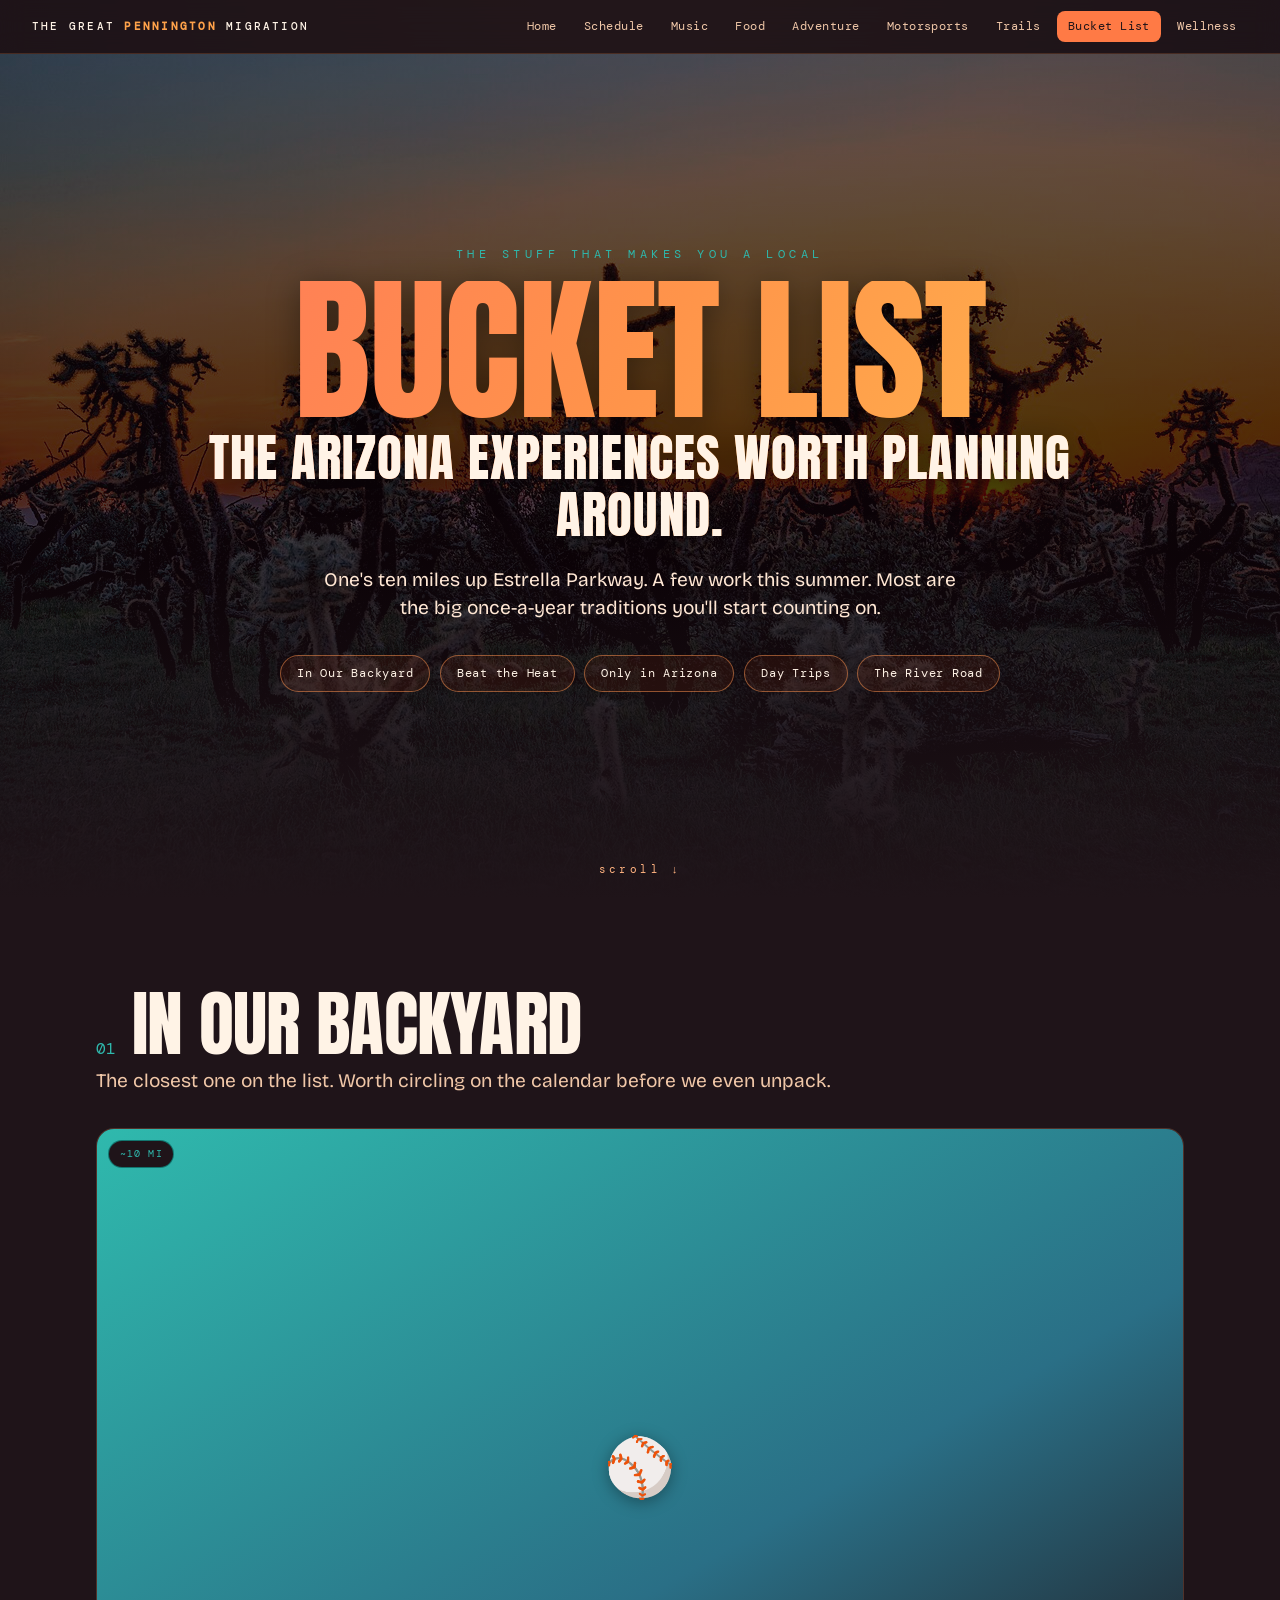
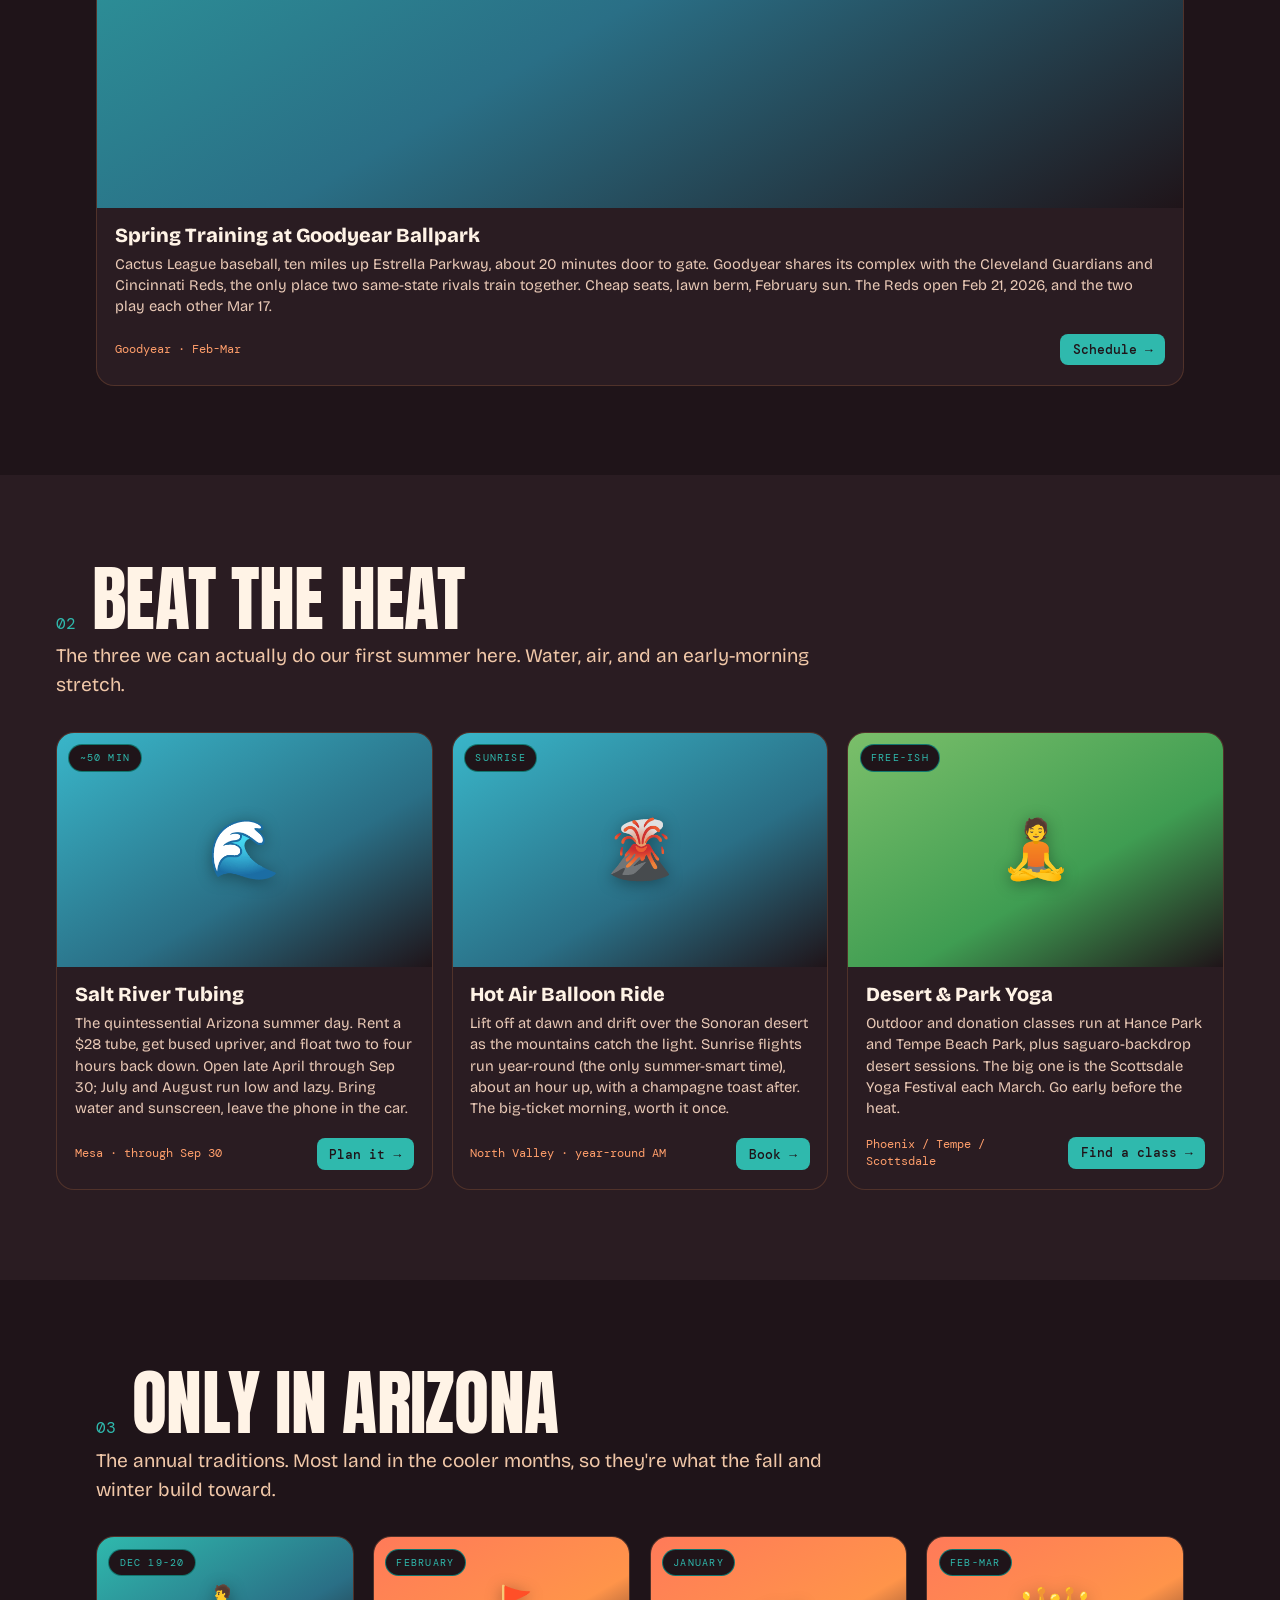
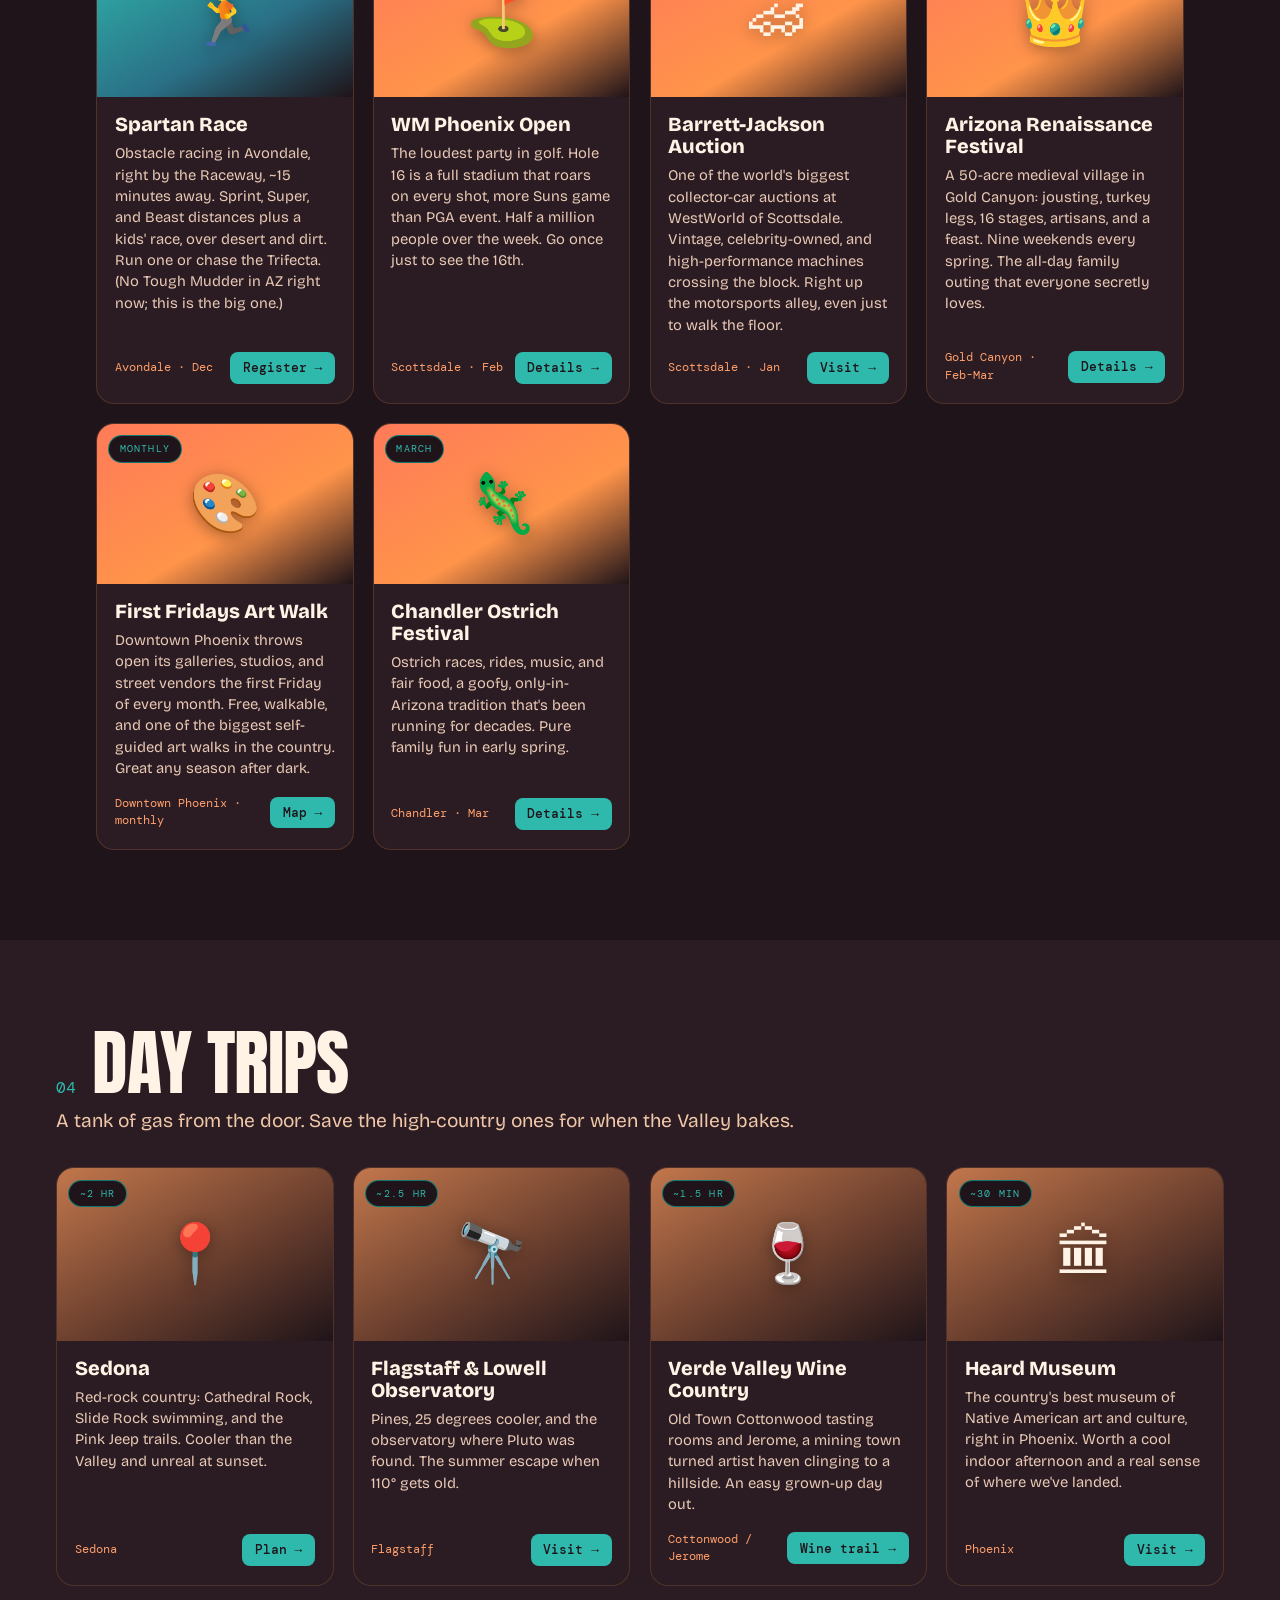
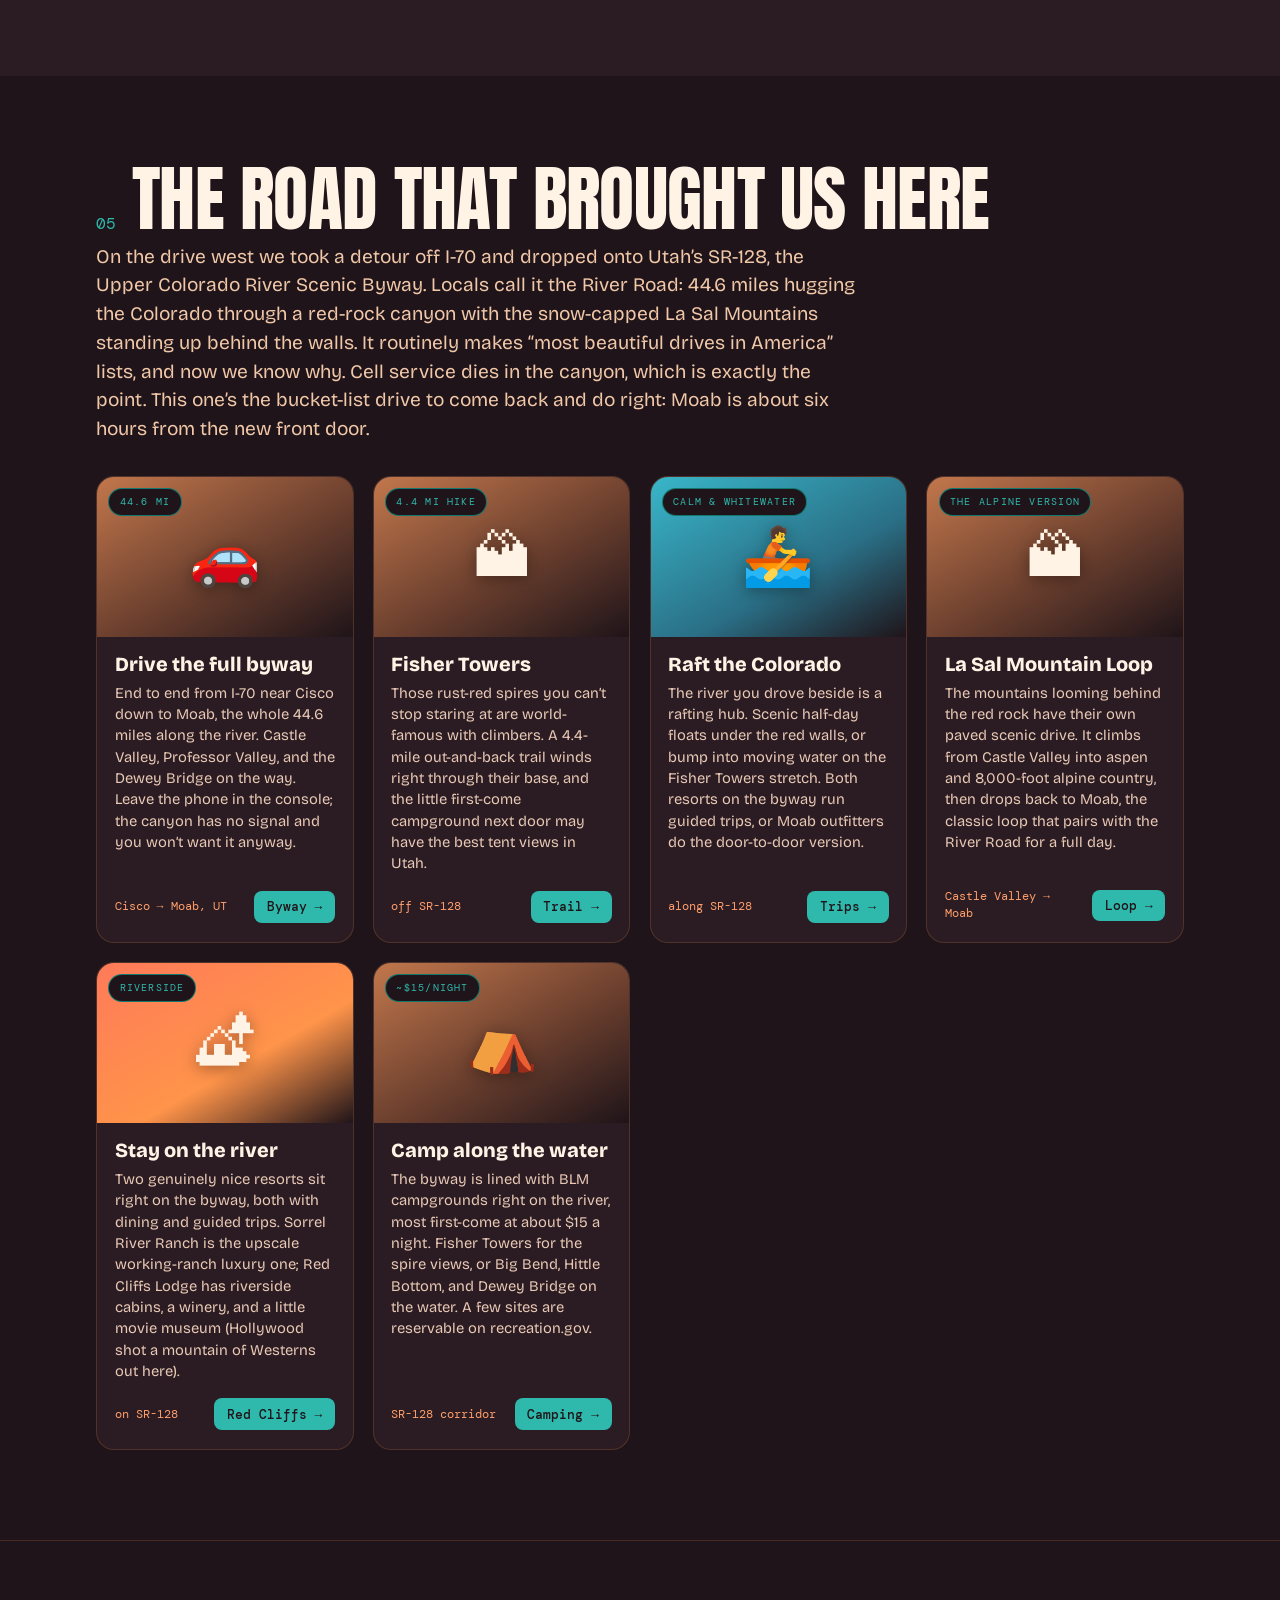
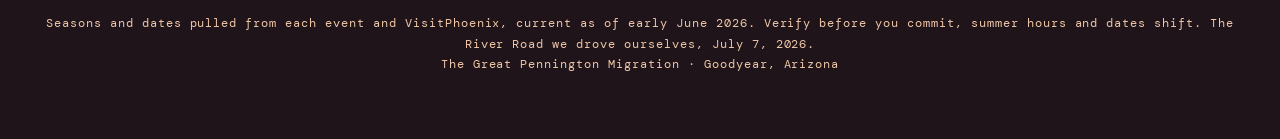
<file: bucketlist.html>
<!DOCTYPE html>
<html lang="en">
<head>
<meta charset="UTF-8">
<meta name="viewport" content="width=device-width, initial-scale=1.0">
<meta name="theme-color" content="#ff7a45">
<title>Bucket List — The Great Pennington Migration</title>
<meta name="description" content="The signature Arizona experiences: Spring Training, Salt River tubing, hot air balloons, the WM Open, Barrett-Jackson, plus the River Road we drove on the way west.">
<link rel="manifest" href="manifest.json">
<link rel="icon" href="icon-192.png">
<link rel="preconnect" href="https://fonts.googleapis.com">
<link rel="preconnect" href="https://fonts.gstatic.com" crossorigin>
<link href="https://fonts.googleapis.com/css2?family=Anton&family=Bricolage+Grotesque:opsz,wght@12..96,400;12..96,600;12..96,800&family=DM+Mono:wght@400;500&display=swap" rel="stylesheet">
<link rel="stylesheet" href="assets/site.css?v=20">
</head>
<body>

<nav class="nav">
  <a class="nav-brand" href="index.html">THE GREAT <b>PENNINGTON</b> MIGRATION</a>
  <button class="nav-toggle" aria-label="Menu" aria-expanded="false"><span></span><span></span><span></span></button>
  <div class="nav-links">
    <a href="index.html">Home</a>
    <a href="schedule.html">Schedule</a>
    <a href="music.html">Music</a>
    <a href="food.html">Food</a>
    <a href="recreation.html">Adventure</a>
    <a href="motorsports.html">Motorsports</a>
    <a href="trails.html">Trails</a>
    <a href="bucketlist.html">Bucket List</a>
    <a href="wellness.html">Wellness</a>
  </div>
</nav>

<header class="hero">
  <div class="hero-bg"><img src="assets/img/az-09.jpg" alt="Superstition Mountains at golden hour"></div>
  <div class="hero-inner">
    <div class="kicker reveal">The stuff that makes you a local</div>
    <h1 class="reveal">Bucket List<span class="line2">The Arizona experiences worth planning around.</span></h1>
    <p class="reveal">One's ten miles up Estrella Parkway. A few work this summer. Most are the big once-a-year traditions you'll start counting on.</p>
    <nav class="chips reveal">
      <a class="chip" href="#backyard">In Our Backyard</a>
      <a class="chip" href="#summer">Beat the Heat</a>
      <a class="chip" href="#signature">Only in Arizona</a>
      <a class="chip" href="#daytrips">Day Trips</a>
      <a class="chip" href="#riverroad">The River Road</a>
    </nav>
  </div>
  <div class="scroll-cue">scroll &darr;</div>
</header>

<section id="backyard">
  <div class="sec-head reveal"><span class="sec-num">01</span><h2>In our backyard</h2></div>
  <p class="sec-sub reveal">The closest one on the list. Worth circling on the calendar before we even unpack.</p>
  <div class="grid g2">
    <article class="card reveal">
      <div class="card-img tile c-sport"><span class="tag">~10 mi</span><span class="emoji">&#9918;</span></div>
      <div class="card-body"><h3>Spring Training at Goodyear Ballpark</h3>
        <p>Cactus League baseball, ten miles up Estrella Parkway, about 20 minutes door to gate. Goodyear shares its complex with the Cleveland Guardians and Cincinnati Reds, the only place two same-state rivals train together. Cheap seats, lawn berm, February sun. The Reds open Feb 21, 2026, and the two play each other Mar 17.</p>
        <div class="card-foot"><span class="dist">Goodyear &middot; Feb-Mar</span><a class="go" href="https://goodyearbp.com/spring-training-schedule/" target="_blank" rel="noopener">Schedule &rarr;</a></div>
      </div>
    </article>
  </div>
</section>

<section id="summer" class="section-dark"><div class="inner">
  <div class="sec-head reveal"><span class="sec-num">02</span><h2>Beat the heat</h2></div>
  <p class="sec-sub reveal">The three we can actually do our first summer here. Water, air, and an early-morning stretch.</p>
  <div class="grid g3">
    <article class="card reveal">
      <div class="card-img tile c-water"><span class="tag">~50 min</span><span class="emoji">&#127754;</span></div>
      <div class="card-body"><h3>Salt River Tubing</h3>
        <p>The quintessential Arizona summer day. Rent a $28 tube, get bused upriver, and float two to four hours back down. Open late April through Sep 30; July and August run low and lazy. Bring water and sunscreen, leave the phone in the car.</p>
        <div class="card-foot"><span class="dist">Mesa &middot; through Sep 30</span><a class="go" href="https://www.saltrivertubing.com" target="_blank" rel="noopener">Plan it &rarr;</a></div>
      </div>
    </article>
    <article class="card reveal">
      <div class="card-img tile c-water"><span class="tag">sunrise</span><span class="emoji">&#127755;</span></div>
      <div class="card-body"><h3>Hot Air Balloon Ride</h3>
        <p>Lift off at dawn and drift over the Sonoran desert as the mountains catch the light. Sunrise flights run year-round (the only summer-smart time), about an hour up, with a champagne toast after. The big-ticket morning, worth it once.</p>
        <div class="card-foot"><span class="dist">North Valley &middot; year-round AM</span><a class="go" href="https://hotairexpeditions.com" target="_blank" rel="noopener">Book &rarr;</a></div>
      </div>
    </article>
    <article class="card reveal">
      <div class="card-img tile c-wellness"><span class="tag">free-ish</span><span class="emoji">&#129496;</span></div>
      <div class="card-body"><h3>Desert &amp; Park Yoga</h3>
        <p>Outdoor and donation classes run at Hance Park and Tempe Beach Park, plus saguaro-backdrop desert sessions. The big one is the Scottsdale Yoga Festival each March. Go early before the heat.</p>
        <div class="card-foot"><span class="dist">Phoenix / Tempe / Scottsdale</span><a class="go" href="https://www.eventbrite.com/d/az--phoenix/outdoor-yoga/" target="_blank" rel="noopener">Find a class &rarr;</a></div>
      </div>
    </article>
  </div>
</div></section>


<section id="signature">
  <div class="sec-head reveal"><span class="sec-num">03</span><h2>Only in Arizona</h2></div>
  <p class="sec-sub reveal">The annual traditions. Most land in the cooler months, so they're what the fall and winter build toward.</p>
  <div class="grid g3">
    <article class="card reveal">
      <div class="card-img tile c-sport"><span class="tag">Dec 19-20</span><span class="emoji">&#127939;</span></div>
      <div class="card-body"><h3>Spartan Race</h3>
        <p>Obstacle racing in Avondale, right by the Raceway, ~15 minutes away. Sprint, Super, and Beast distances plus a kids' race, over desert and dirt. Run one or chase the Trifecta. (No Tough Mudder in AZ right now; this is the big one.)</p>
        <div class="card-foot"><span class="dist">Avondale &middot; Dec</span><a class="go" href="https://www.spartan.com/en/races/phoenix-arizona" target="_blank" rel="noopener">Register &rarr;</a></div>
      </div>
    </article>
    <article class="card reveal">
      <div class="card-img tile c-signature"><span class="tag">February</span><span class="emoji">&#9971;</span></div>
      <div class="card-body"><h3>WM Phoenix Open</h3>
        <p>The loudest party in golf. Hole 16 is a full stadium that roars on every shot, more Suns game than PGA event. Half a million people over the week. Go once just to see the 16th.</p>
        <div class="card-foot"><span class="dist">Scottsdale &middot; Feb</span><a class="go" href="https://wmphoenixopen.com" target="_blank" rel="noopener">Details &rarr;</a></div>
      </div>
    </article>
    <article class="card reveal">
      <div class="card-img tile c-signature"><span class="tag">January</span><span class="emoji">&#127950;</span></div>
      <div class="card-body"><h3>Barrett-Jackson Auction</h3>
        <p>One of the world's biggest collector-car auctions at WestWorld of Scottsdale. Vintage, celebrity-owned, and high-performance machines crossing the block. Right up the motorsports alley, even just to walk the floor.</p>
        <div class="card-foot"><span class="dist">Scottsdale &middot; Jan</span><a class="go" href="https://www.barrett-jackson.com" target="_blank" rel="noopener">Visit &rarr;</a></div>
      </div>
    </article>
    <article class="card reveal">
      <div class="card-img tile c-signature"><span class="tag">Feb-Mar</span><span class="emoji">&#128081;</span></div>
      <div class="card-body"><h3>Arizona Renaissance Festival</h3>
        <p>A 50-acre medieval village in Gold Canyon: jousting, turkey legs, 16 stages, artisans, and a feast. Nine weekends every spring. The all-day family outing that everyone secretly loves.</p>
        <div class="card-foot"><span class="dist">Gold Canyon &middot; Feb-Mar</span><a class="go" href="https://arizona.renfestinfo.com" target="_blank" rel="noopener">Details &rarr;</a></div>
      </div>
    </article>
    <article class="card reveal">
      <div class="card-img tile c-signature"><span class="tag">monthly</span><span class="emoji">&#127912;</span></div>
      <div class="card-body"><h3>First Fridays Art Walk</h3>
        <p>Downtown Phoenix throws open its galleries, studios, and street vendors the first Friday of every month. Free, walkable, and one of the biggest self-guided art walks in the country. Great any season after dark.</p>
        <div class="card-foot"><span class="dist">Downtown Phoenix &middot; monthly</span><a class="go" href="https://artlinkphx.org/first-fridays/" target="_blank" rel="noopener">Map &rarr;</a></div>
      </div>
    </article>
    <article class="card reveal">
      <div class="card-img tile c-signature"><span class="tag">March</span><span class="emoji">&#129422;</span></div>
      <div class="card-body"><h3>Chandler Ostrich Festival</h3>
        <p>Ostrich races, rides, music, and fair food, a goofy, only-in-Arizona tradition that's been running for decades. Pure family fun in early spring.</p>
        <div class="card-foot"><span class="dist">Chandler &middot; Mar</span><a class="go" href="https://ostrichfestival.com" target="_blank" rel="noopener">Details &rarr;</a></div>
      </div>
    </article>
  </div>
</section>

<section id="daytrips" class="section-dark"><div class="inner">
  <div class="sec-head reveal"><span class="sec-num">04</span><h2>Day trips</h2></div>
  <p class="sec-sub reveal">A tank of gas from the door. Save the high-country ones for when the Valley bakes.</p>
  <div class="grid g4">
    <article class="card reveal">
      <div class="card-img tile c-trip"><span class="tag">~2 hr</span><span class="emoji">&#128205;</span></div>
      <div class="card-body"><h3>Sedona</h3>
        <p>Red-rock country: Cathedral Rock, Slide Rock swimming, and the Pink Jeep trails. Cooler than the Valley and unreal at sunset.</p>
        <div class="card-foot"><span class="dist">Sedona</span><a class="go" href="https://visitsedona.com" target="_blank" rel="noopener">Plan &rarr;</a></div>
      </div>
    </article>
    <article class="card reveal">
      <div class="card-img tile c-trip"><span class="tag">~2.5 hr</span><span class="emoji">&#128301;</span></div>
      <div class="card-body"><h3>Flagstaff &amp; Lowell Observatory</h3>
        <p>Pines, 25 degrees cooler, and the observatory where Pluto was found. The summer escape when 110&deg; gets old.</p>
        <div class="card-foot"><span class="dist">Flagstaff</span><a class="go" href="https://lowell.edu" target="_blank" rel="noopener">Visit &rarr;</a></div>
      </div>
    </article>
    <article class="card reveal">
      <div class="card-img tile c-trip"><span class="tag">~1.5 hr</span><span class="emoji">&#127863;</span></div>
      <div class="card-body"><h3>Verde Valley Wine Country</h3>
        <p>Old Town Cottonwood tasting rooms and Jerome, a mining town turned artist haven clinging to a hillside. An easy grown-up day out.</p>
        <div class="card-foot"><span class="dist">Cottonwood / Jerome</span><a class="go" href="https://vvwinetrail.com" target="_blank" rel="noopener">Wine trail &rarr;</a></div>
      </div>
    </article>
    <article class="card reveal">
      <div class="card-img tile c-trip"><span class="tag">~30 min</span><span class="emoji">&#127963;</span></div>
      <div class="card-body"><h3>Heard Museum</h3>
        <p>The country's best museum of Native American art and culture, right in Phoenix. Worth a cool indoor afternoon and a real sense of where we've landed.</p>
        <div class="card-foot"><span class="dist">Phoenix</span><a class="go" href="https://heard.org" target="_blank" rel="noopener">Visit &rarr;</a></div>
      </div>
    </article>
  </div>
</div></section>

<section id="riverroad">
  <div class="sec-head reveal"><span class="sec-num">05</span><h2>The road that brought us here</h2></div>
  <p class="sec-sub reveal">On the drive west we took a detour off I-70 and dropped onto Utah&rsquo;s SR-128, the Upper Colorado River Scenic Byway. Locals call it the River Road: 44.6 miles hugging the Colorado through a red-rock canyon with the snow-capped La Sal Mountains standing up behind the walls. It routinely makes &ldquo;most beautiful drives in America&rdquo; lists, and now we know why. Cell service dies in the canyon, which is exactly the point. This one&rsquo;s the bucket-list drive to come back and do right: Moab is about six hours from the new front door.</p>
  <div class="grid g3">
    <article class="card reveal">
      <div class="card-img tile c-trip"><span class="tag">44.6 mi</span><span class="emoji">&#128663;</span></div>
      <div class="card-body"><h3>Drive the full byway</h3>
        <p>End to end from I-70 near Cisco down to Moab, the whole 44.6 miles along the river. Castle Valley, Professor Valley, and the Dewey Bridge on the way. Leave the phone in the console; the canyon has no signal and you won&rsquo;t want it anyway.</p>
        <div class="card-foot"><span class="dist">Cisco &rarr; Moab, UT</span><a class="go" href="https://www.discovermoab.com/places-to-go/scenic-byways/scenic-byway-u-128/" target="_blank" rel="noopener">Byway &rarr;</a></div>
      </div>
    </article>
    <article class="card reveal">
      <div class="card-img tile c-trip"><span class="tag">4.4 mi hike</span><span class="emoji">&#127956;</span></div>
      <div class="card-body"><h3>Fisher Towers</h3>
        <p>Those rust-red spires you can&rsquo;t stop staring at are world-famous with climbers. A 4.4-mile out-and-back trail winds right through their base, and the little first-come campground next door may have the best tent views in Utah.</p>
        <div class="card-foot"><span class="dist">off SR-128</span><a class="go" href="https://www.blm.gov/visit/fisher-towers" target="_blank" rel="noopener">Trail &rarr;</a></div>
      </div>
    </article>
    <article class="card reveal">
      <div class="card-img tile c-water"><span class="tag">calm &amp; whitewater</span><span class="emoji">&#128675;</span></div>
      <div class="card-body"><h3>Raft the Colorado</h3>
        <p>The river you drove beside is a rafting hub. Scenic half-day floats under the red walls, or bump into moving water on the Fisher Towers stretch. Both resorts on the byway run guided trips, or Moab outfitters do the door-to-door version.</p>
        <div class="card-foot"><span class="dist">along SR-128</span><a class="go" href="https://www.moabadventurecenter.com/colorado-river-scenic-byway" target="_blank" rel="noopener">Trips &rarr;</a></div>
      </div>
    </article>
    <article class="card reveal">
      <div class="card-img tile c-trip"><span class="tag">the alpine version</span><span class="emoji">&#127956;</span></div>
      <div class="card-body"><h3>La Sal Mountain Loop</h3>
        <p>The mountains looming behind the red rock have their own paved scenic drive. It climbs from Castle Valley into aspen and 8,000-foot alpine country, then drops back to Moab, the classic loop that pairs with the River Road for a full day.</p>
        <div class="card-foot"><span class="dist">Castle Valley &rarr; Moab</span><a class="go" href="https://www.discovermoab.com/places-to-go/scenic-byways/la-sal-mountain-loop/" target="_blank" rel="noopener">Loop &rarr;</a></div>
      </div>
    </article>
    <article class="card reveal">
      <div class="card-img tile c-signature"><span class="tag">riverside</span><span class="emoji">&#127957;</span></div>
      <div class="card-body"><h3>Stay on the river</h3>
        <p>Two genuinely nice resorts sit right on the byway, both with dining and guided trips. Sorrel River Ranch is the upscale working-ranch luxury one; Red Cliffs Lodge has riverside cabins, a winery, and a little movie museum (Hollywood shot a mountain of Westerns out here).</p>
        <div class="card-foot"><span class="dist">on SR-128</span><a class="go" href="https://www.redcliffslodge.com" target="_blank" rel="noopener">Red Cliffs &rarr;</a></div>
      </div>
    </article>
    <article class="card reveal">
      <div class="card-img tile c-trip"><span class="tag">~$15/night</span><span class="emoji">&#9978;</span></div>
      <div class="card-body"><h3>Camp along the water</h3>
        <p>The byway is lined with BLM campgrounds right on the river, most first-come at about $15 a night. Fisher Towers for the spire views, or Big Bend, Hittle Bottom, and Dewey Bridge on the water. A few sites are reservable on recreation.gov.</p>
        <div class="card-foot"><span class="dist">SR-128 corridor</span><a class="go" href="https://www.blm.gov/visit/hittle-bottom-recreation-site" target="_blank" rel="noopener">Camping &rarr;</a></div>
      </div>
    </article>
  </div>
</section>

<footer class="site-foot">
  <p>Seasons and dates pulled from each event and VisitPhoenix, current as of early June 2026. Verify before you commit, summer hours and dates shift. The River Road we drove ourselves, July 7, 2026.<br>The Great Pennington Migration &middot; Goodyear, Arizona</p>
</footer>

<script src="assets/site.js?v=12"></script>
</body>
</html>
</file>
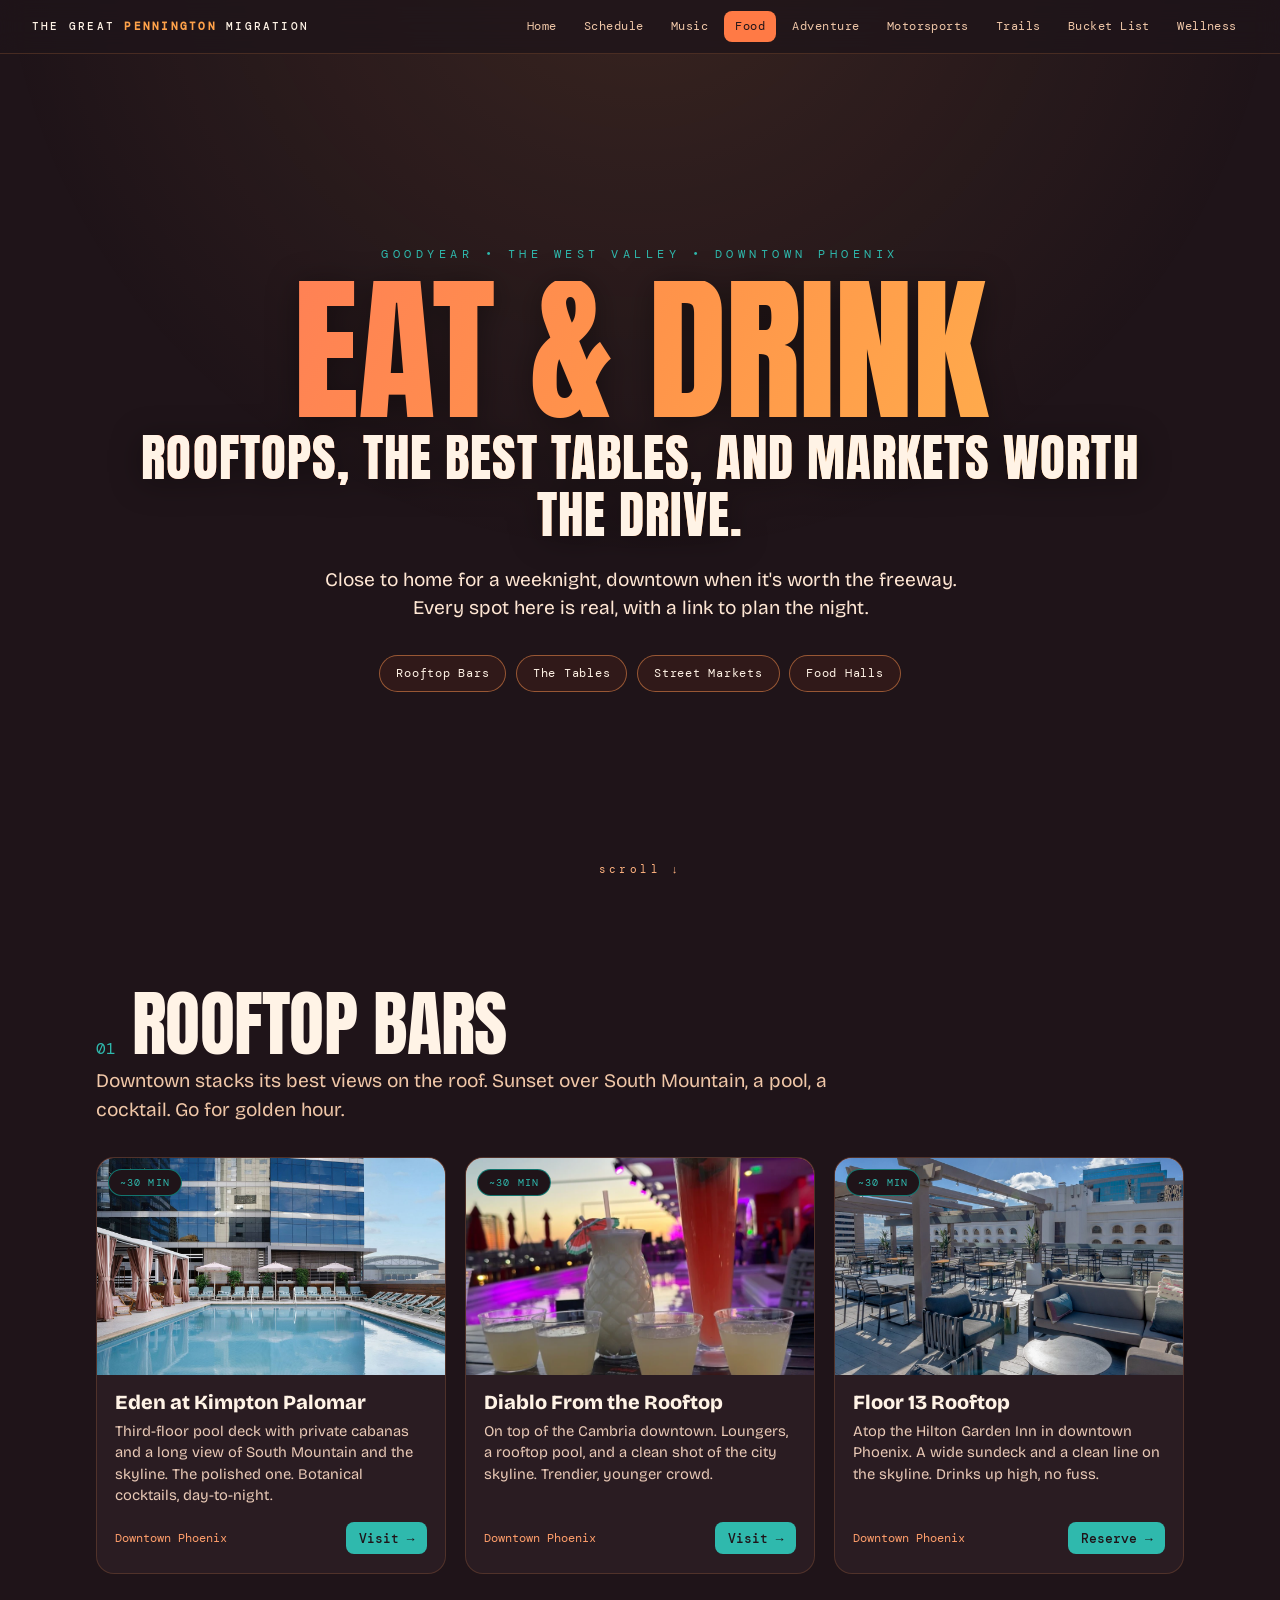
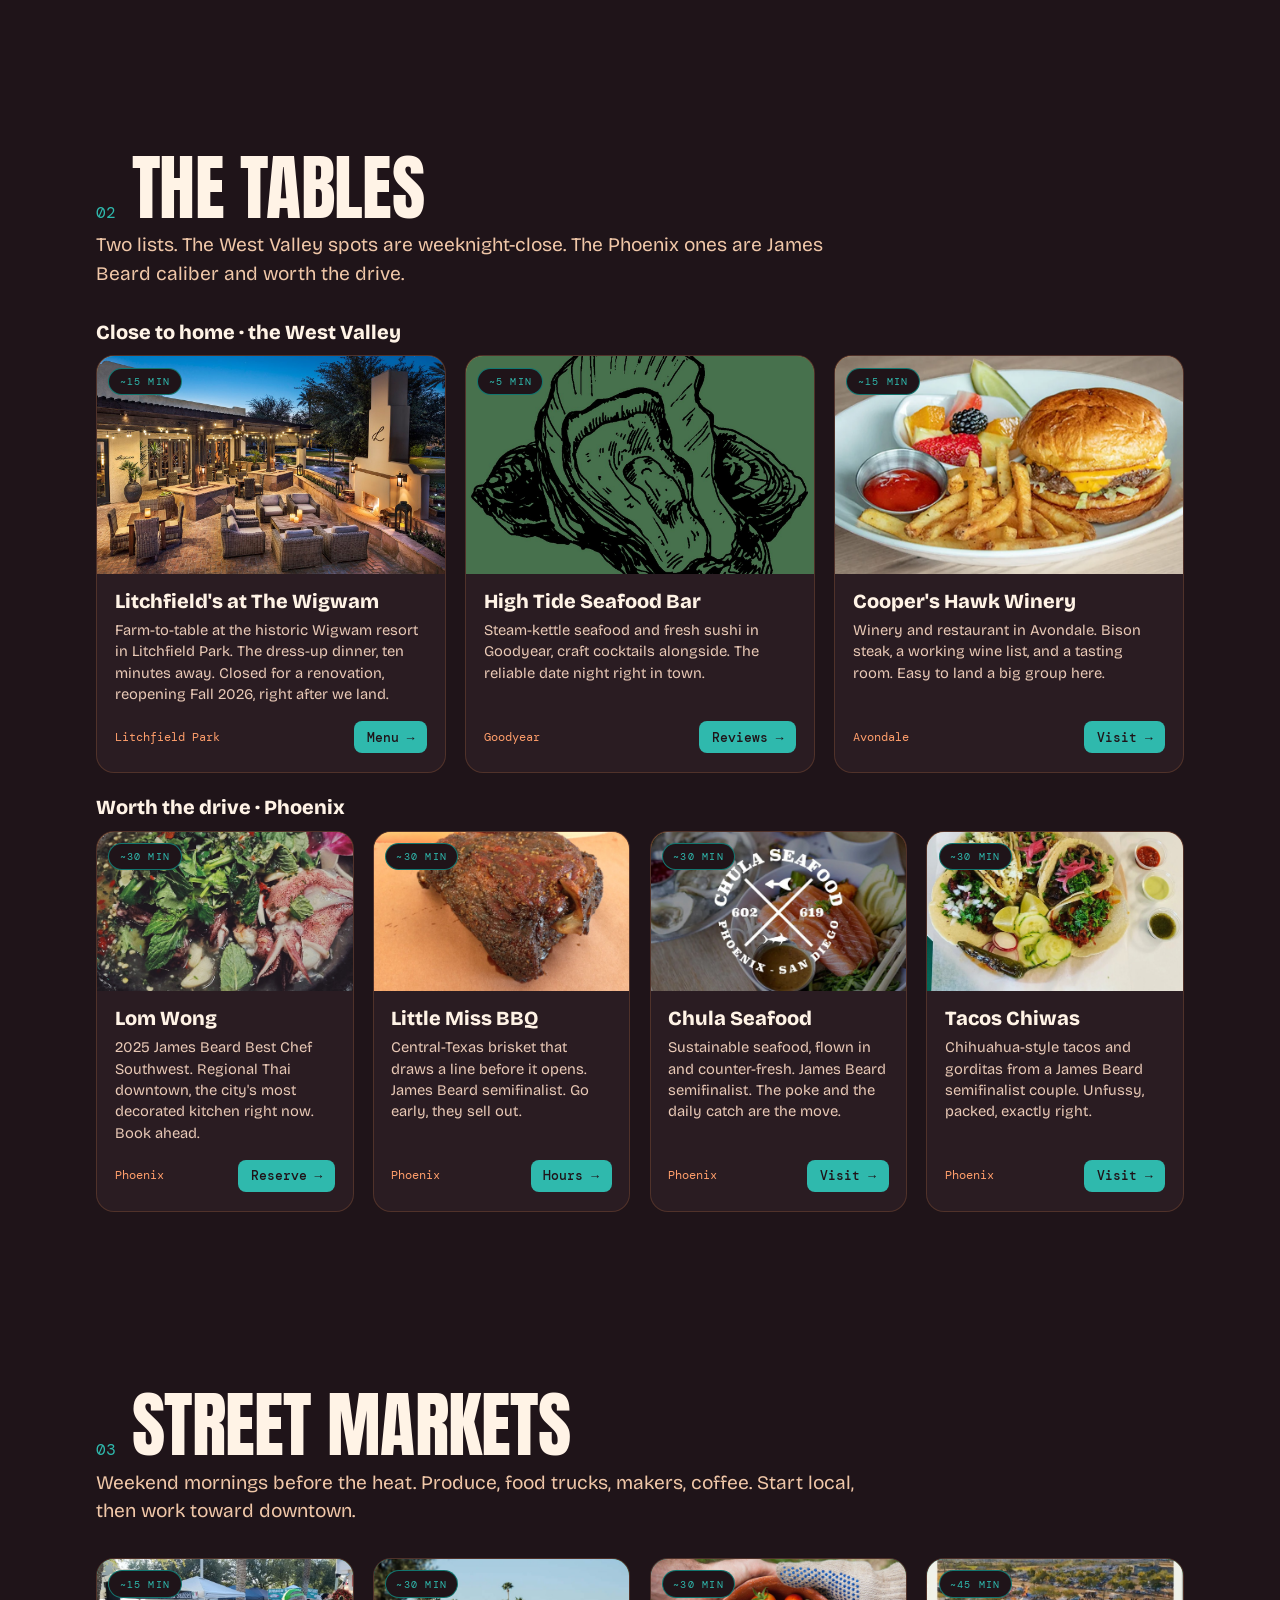
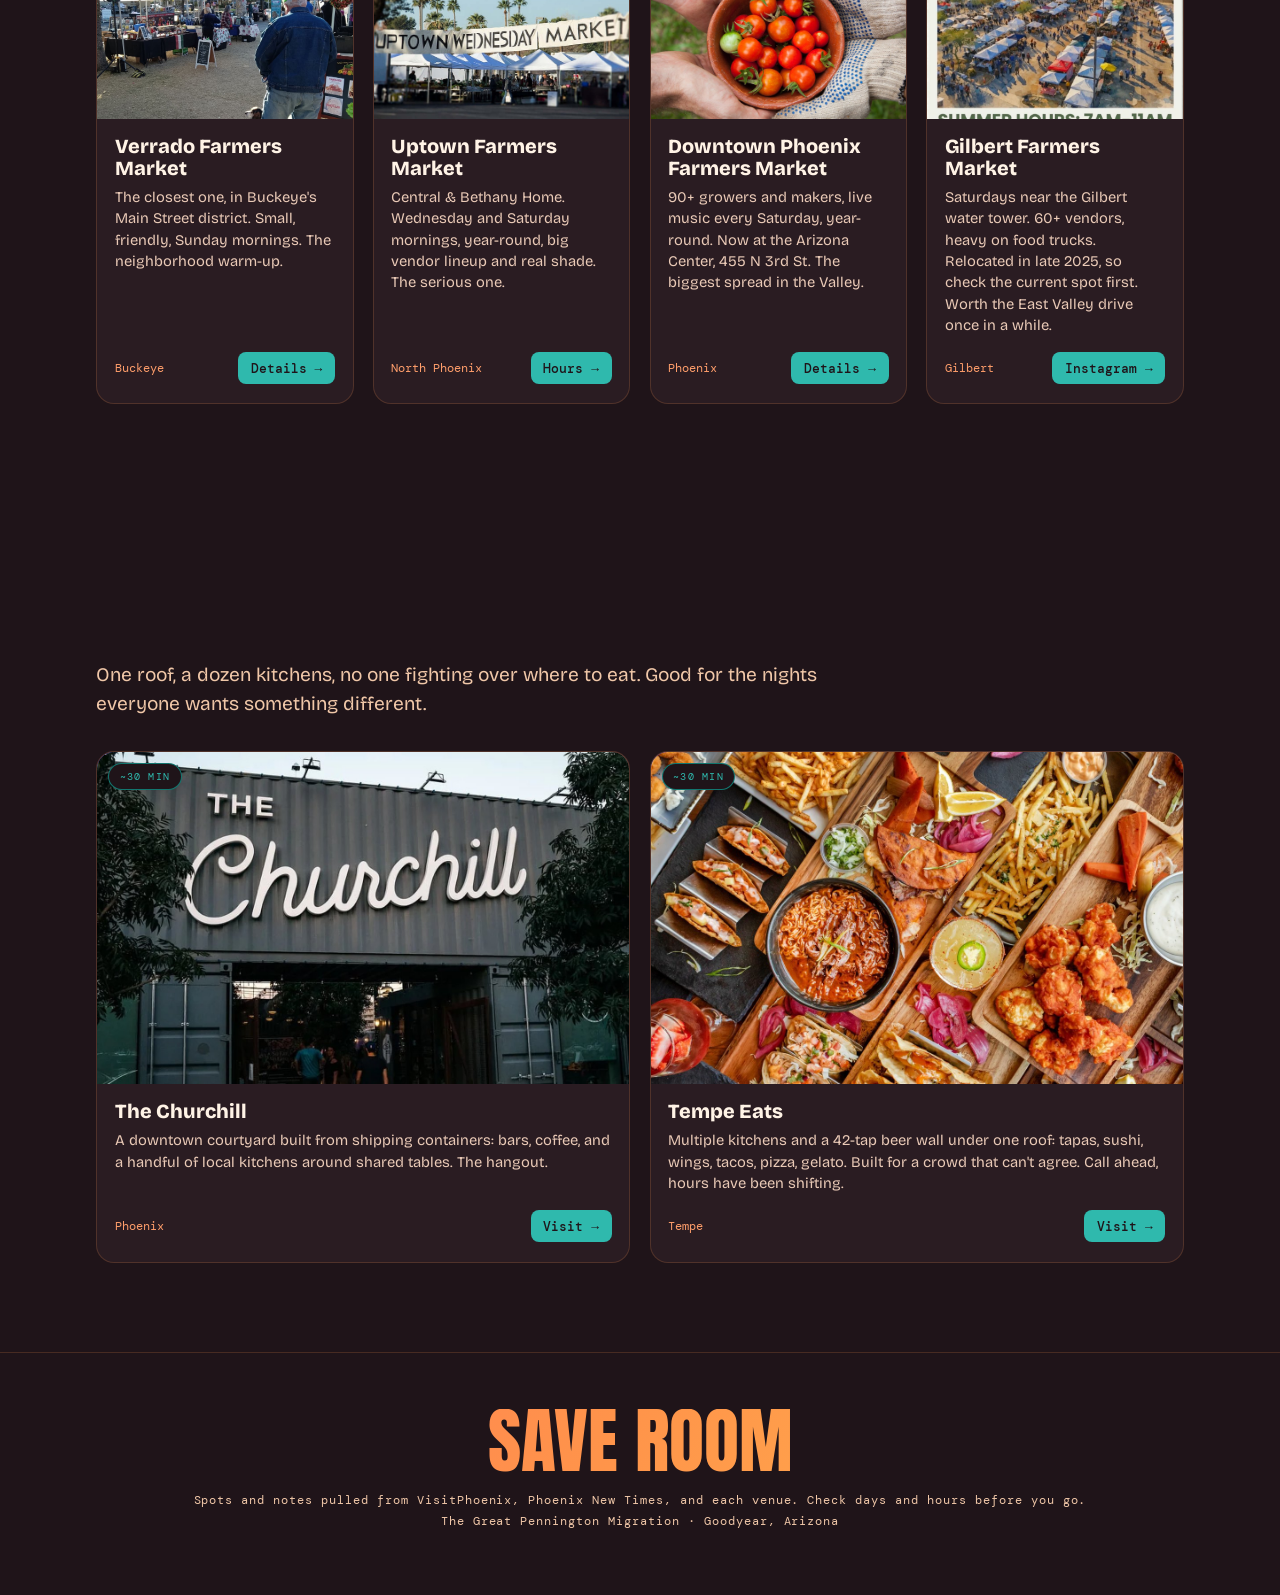
<file: food.html>
<!DOCTYPE html>
<html lang="en">
<head>
<meta charset="UTF-8">
<meta name="viewport" content="width=device-width, initial-scale=1.0">
<meta name="theme-color" content="#ff5a1f">
<title>Food &amp; Rooftops — The Great Pennington Migration</title>
<meta name="description" content="Rooftop bars, the best tables, street markets, and food halls from Goodyear into downtown Phoenix.">
<link rel="manifest" href="manifest.json">
<link rel="icon" href="icon-192.png">
<link rel="preconnect" href="https://fonts.googleapis.com">
<link rel="preconnect" href="https://fonts.gstatic.com" crossorigin>
<link href="https://fonts.googleapis.com/css2?family=Anton&family=Bricolage+Grotesque:opsz,wght@12..96,400;12..96,600;12..96,800&family=DM+Mono:wght@400;500&display=swap" rel="stylesheet">
<link rel="stylesheet" href="assets/site.css?v=12">
</head>
<body>

<nav class="nav">
  <a class="nav-brand" href="index.html">THE GREAT <b>PENNINGTON</b> MIGRATION</a>
  <button class="nav-toggle" aria-label="Menu" aria-expanded="false"><span></span><span></span><span></span></button>
  <div class="nav-links">
    <a href="index.html">Home</a>
    <a href="schedule.html">Schedule</a>
    <a href="music.html">Music</a>
    <a href="food.html">Food</a>
    <a href="recreation.html">Adventure</a>
    <a href="motorsports.html">Motorsports</a>
    <a href="trails.html">Trails</a>
    <a href="bucketlist.html">Bucket List</a>
    <a href="wellness.html">Wellness</a>
  </div>
</nav>

<header class="hero">
  <div class="hero-inner">
    <div class="kicker reveal">Goodyear &bull; the West Valley &bull; downtown Phoenix</div>
    <h1 class="reveal">Eat &amp; Drink<span class="line2">Rooftops, the best tables, and markets worth the drive.</span></h1>
    <p class="reveal">Close to home for a weeknight, downtown when it's worth the freeway. Every spot here is real, with a link to plan the night.</p>
    <nav class="chips reveal">
      <a class="chip" href="#roof">Rooftop Bars</a>
      <a class="chip" href="#tables">The Tables</a>
      <a class="chip" href="#markets">Street Markets</a>
      <a class="chip" href="#halls">Food Halls</a>
    </nav>
  </div>
  <div class="scroll-cue">scroll &darr;</div>
</header>

<section id="roof">
  <div class="sec-head reveal"><span class="sec-num">01</span><h2>Rooftop Bars</h2></div>
  <p class="sec-sub reveal">Downtown stacks its best views on the roof. Sunset over South Mountain, a pool, a cocktail. Go for golden hour.</p>
  <div class="grid g2">
    <article class="card reveal">
      <div class="card-img tile c-roof"><span class="tag">~30 min</span><span class="emoji">&#127864;</span><img src="assets/img/food-eden.jpg" alt="Eden rooftop pool deck at Kimpton Palomar, Phoenix skyline at dusk" loading="lazy" onerror="this.remove()"></div>
      <div class="card-body"><h3>Eden at Kimpton Palomar</h3>
        <p>Third-floor pool deck with private cabanas and a long view of South Mountain and the skyline. The polished one. Botanical cocktails, day-to-night.</p>
        <div class="card-foot"><span class="dist">Downtown Phoenix</span><a class="go" href="https://www.kimptonpalomarphoenix.com" target="_blank" rel="noopener">Visit &rarr;</a></div>
      </div>
    </article>
    <article class="card reveal">
      <div class="card-img tile c-roof"><span class="tag">~30 min</span><span class="emoji">&#128293;</span><img src="assets/img/food-diablo.webp" alt="Diablo rooftop pool and skyline view atop the Cambria, downtown Phoenix" loading="lazy" onerror="this.remove()"></div>
      <div class="card-body"><h3>Diablo From the Rooftop</h3>
        <p>On top of the Cambria downtown. Loungers, a rooftop pool, and a clean shot of the city skyline. Trendier, younger crowd.</p>
        <div class="card-foot"><span class="dist">Downtown Phoenix</span><a class="go" href="https://www.choicehotels.com/arizona/phoenix/cambria-hotels/az260" target="_blank" rel="noopener">Visit &rarr;</a></div>
      </div>
    </article>
    <article class="card reveal">
      <div class="card-img tile c-roof"><span class="tag">~30 min</span><span class="emoji">&#127962;</span><img src="assets/img/food-floor13.jpg" alt="Floor 13 rooftop sundeck over the downtown Phoenix skyline" loading="lazy" onerror="this.remove()"></div>
      <div class="card-body"><h3>Floor 13 Rooftop</h3>
        <p>Atop the Hilton Garden Inn in downtown Phoenix. A wide sundeck and a clean line on the skyline. Drinks up high, no fuss.</p>
        <div class="card-foot"><span class="dist">Downtown Phoenix</span><a class="go" href="https://www.opentable.com/r/floor-13-rooftop-bar-phoenix" target="_blank" rel="noopener">Reserve &rarr;</a></div>
      </div>
    </article>
  </div>
</section>

<section id="tables">
  <div class="sec-head reveal"><span class="sec-num">02</span><h2>The Tables</h2></div>
  <p class="sec-sub reveal">Two lists. The West Valley spots are weeknight-close. The Phoenix ones are James Beard caliber and worth the drive.</p>

  <h3 class="reveal mb-s">Close to home &middot; the West Valley</h3>
  <div class="grid g3 mb-m">
    <article class="card reveal">
      <div class="card-img tile c-table"><span class="tag">~15 min</span><span class="emoji">&#127869;</span><img src="assets/img/food-litchfields.jpg" alt="Litchfield's dining patio at The Wigwam resort, Litchfield Park" loading="lazy" onerror="this.remove()"></div>
      <div class="card-body"><h3>Litchfield's at The Wigwam</h3>
        <p>Farm-to-table at the historic Wigwam resort in Litchfield Park. The dress-up dinner, ten minutes away. Closed for a renovation, reopening Fall 2026, right after we land.</p>
        <div class="card-foot"><span class="dist">Litchfield Park</span><a class="go" href="https://www.wigwamarizona.com" target="_blank" rel="noopener">Menu &rarr;</a></div>
      </div>
    </article>
    <article class="card reveal">
      <div class="card-img tile c-table"><span class="tag">~5 min</span><span class="emoji">&#127844;</span><img src="assets/img/food-hightide.jpg" alt="Steam-kettle seafood and sushi at High Tide, Goodyear" loading="lazy" onerror="this.remove()"></div>
      <div class="card-body"><h3>High Tide Seafood Bar</h3>
        <p>Steam-kettle seafood and fresh sushi in Goodyear, craft cocktails alongside. The reliable date night right in town.</p>
        <div class="card-foot"><span class="dist">Goodyear</span><a class="go" href="https://www.yelp.com/biz/high-tide-seafood-bar-and-grill-goodyear" target="_blank" rel="noopener">Reviews &rarr;</a></div>
      </div>
    </article>
    <article class="card reveal">
      <div class="card-img tile c-table"><span class="tag">~15 min</span><span class="emoji">&#127863;</span><img src="assets/img/food-coopershawk.webp" alt="Cooper's Hawk Winery dining room and wine, Avondale" loading="lazy" onerror="this.remove()"></div>
      <div class="card-body"><h3>Cooper's Hawk Winery</h3>
        <p>Winery and restaurant in Avondale. Bison steak, a working wine list, and a tasting room. Easy to land a big group here.</p>
        <div class="card-foot"><span class="dist">Avondale</span><a class="go" href="https://coopershawkwinery.com/locations/avondale" target="_blank" rel="noopener">Visit &rarr;</a></div>
      </div>
    </article>
  </div>

  <h3 class="reveal mb-s">Worth the drive &middot; Phoenix</h3>
  <div class="grid g4">
    <article class="card reveal">
      <div class="card-img tile c-table"><span class="tag">~30 min</span><span class="emoji">&#127858;</span><img src="assets/img/food-lomwong.jpg" alt="Regional Thai dishes at Lom Wong, downtown Phoenix" loading="lazy" onerror="this.remove()"></div>
      <div class="card-body"><h3>Lom Wong</h3>
        <p>2025 James Beard Best Chef Southwest. Regional Thai downtown, the city's most decorated kitchen right now. Book ahead.</p>
        <div class="card-foot"><span class="dist">Phoenix</span><a class="go" href="https://www.lomwongphx.com" target="_blank" rel="noopener">Reserve &rarr;</a></div>
      </div>
    </article>
    <article class="card reveal">
      <div class="card-img tile c-table"><span class="tag">~30 min</span><span class="emoji">&#129385;</span><img src="assets/img/food-littlemiss.jpg" alt="Brisket and ribs tray at Little Miss BBQ, Phoenix" loading="lazy" onerror="this.remove()"></div>
      <div class="card-body"><h3>Little Miss BBQ</h3>
        <p>Central-Texas brisket that draws a line before it opens. James Beard semifinalist. Go early, they sell out.</p>
        <div class="card-foot"><span class="dist">Phoenix</span><a class="go" href="https://www.littlemissbbq.com" target="_blank" rel="noopener">Hours &rarr;</a></div>
      </div>
    </article>
    <article class="card reveal">
      <div class="card-img tile c-table"><span class="tag">~30 min</span><span class="emoji">&#129425;</span><img src="assets/img/food-chula.jpg" alt="Fresh poke and daily catch at Chula Seafood, Phoenix" loading="lazy" onerror="this.remove()"></div>
      <div class="card-body"><h3>Chula Seafood</h3>
        <p>Sustainable seafood, flown in and counter-fresh. James Beard semifinalist. The poke and the daily catch are the move.</p>
        <div class="card-foot"><span class="dist">Phoenix</span><a class="go" href="https://www.chulaseafood.com" target="_blank" rel="noopener">Visit &rarr;</a></div>
      </div>
    </article>
    <article class="card reveal">
      <div class="card-img tile c-table"><span class="tag">~30 min</span><span class="emoji">&#127790;</span><img src="assets/img/food-tacoschiwas.jpg" alt="Chihuahua-style tacos and gorditas at Tacos Chiwas, Phoenix" loading="lazy" onerror="this.remove()"></div>
      <div class="card-body"><h3>Tacos Chiwas</h3>
        <p>Chihuahua-style tacos and gorditas from a James Beard semifinalist couple. Unfussy, packed, exactly right.</p>
        <div class="card-foot"><span class="dist">Phoenix</span><a class="go" href="https://www.tacoschiwas.com" target="_blank" rel="noopener">Visit &rarr;</a></div>
      </div>
    </article>
  </div>
</section>

<section id="markets">
  <div class="sec-head reveal"><span class="sec-num">03</span><h2>Street Markets</h2></div>
  <p class="sec-sub reveal">Weekend mornings before the heat. Produce, food trucks, makers, coffee. Start local, then work toward downtown.</p>
  <div class="grid g4">
    <article class="card reveal">
      <div class="card-img tile c-market"><span class="tag">~15 min</span><span class="emoji">&#127813;</span><img src="assets/img/food-verrado.jpg" alt="Verrado Farmers Market on Main Street, Buckeye" loading="lazy" onerror="this.remove()"></div>
      <div class="card-body"><h3>Verrado Farmers Market</h3>
        <p>The closest one, in Buckeye's Main Street district. Small, friendly, Sunday mornings. The neighborhood warm-up.</p>
        <div class="card-foot"><span class="dist">Buckeye</span><a class="go" href="https://verrado.com" target="_blank" rel="noopener">Details &rarr;</a></div>
      </div>
    </article>
    <article class="card reveal">
      <div class="card-img tile c-market"><span class="tag">~30 min</span><span class="emoji">&#129362;</span><img src="assets/img/food-uptown.jpg" alt="Produce stalls at Uptown Farmers Market, North Phoenix" loading="lazy" onerror="this.remove()"></div>
      <div class="card-body"><h3>Uptown Farmers Market</h3>
        <p>Central &amp; Bethany Home. Wednesday and Saturday mornings, year-round, big vendor lineup and real shade. The serious one.</p>
        <div class="card-foot"><span class="dist">North Phoenix</span><a class="go" href="https://uptownmarketaz.com" target="_blank" rel="noopener">Hours &rarr;</a></div>
      </div>
    </article>
    <article class="card reveal">
      <div class="card-img tile c-market"><span class="tag">~30 min</span><span class="emoji">&#127869;</span><img src="assets/img/food-dtphxmarket.jpg" alt="Downtown Phoenix Farmers Market crowd and live music" loading="lazy" onerror="this.remove()"></div>
      <div class="card-body"><h3>Downtown Phoenix Farmers Market</h3>
        <p>90+ growers and makers, live music every Saturday, year-round. Now at the Arizona Center, 455 N 3rd St. The biggest spread in the Valley.</p>
        <div class="card-foot"><span class="dist">Phoenix</span><a class="go" href="https://www.visitphoenix.com/things-to-do/shopping/farmers-markets/" target="_blank" rel="noopener">Details &rarr;</a></div>
      </div>
    </article>
    <article class="card reveal">
      <div class="card-img tile c-market"><span class="tag">~45 min</span><span class="emoji">&#128666;</span><img src="assets/img/food-gilbert.jpg" alt="Gilbert Farmers Market food trucks under the water tower" loading="lazy" onerror="this.remove()"></div>
      <div class="card-body"><h3>Gilbert Farmers Market</h3>
        <p>Saturdays near the Gilbert water tower. 60+ vendors, heavy on food trucks. Relocated in late 2025, so check the current spot first. Worth the East Valley drive once in a while.</p>
        <div class="card-foot"><span class="dist">Gilbert</span><a class="go" href="https://www.instagram.com/gilbertmarket" target="_blank" rel="noopener">Instagram &rarr;</a></div>
      </div>
    </article>
  </div>
</section>

<section id="halls">
  <div class="sec-head reveal"><span class="sec-num">04</span><h2>Food Halls</h2></div>
  <p class="sec-sub reveal">One roof, a dozen kitchens, no one fighting over where to eat. Good for the nights everyone wants something different.</p>
  <div class="grid g2">
    <article class="card reveal">
      <div class="card-img tile c-hall"><span class="tag">~30 min</span><span class="emoji">&#127977;</span><img src="assets/img/food-churchill.jpg" alt="The Churchill shipping-container food hall courtyard, downtown Phoenix" loading="lazy" onerror="this.remove()"></div>
      <div class="card-body"><h3>The Churchill</h3>
        <p>A downtown courtyard built from shipping containers: bars, coffee, and a handful of local kitchens around shared tables. The hangout.</p>
        <div class="card-foot"><span class="dist">Phoenix</span><a class="go" href="https://www.thechurchillphx.com" target="_blank" rel="noopener">Visit &rarr;</a></div>
      </div>
    </article>
    <article class="card reveal">
      <div class="card-img tile c-hall"><span class="tag">~30 min</span><span class="emoji">&#127828;</span><img src="assets/img/food-tempeeats.jpg" alt="Tempe Eats food hall interior with multiple kitchens" loading="lazy" onerror="this.remove()"></div>
      <div class="card-body"><h3>Tempe Eats</h3>
        <p>Multiple kitchens and a 42-tap beer wall under one roof: tapas, sushi, wings, tacos, pizza, gelato. Built for a crowd that can't agree. Call ahead, hours have been shifting.</p>
        <div class="card-foot"><span class="dist">Tempe</span><a class="go" href="https://tempeeats.com" target="_blank" rel="noopener">Visit &rarr;</a></div>
      </div>
    </article>
  </div>
</section>

<footer class="site-foot">
  <div class="big">Save room</div>
  <p>Spots and notes pulled from VisitPhoenix, Phoenix New Times, and each venue. Check days and hours before you go.<br>The Great Pennington Migration &middot; Goodyear, Arizona</p>
</footer>

<script src="assets/site.js?v=12"></script>
</body>
</html>
</file>
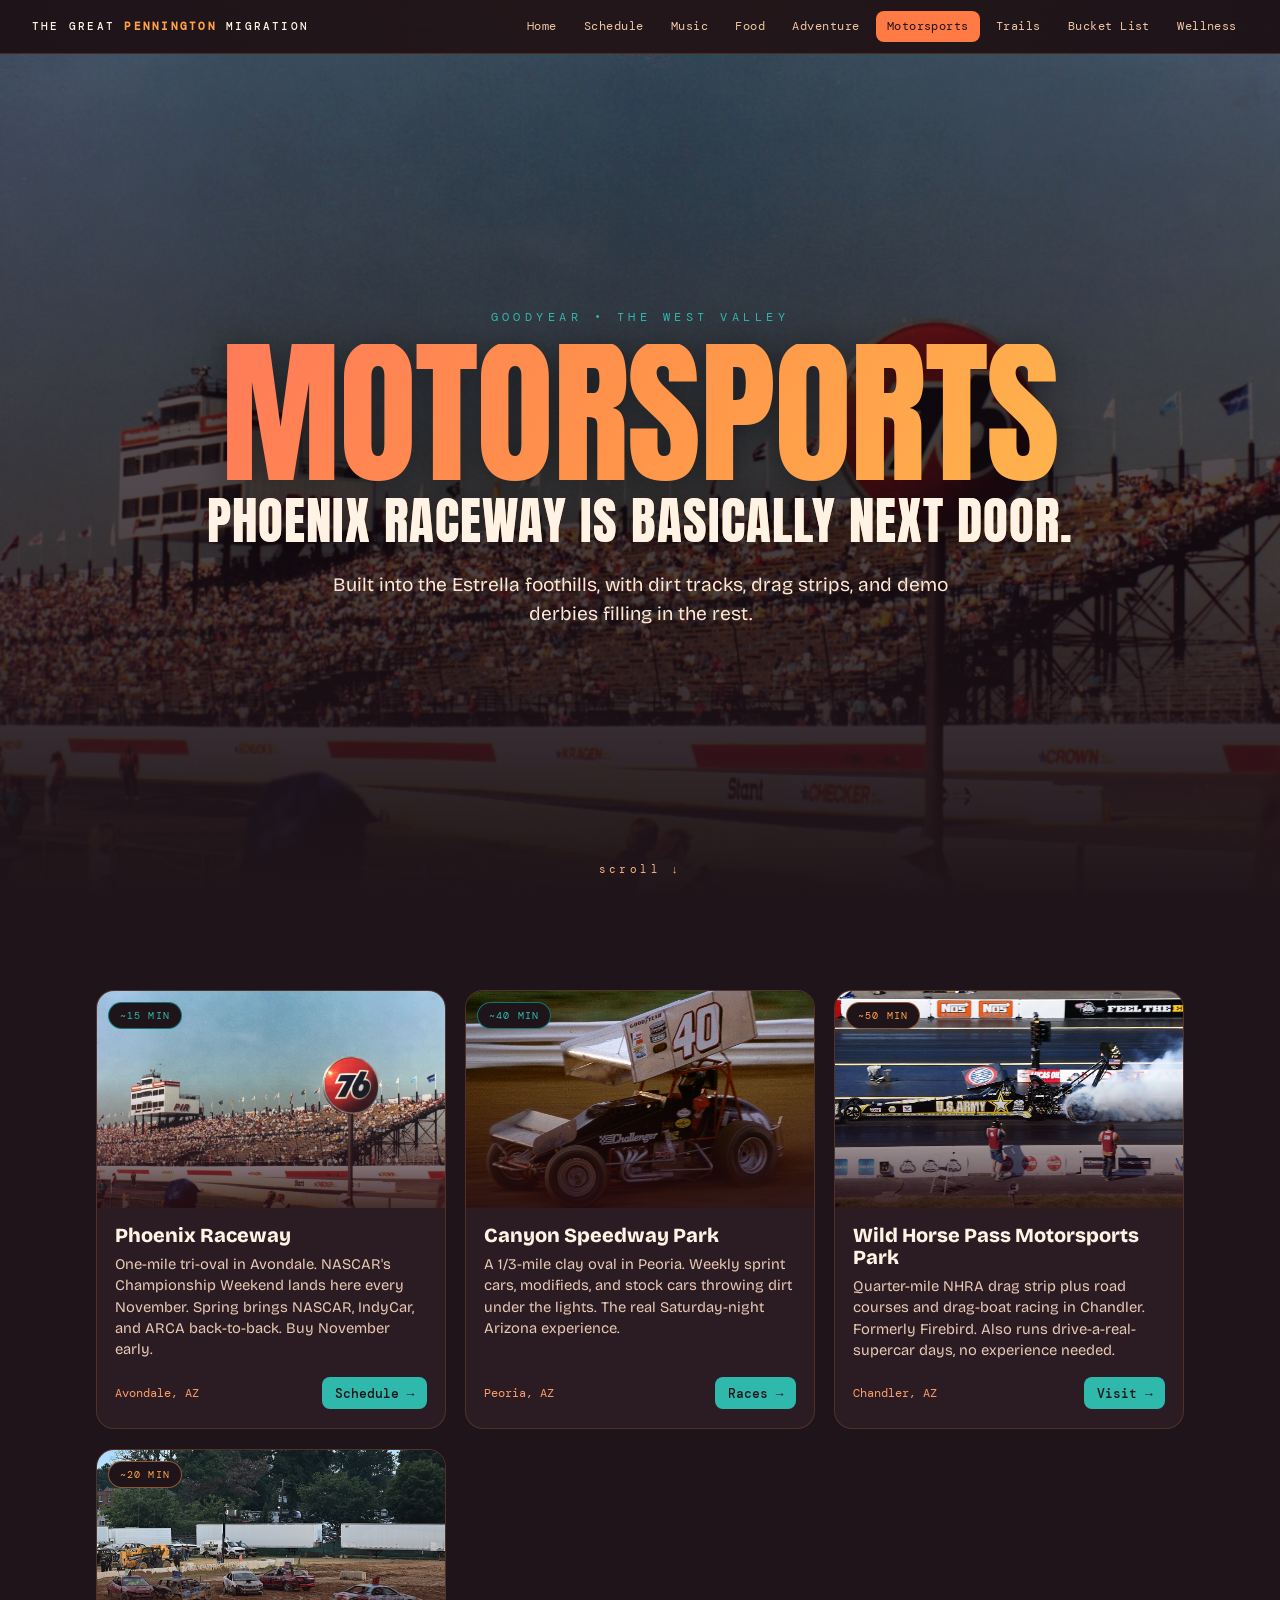
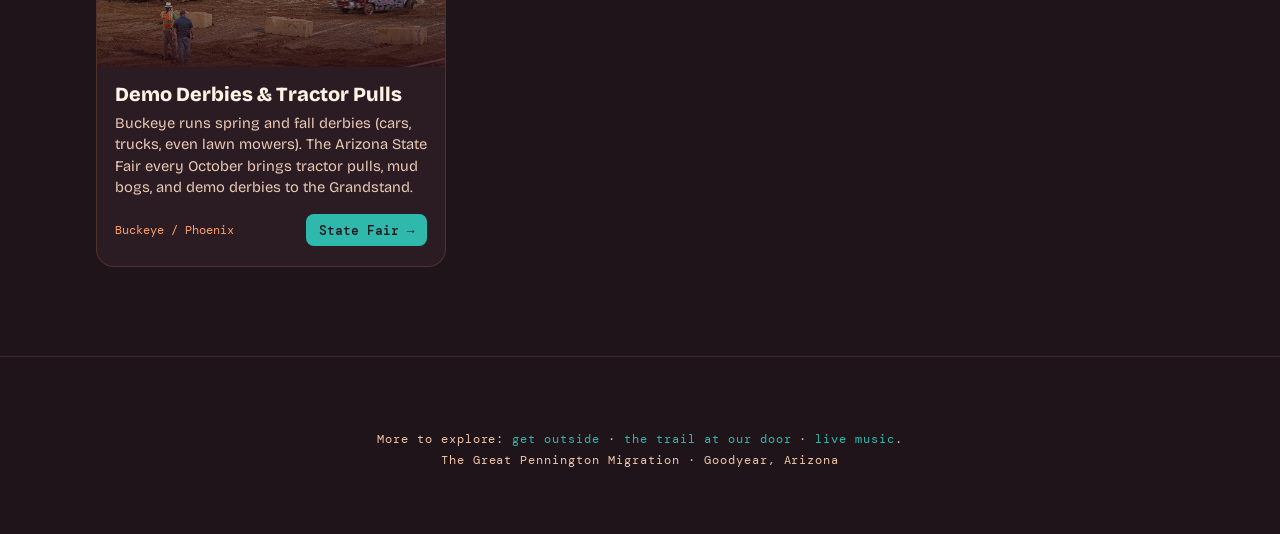
<file: motorsports.html>
<!DOCTYPE html>
<html lang="en">
<head>
<meta charset="UTF-8">
<meta name="viewport" content="width=device-width, initial-scale=1.0">
<meta name="theme-color" content="#ff7a45">
<title>Motorsports — The Great Pennington Migration</title>
<meta name="description" content="Phoenix Raceway, dirt ovals, drag strips, and demo derbies, all within reach of Estrella Mountain Ranch.">
<link rel="manifest" href="manifest.json">
<link rel="icon" href="icon-192.png">
<link rel="preconnect" href="https://fonts.googleapis.com">
<link rel="preconnect" href="https://fonts.gstatic.com" crossorigin>
<link href="https://fonts.googleapis.com/css2?family=Anton&family=Bricolage+Grotesque:opsz,wght@12..96,400;12..96,600;12..96,800&family=DM+Mono:wght@400;500&display=swap" rel="stylesheet">
<link rel="stylesheet" href="assets/site.css?v=12">
</head>
<body>

<nav class="nav">
  <a class="nav-brand" href="index.html">THE GREAT <b>PENNINGTON</b> MIGRATION</a>
  <button class="nav-toggle" aria-label="Menu" aria-expanded="false"><span></span><span></span><span></span></button>
  <div class="nav-links">
    <a href="index.html">Home</a>
    <a href="schedule.html">Schedule</a>
    <a href="music.html">Music</a>
    <a href="food.html">Food</a>
    <a href="recreation.html">Adventure</a>
    <a href="motorsports.html">Motorsports</a>
    <a href="trails.html">Trails</a>
    <a href="bucketlist.html">Bucket List</a>
    <a href="wellness.html">Wellness</a>
  </div>
</nav>

<header class="hero">
  <div class="hero-bg"><img src="assets/img/az-02.jpg" alt="Phoenix Raceway grandstands"></div>
  <div class="hero-inner">
    <div class="kicker reveal">Goodyear &bull; the West Valley</div>
    <h1 class="reveal">Motorsports<span class="line2">Phoenix Raceway is basically next door.</span></h1>
    <p class="reveal">Built into the Estrella foothills, with dirt tracks, drag strips, and demo derbies filling in the rest.</p>
  </div>
  <div class="scroll-cue">scroll &darr;</div>
</header>

<section>
  <div class="grid g2">
    <article class="card reveal">
      <div class="card-img"><span class="tag">~15 min</span><img src="assets/img/az-02.jpg" alt="Phoenix Raceway grandstands" loading="lazy"></div>
      <div class="card-body"><h3>Phoenix Raceway</h3>
        <p>One-mile tri-oval in Avondale. NASCAR's Championship Weekend lands here every November. Spring brings NASCAR, IndyCar, and ARCA back-to-back. Buy November early.</p>
        <div class="card-foot"><span class="dist">Avondale, AZ</span><a class="go" href="https://www.phoenixraceway.com" target="_blank" rel="noopener">Schedule &rarr;</a></div>
      </div>
    </article>
    <article class="card reveal">
      <div class="card-img"><span class="tag">~40 min</span><img src="assets/img/az-03.jpg" alt="Sprint car racing" loading="lazy"></div>
      <div class="card-body"><h3>Canyon Speedway Park</h3>
        <p>A 1/3-mile clay oval in Peoria. Weekly sprint cars, modifieds, and stock cars throwing dirt under the lights. The real Saturday-night Arizona experience.</p>
        <div class="card-foot"><span class="dist">Peoria, AZ</span><a class="go" href="https://www.canyonspeedwaypark.com" target="_blank" rel="noopener">Races &rarr;</a></div>
      </div>
    </article>
    <article class="card reveal">
      <div class="card-img"><span class="tag drive">~50 min</span><img src="assets/img/az-04.jpg" alt="NHRA drag racing" loading="lazy"></div>
      <div class="card-body"><h3>Wild Horse Pass Motorsports Park</h3>
        <p>Quarter-mile NHRA drag strip plus road courses and drag-boat racing in Chandler. Formerly Firebird. Also runs drive-a-real-supercar days, no experience needed.</p>
        <div class="card-foot"><span class="dist">Chandler, AZ</span><a class="go" href="https://wildhorsepassmotorsportspark.com" target="_blank" rel="noopener">Visit &rarr;</a></div>
      </div>
    </article>
    <article class="card reveal">
      <div class="card-img"><span class="tag drive">~20 min</span><img src="assets/img/az-05.jpg" alt="Demolition derby" loading="lazy"></div>
      <div class="card-body"><h3>Demo Derbies &amp; Tractor Pulls</h3>
        <p>Buckeye runs spring and fall derbies (cars, trucks, even lawn mowers). The Arizona State Fair every October brings tractor pulls, mud bogs, and demo derbies to the Grandstand.</p>
        <div class="card-foot"><span class="dist">Buckeye / Phoenix</span><a class="go" href="https://azstatefair.com" target="_blank" rel="noopener">State Fair &rarr;</a></div>
      </div>
    </article>
  </div>
</section>

<footer class="site-foot">
  <p>More to explore: <a href="recreation.html">get outside</a> &middot; <a href="trails.html">the trail at our door</a> &middot; <a href="music.html">live music</a>.<br>The Great Pennington Migration &middot; Goodyear, Arizona</p>
</footer>

<script src="assets/site.js?v=12"></script>
</body>
</html>
</file>
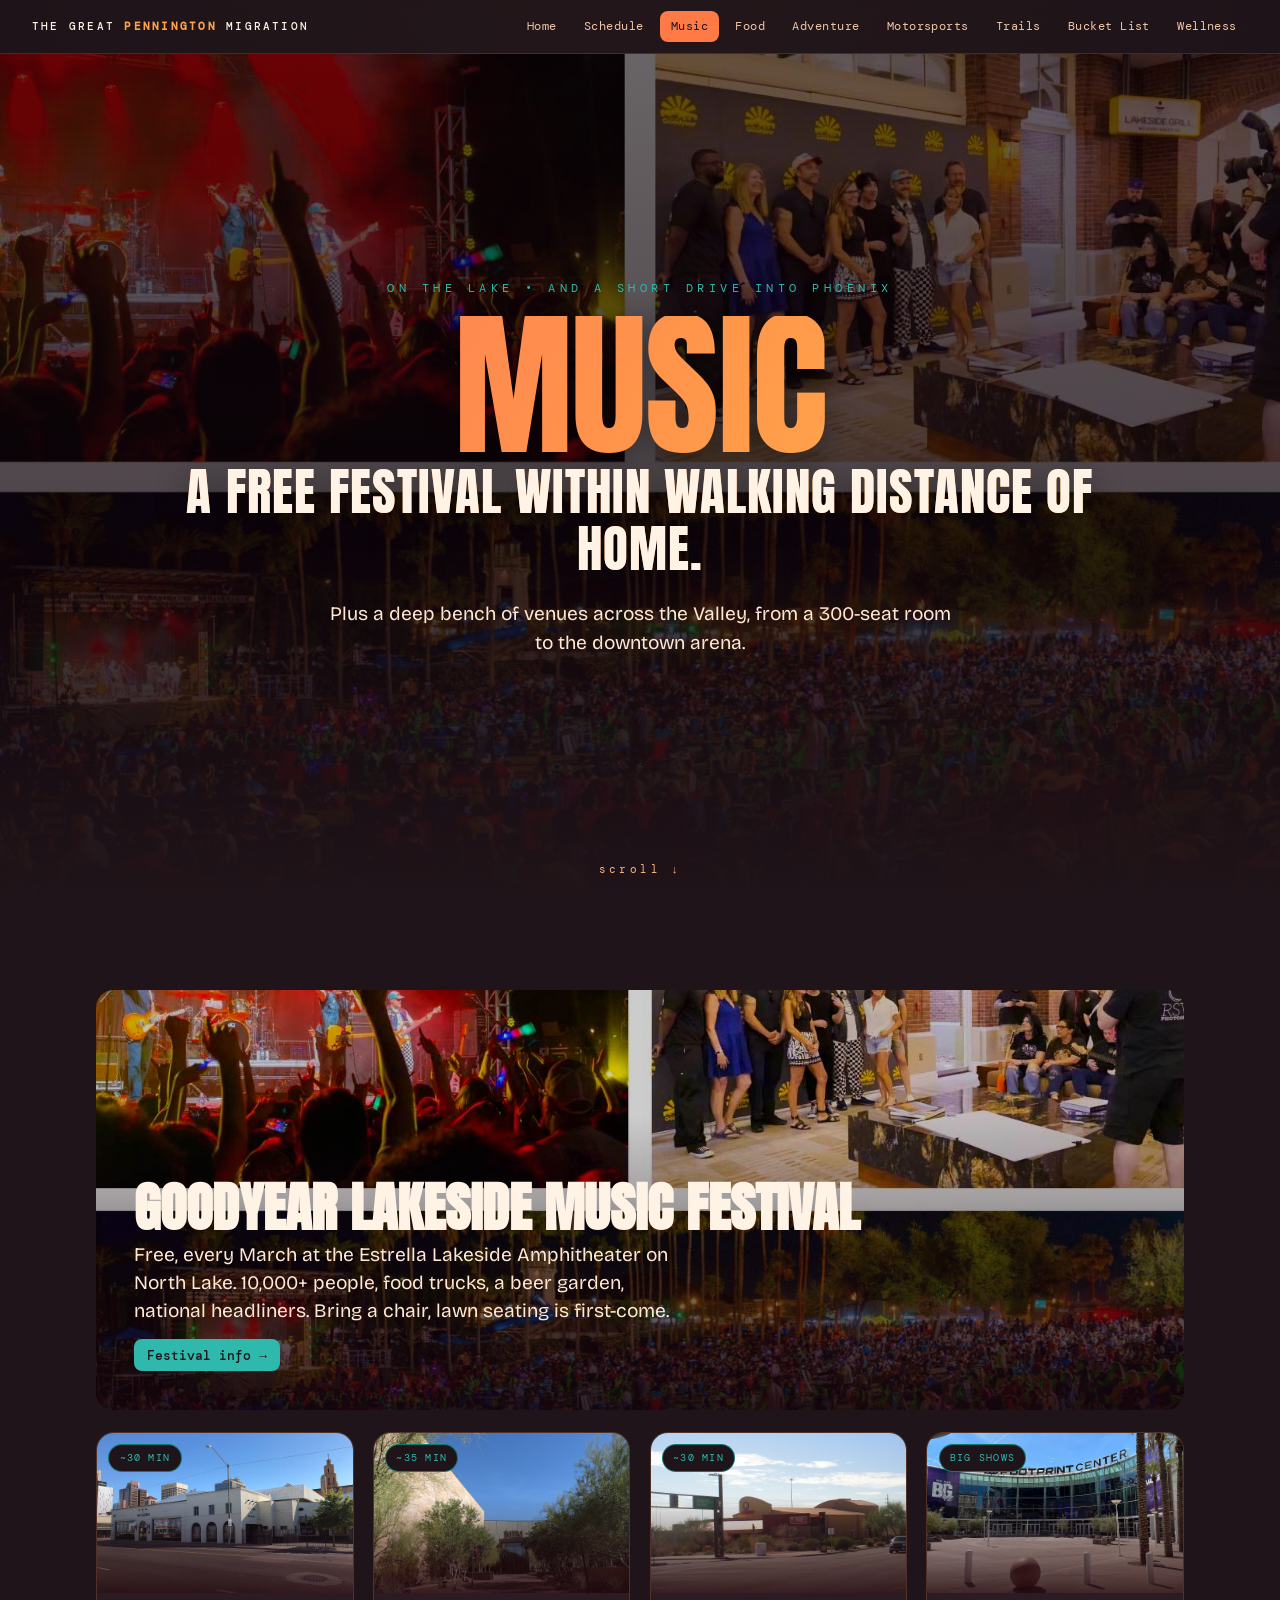
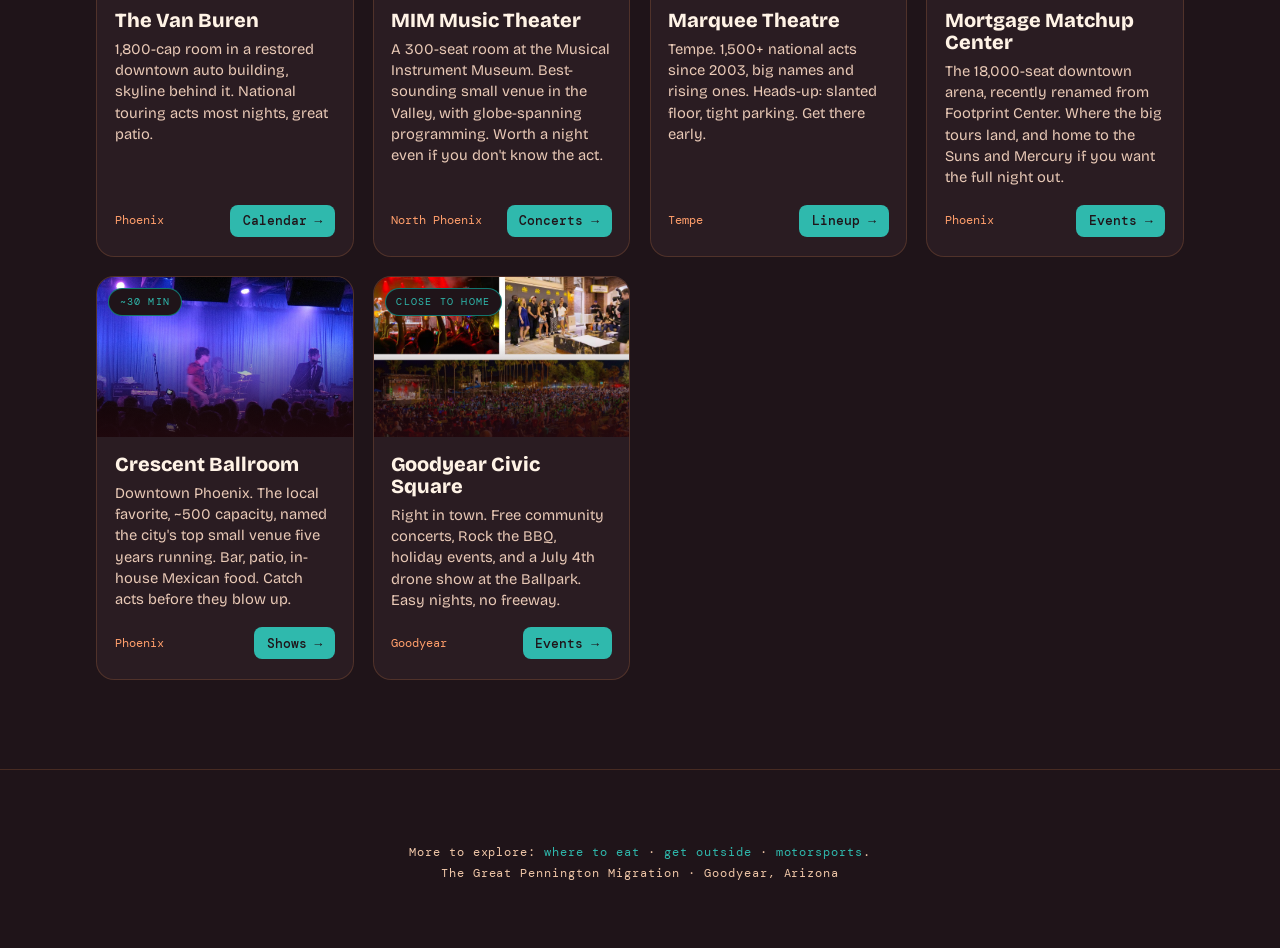
<file: music.html>
<!DOCTYPE html>
<html lang="en">
<head>
<meta charset="UTF-8">
<meta name="viewport" content="width=device-width, initial-scale=1.0">
<meta name="theme-color" content="#ff7a45">
<title>Music &amp; Entertainment — The Great Pennington Migration</title>
<meta name="description" content="A free festival on the lake within walking distance, plus a deep bench of Phoenix venues a short drive away.">
<link rel="manifest" href="manifest.json">
<link rel="icon" href="icon-192.png">
<link rel="preconnect" href="https://fonts.googleapis.com">
<link rel="preconnect" href="https://fonts.gstatic.com" crossorigin>
<link href="https://fonts.googleapis.com/css2?family=Anton&family=Bricolage+Grotesque:opsz,wght@12..96,400;12..96,600;12..96,800&family=DM+Mono:wght@400;500&display=swap" rel="stylesheet">
<link rel="stylesheet" href="assets/site.css?v=12">
</head>
<body>

<nav class="nav">
  <a class="nav-brand" href="index.html">THE GREAT <b>PENNINGTON</b> MIGRATION</a>
  <button class="nav-toggle" aria-label="Menu" aria-expanded="false"><span></span><span></span><span></span></button>
  <div class="nav-links">
    <a href="index.html">Home</a>
    <a href="schedule.html">Schedule</a>
    <a href="music.html">Music</a>
    <a href="food.html">Food</a>
    <a href="recreation.html">Adventure</a>
    <a href="motorsports.html">Motorsports</a>
    <a href="trails.html">Trails</a>
    <a href="bucketlist.html">Bucket List</a>
    <a href="wellness.html">Wellness</a>
  </div>
</nav>

<header class="hero">
  <div class="hero-bg"><img src="assets/img/az-12.jpg" alt="Crowd at the Estrella Lakeside Amphitheater at night"></div>
  <div class="hero-inner">
    <div class="kicker reveal">On the lake &bull; and a short drive into Phoenix</div>
    <h1 class="reveal">Music<span class="line2">A free festival within walking distance of home.</span></h1>
    <p class="reveal">Plus a deep bench of venues across the Valley, from a 300-seat room to the downtown arena.</p>
  </div>
  <div class="scroll-cue">scroll &darr;</div>
</header>

<section>
  <div class="banner reveal mb-m">
    <img src="assets/img/az-12.jpg" alt="Crowd at the Estrella Lakeside Amphitheater at night" loading="lazy">
    <div class="banner-txt"><h3>Goodyear Lakeside Music Festival</h3>
      <p>Free, every March at the Estrella Lakeside Amphitheater on North Lake. 10,000+ people, food trucks, a beer garden, national headliners. Bring a chair, lawn seating is first-come.</p>
      <a class="go" href="https://www.goodyearaz.gov/government/departments/parks-recreation/special-events/" target="_blank" rel="noopener">Festival info &rarr;</a>
    </div>
  </div>

  <div class="grid g3">
    <article class="card reveal">
      <div class="card-img"><span class="tag">~30 min</span><img src="assets/img/az-13.jpg" alt="The Van Buren venue, Phoenix" loading="lazy"></div>
      <div class="card-body"><h3>The Van Buren</h3>
        <p>1,800-cap room in a restored downtown auto building, skyline behind it. National touring acts most nights, great patio.</p>
        <div class="card-foot"><span class="dist">Phoenix</span><a class="go" href="https://www.thevanburenphx.com" target="_blank" rel="noopener">Calendar &rarr;</a></div>
      </div>
    </article>
    <article class="card reveal">
      <div class="card-img"><span class="tag">~35 min</span><img src="assets/img/az-14.jpg" alt="Musical Instrument Museum, Phoenix" loading="lazy"></div>
      <div class="card-body"><h3>MIM Music Theater</h3>
        <p>A 300-seat room at the Musical Instrument Museum. Best-sounding small venue in the Valley, with globe-spanning programming. Worth a night even if you don't know the act.</p>
        <div class="card-foot"><span class="dist">North Phoenix</span><a class="go" href="https://mim.org/concerts/" target="_blank" rel="noopener">Concerts &rarr;</a></div>
      </div>
    </article>
    <article class="card reveal">
      <div class="card-img"><span class="tag">~30 min</span><img src="assets/img/az-15.jpg" alt="Marquee Theatre, Tempe" loading="lazy"></div>
      <div class="card-body"><h3>Marquee Theatre</h3>
        <p>Tempe. 1,500+ national acts since 2003, big names and rising ones. Heads-up: slanted floor, tight parking. Get there early.</p>
        <div class="card-foot"><span class="dist">Tempe</span><a class="go" href="https://www.luckymanonline.com/marquee-theatre/" target="_blank" rel="noopener">Lineup &rarr;</a></div>
      </div>
    </article>
    <article class="card reveal">
      <div class="card-img"><span class="tag">big shows</span><img src="assets/img/az-16.jpg" alt="The downtown Phoenix arena, formerly Footprint Center" loading="lazy"></div>
      <div class="card-body"><h3>Mortgage Matchup Center</h3>
        <p>The 18,000-seat downtown arena, recently renamed from Footprint Center. Where the big tours land, and home to the Suns and Mercury if you want the full night out.</p>
        <div class="card-foot"><span class="dist">Phoenix</span><a class="go" href="https://www.mortgagematchupcenter.com/events/events-calendar/" target="_blank" rel="noopener">Events &rarr;</a></div>
      </div>
    </article>
    <article class="card reveal">
      <div class="card-img"><span class="tag">~30 min</span><img src="assets/img/az-17.jpg" alt="Band performing at Crescent Ballroom" loading="lazy"></div>
      <div class="card-body"><h3>Crescent Ballroom</h3>
        <p>Downtown Phoenix. The local favorite, ~500 capacity, named the city's top small venue five years running. Bar, patio, in-house Mexican food. Catch acts before they blow up.</p>
        <div class="card-foot"><span class="dist">Phoenix</span><a class="go" href="https://www.crescentphx.com" target="_blank" rel="noopener">Shows &rarr;</a></div>
      </div>
    </article>
    <article class="card reveal">
      <div class="card-img"><span class="tag">close to home</span><img src="assets/img/az-18.jpg" alt="Goodyear community concert" loading="lazy"></div>
      <div class="card-body"><h3>Goodyear Civic Square</h3>
        <p>Right in town. Free community concerts, Rock the BBQ, holiday events, and a July 4th drone show at the Ballpark. Easy nights, no freeway.</p>
        <div class="card-foot"><span class="dist">Goodyear</span><a class="go" href="https://www.goodyearaz.gov/government/departments/parks-recreation/special-events/" target="_blank" rel="noopener">Events &rarr;</a></div>
      </div>
    </article>
  </div>
</section>

<footer class="site-foot">
  <p>More to explore: <a href="food.html">where to eat</a> &middot; <a href="recreation.html">get outside</a> &middot; <a href="motorsports.html">motorsports</a>.<br>The Great Pennington Migration &middot; Goodyear, Arizona</p>
</footer>

<script src="assets/site.js?v=12"></script>
</body>
</html>
</file>
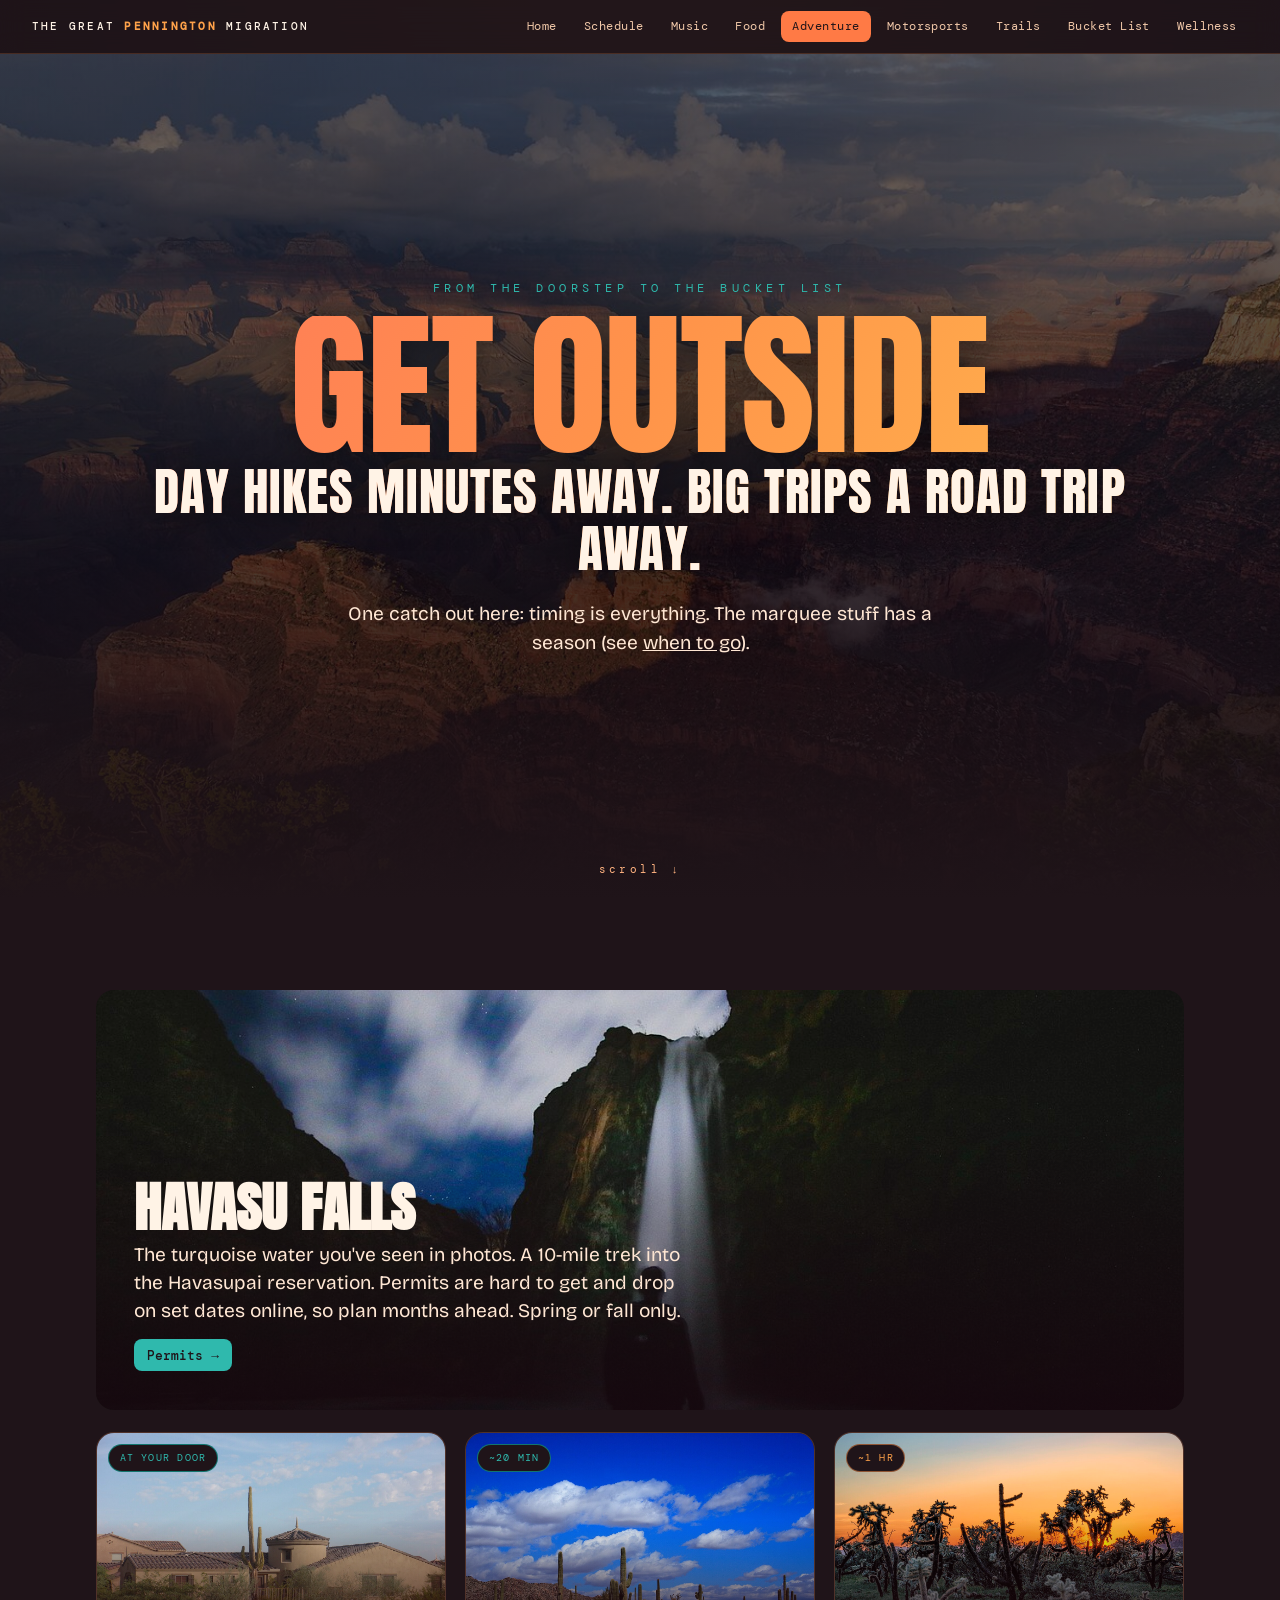
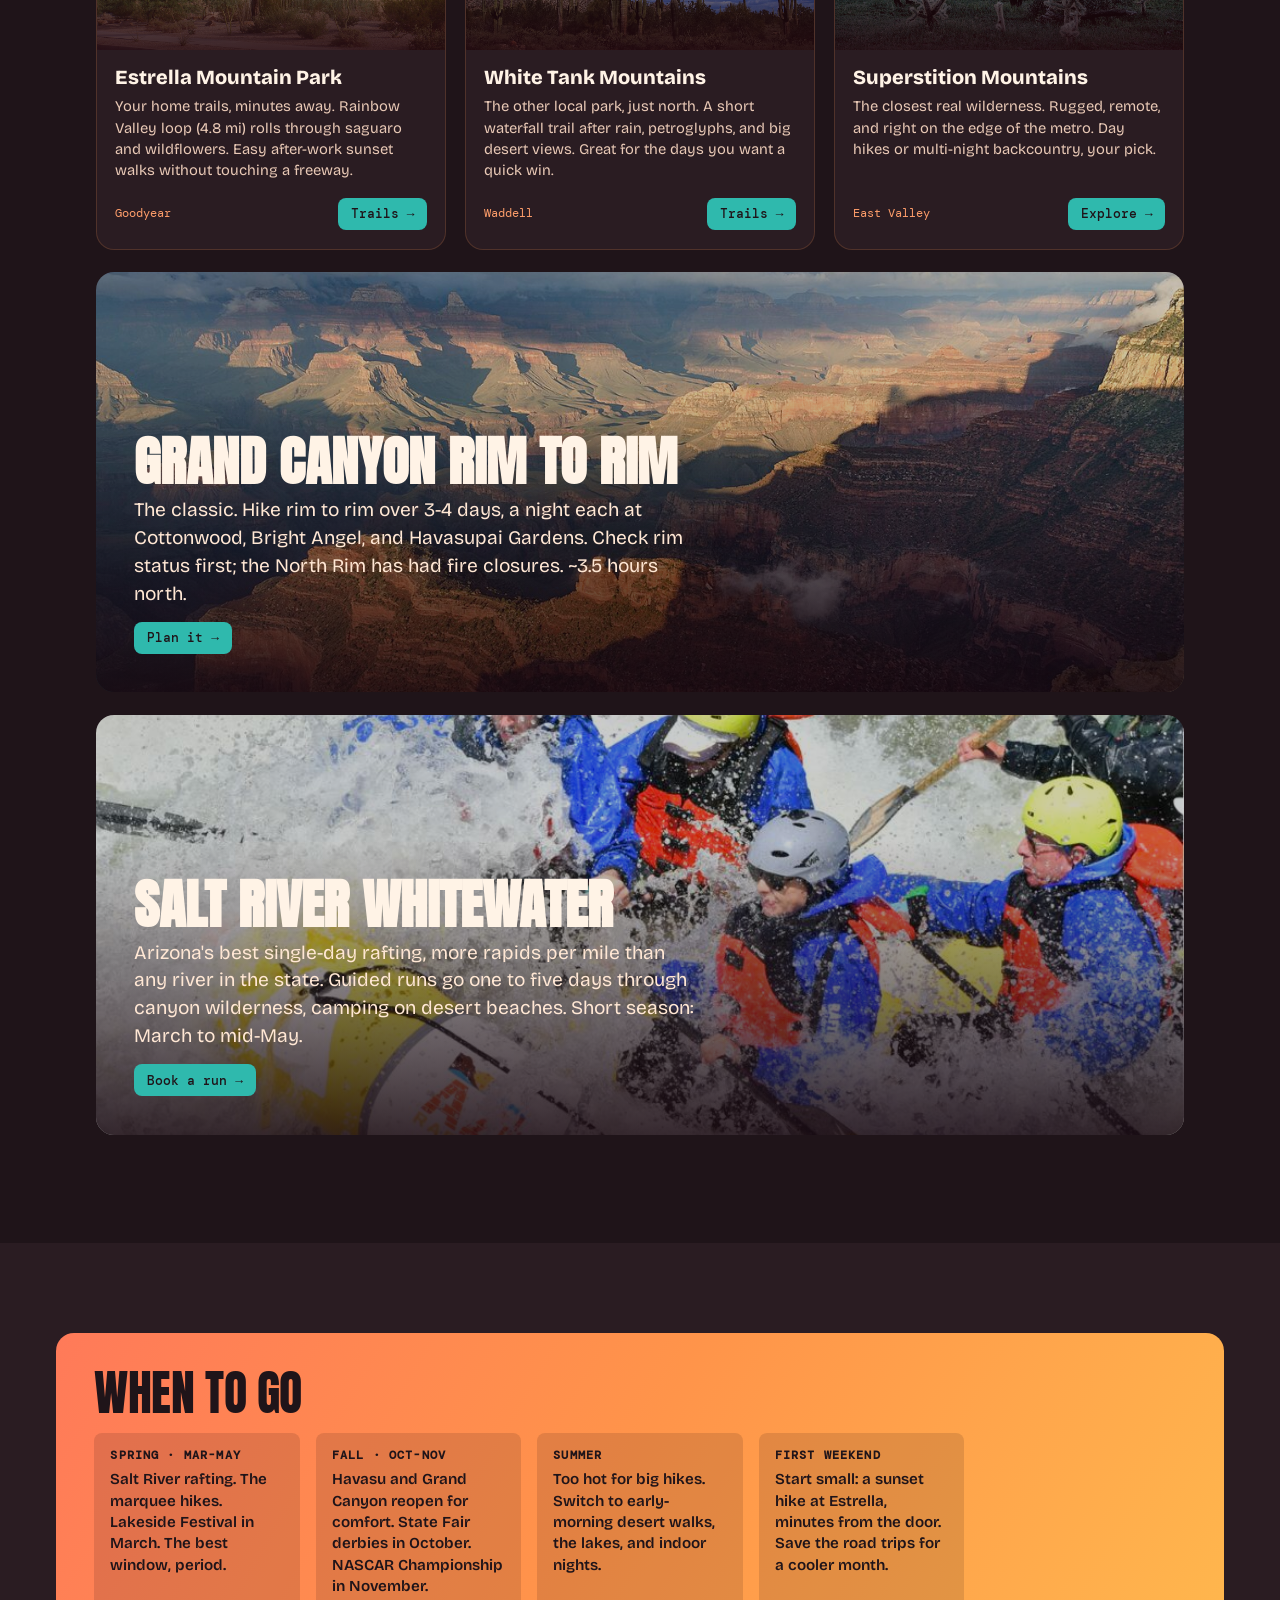
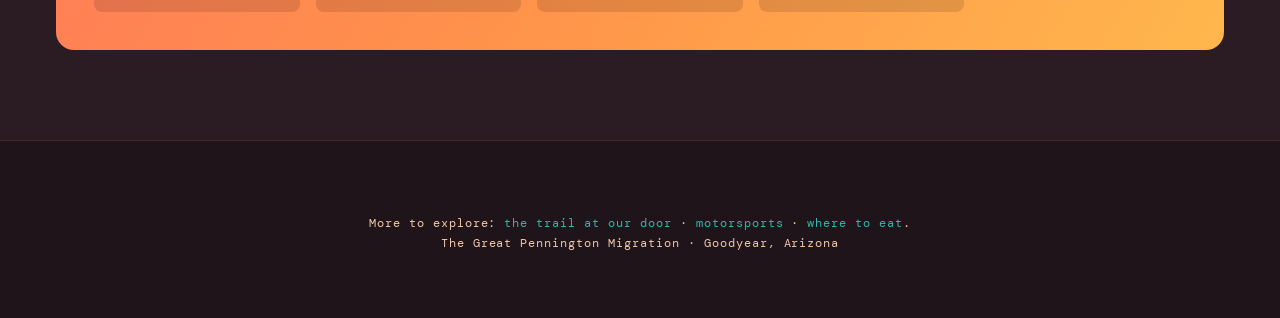
<file: recreation.html>
<!DOCTYPE html>
<html lang="en">
<head>
<meta charset="UTF-8">
<meta name="viewport" content="width=device-width, initial-scale=1.0">
<meta name="theme-color" content="#ff7a45">
<title>Recreation &amp; Adventure — The Great Pennington Migration</title>
<meta name="description" content="Day hikes minutes from the house, plus Havasu, the Grand Canyon, and Salt River rafting. And when to go before it gets too hot.">
<link rel="manifest" href="manifest.json">
<link rel="icon" href="icon-192.png">
<link rel="preconnect" href="https://fonts.googleapis.com">
<link rel="preconnect" href="https://fonts.gstatic.com" crossorigin>
<link href="https://fonts.googleapis.com/css2?family=Anton&family=Bricolage+Grotesque:opsz,wght@12..96,400;12..96,600;12..96,800&family=DM+Mono:wght@400;500&display=swap" rel="stylesheet">
<link rel="stylesheet" href="assets/site.css?v=12">
</head>
<body>

<nav class="nav">
  <a class="nav-brand" href="index.html">THE GREAT <b>PENNINGTON</b> MIGRATION</a>
  <button class="nav-toggle" aria-label="Menu" aria-expanded="false"><span></span><span></span><span></span></button>
  <div class="nav-links">
    <a href="index.html">Home</a>
    <a href="schedule.html">Schedule</a>
    <a href="music.html">Music</a>
    <a href="food.html">Food</a>
    <a href="recreation.html">Adventure</a>
    <a href="motorsports.html">Motorsports</a>
    <a href="trails.html">Trails</a>
    <a href="bucketlist.html">Bucket List</a>
    <a href="wellness.html">Wellness</a>
  </div>
</nav>

<header class="hero">
  <div class="hero-bg"><img src="assets/img/az-10.jpg" alt="Grand Canyon at evening light"></div>
  <div class="hero-inner">
    <div class="kicker reveal">From the doorstep to the bucket list</div>
    <h1 class="reveal">Get Outside<span class="line2">Day hikes minutes away. Big trips a road trip away.</span></h1>
    <p class="reveal">One catch out here: timing is everything. The marquee stuff has a season (see <a href="#timing">when to go</a>).</p>
  </div>
  <div class="scroll-cue">scroll &darr;</div>
</header>

<section>
  <div class="banner reveal mb-m">
    <img src="assets/img/az-06.jpg" alt="Hiker at Havasu Falls" loading="lazy">
    <div class="banner-txt"><h3>Havasu Falls</h3>
      <p>The turquoise water you've seen in photos. A 10-mile trek into the Havasupai reservation. Permits are hard to get and drop on set dates online, so plan months ahead. Spring or fall only.</p>
      <a class="go" href="https://www.havasupaireservations.com" target="_blank" rel="noopener">Permits &rarr;</a>
    </div>
  </div>

  <div class="grid g3 mb-m">
    <article class="card reveal">
      <div class="card-img"><span class="tag">at your door</span><img src="assets/img/az-07.jpg" alt="Estrella Mountain Ranch desert" loading="lazy"></div>
      <div class="card-body"><h3>Estrella Mountain Park</h3>
        <p>Your home trails, minutes away. Rainbow Valley loop (4.8 mi) rolls through saguaro and wildflowers. Easy after-work sunset walks without touching a freeway.</p>
        <div class="card-foot"><span class="dist">Goodyear</span><a class="go" href="https://www.alltrails.com/parks/us/arizona/estrella-mountain-regional-park" target="_blank" rel="noopener">Trails &rarr;</a></div>
      </div>
    </article>
    <article class="card reveal">
      <div class="card-img"><span class="tag">~20 min</span><img src="assets/img/az-08.jpg" alt="White Tank Mountains" loading="lazy"></div>
      <div class="card-body"><h3>White Tank Mountains</h3>
        <p>The other local park, just north. A short waterfall trail after rain, petroglyphs, and big desert views. Great for the days you want a quick win.</p>
        <div class="card-foot"><span class="dist">Waddell</span><a class="go" href="https://www.alltrails.com/parks/us/arizona/white-tank-mountain-regional-park" target="_blank" rel="noopener">Trails &rarr;</a></div>
      </div>
    </article>
    <article class="card reveal">
      <div class="card-img"><span class="tag drive">~1 hr</span><img src="assets/img/az-09.jpg" alt="Superstition Mountains" loading="lazy"></div>
      <div class="card-body"><h3>Superstition Mountains</h3>
        <p>The closest real wilderness. Rugged, remote, and right on the edge of the metro. Day hikes or multi-night backcountry, your pick.</p>
        <div class="card-foot"><span class="dist">East Valley</span><a class="go" href="https://www.alltrails.com/us/arizona/superstition-mountains" target="_blank" rel="noopener">Explore &rarr;</a></div>
      </div>
    </article>
  </div>

  <div class="banner reveal mb-m">
    <img src="assets/img/az-10.jpg" alt="Grand Canyon at evening light" loading="lazy">
    <div class="banner-txt"><h3>Grand Canyon Rim to Rim</h3>
      <p>The classic. Hike rim to rim over 3-4 days, a night each at Cottonwood, Bright Angel, and Havasupai Gardens. Check rim status first; the North Rim has had fire closures. ~3.5 hours north.</p>
      <a class="go" href="https://www.nps.gov/grca/planyourvisit/rim-to-rim.htm" target="_blank" rel="noopener">Plan it &rarr;</a>
    </div>
  </div>

  <div class="banner reveal">
    <img src="assets/img/az-11.jpg" alt="Paddlers hitting whitewater rapids on the Salt River" loading="lazy">
    <div class="banner-txt"><h3>Salt River Whitewater</h3>
      <p>Arizona's best single-day rafting, more rapids per mile than any river in the state. Guided runs go one to five days through canyon wilderness, camping on desert beaches. Short season: March to mid-May.</p>
      <a class="go" href="https://www.mildtowildrafting.com/arizona-rafting/salt-river-rafting" target="_blank" rel="noopener">Book a run &rarr;</a>
    </div>
  </div>
</section>

<section id="timing" class="section-dark"><div class="inner">
  <div class="season reveal">
    <h2>When to Go</h2>
    <div class="item"><b>Spring &middot; Mar-May</b><p>Salt River rafting. The marquee hikes. Lakeside Festival in March. The best window, period.</p></div>
    <div class="item"><b>Fall &middot; Oct-Nov</b><p>Havasu and Grand Canyon reopen for comfort. State Fair derbies in October. NASCAR Championship in November.</p></div>
    <div class="item"><b>Summer</b><p>Too hot for big hikes. Switch to early-morning desert walks, the lakes, and indoor nights.</p></div>
    <div class="item"><b>First weekend</b><p>Start small: a sunset hike at Estrella, minutes from the door. Save the road trips for a cooler month.</p></div>
  </div>
</div></section>

<footer class="site-foot">
  <p>More to explore: <a href="trails.html">the trail at our door</a> &middot; <a href="motorsports.html">motorsports</a> &middot; <a href="food.html">where to eat</a>.<br>The Great Pennington Migration &middot; Goodyear, Arizona</p>
</footer>

<script src="assets/site.js?v=12"></script>
</body>
</html>
</file>
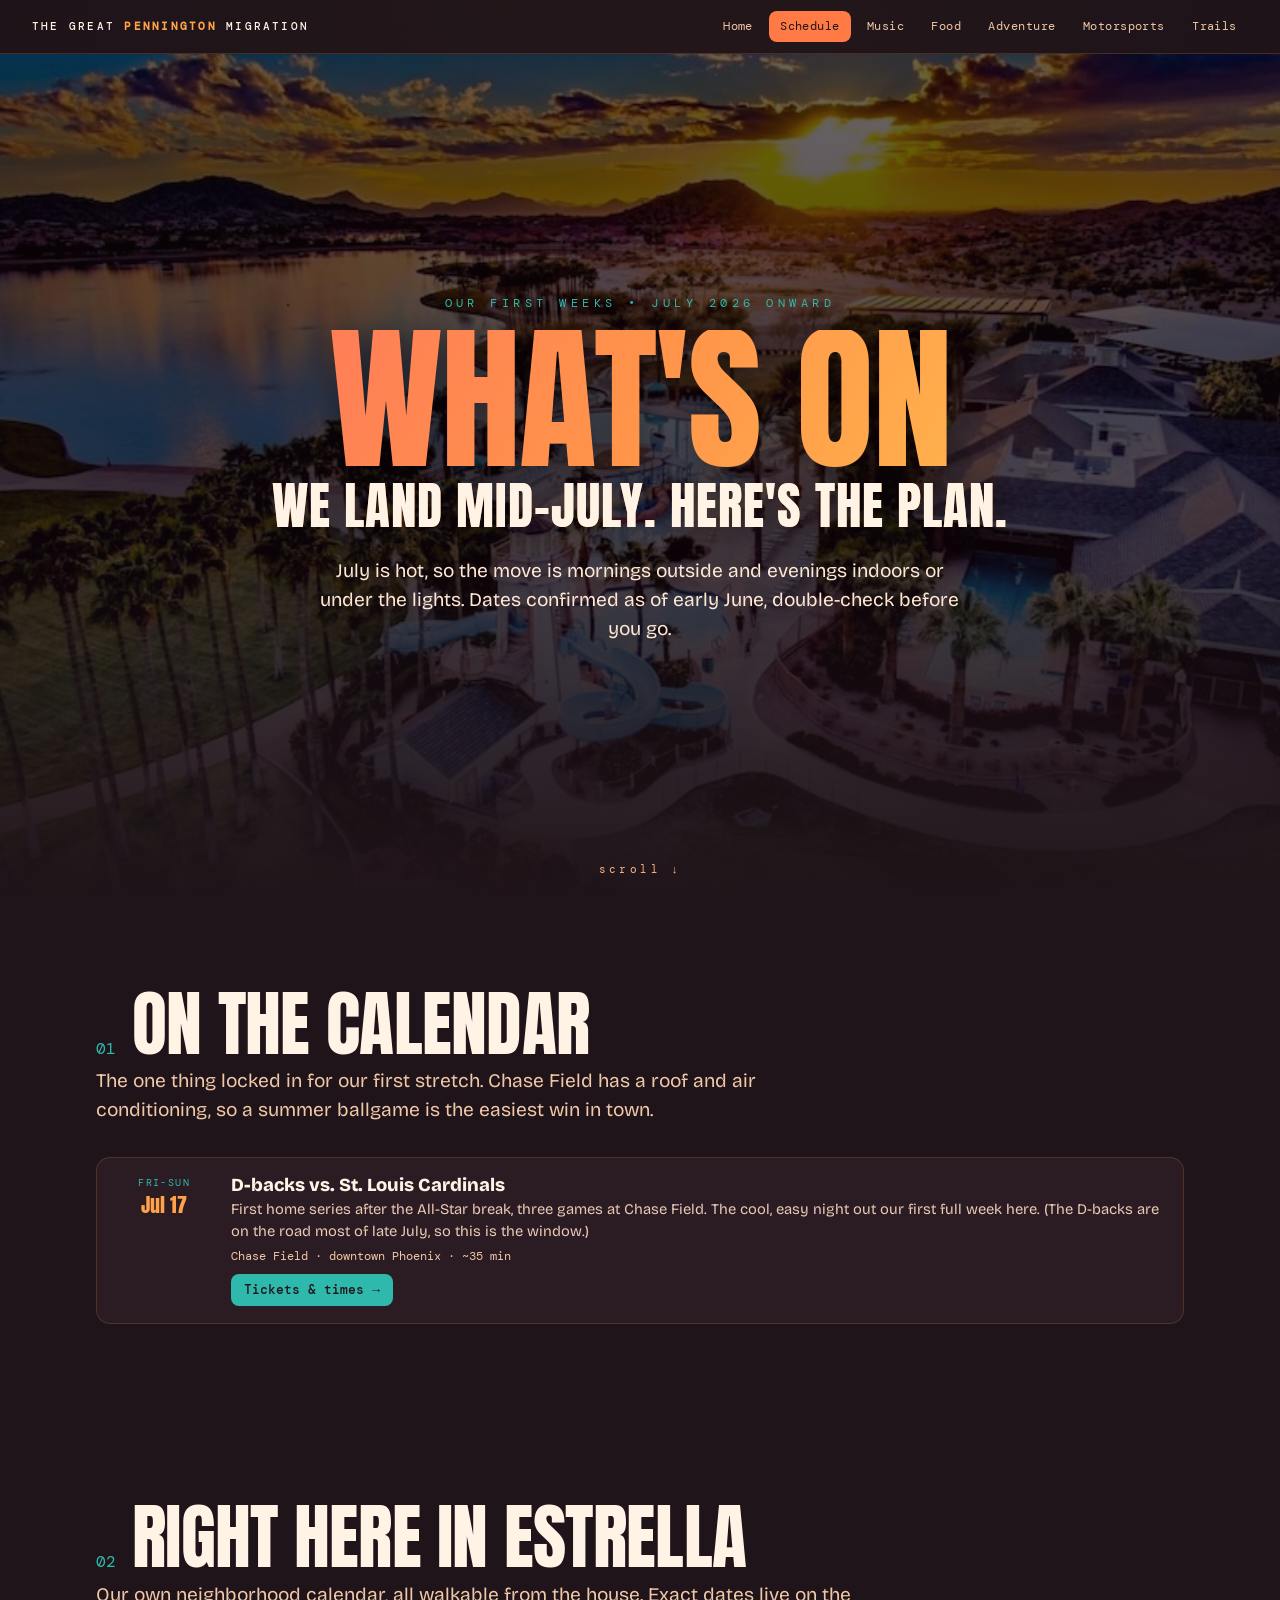
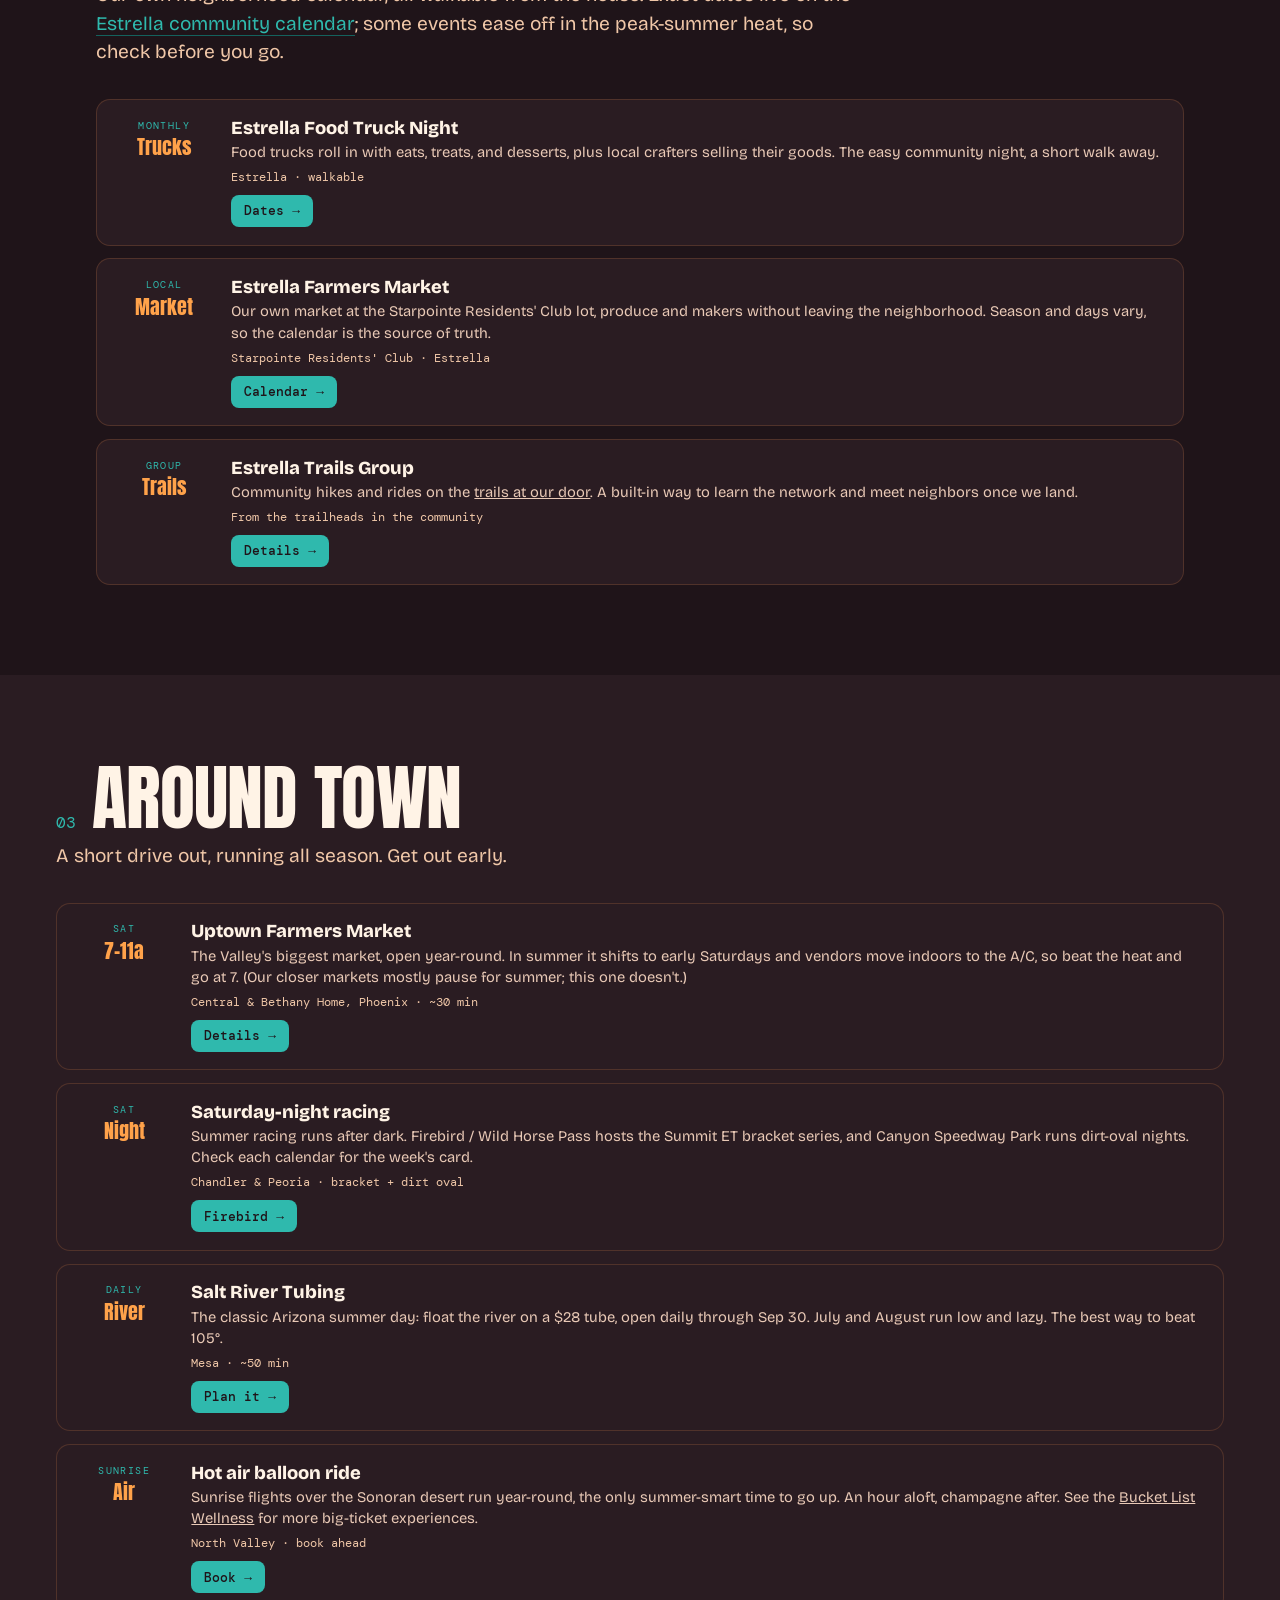
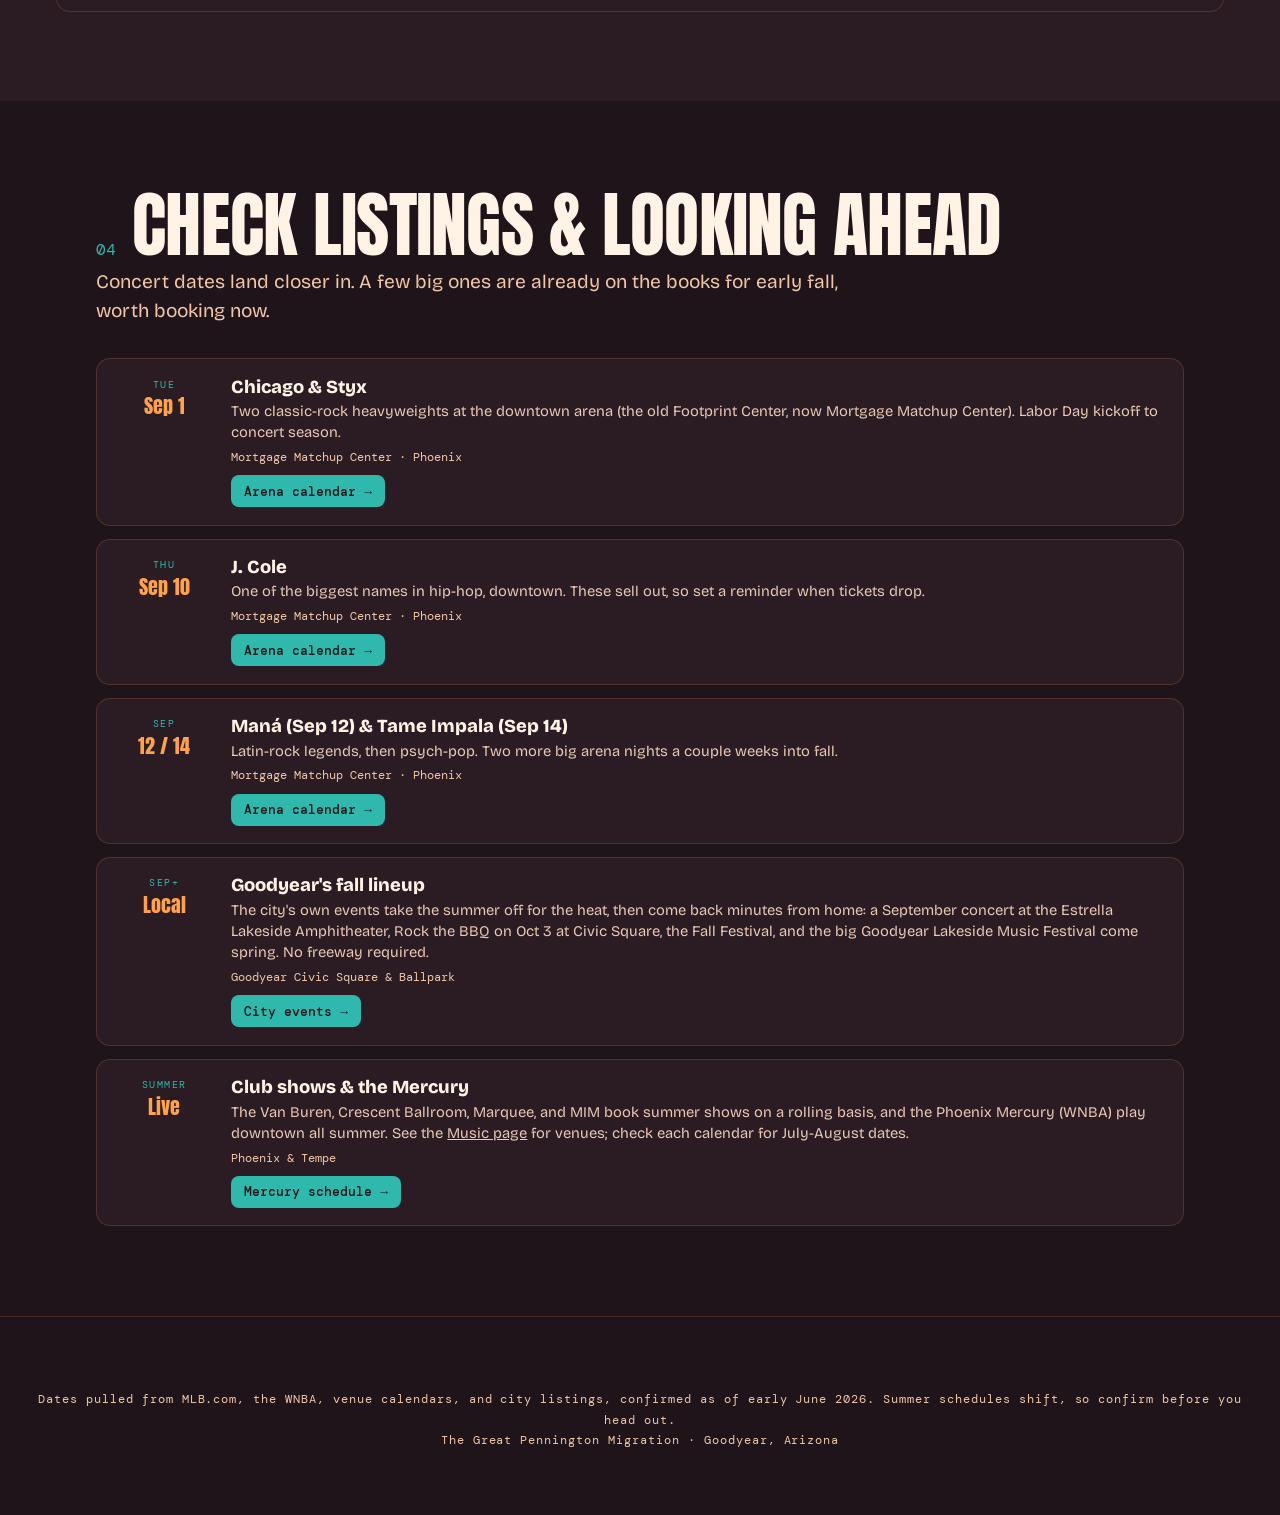
<file: schedule.html>
<!DOCTYPE html>
<html lang="en">
<head>
<meta charset="UTF-8">
<meta name="viewport" content="width=device-width, initial-scale=1.0">
<meta name="theme-color" content="#ff7a45">
<title>Summer Schedule — The Great Pennington Migration</title>
<meta name="description" content="What's on after we land: ballgames, markets, night racing, and concerts around the West Valley and Phoenix, July 2026 onward.">
<link rel="manifest" href="manifest.json">
<link rel="icon" href="icon-192.png">
<link rel="preconnect" href="https://fonts.googleapis.com">
<link rel="preconnect" href="https://fonts.gstatic.com" crossorigin>
<link href="https://fonts.googleapis.com/css2?family=Anton&family=Bricolage+Grotesque:opsz,wght@12..96,400;12..96,600;12..96,800&family=DM+Mono:wght@400;500&display=swap" rel="stylesheet">
<link rel="stylesheet" href="assets/site.css?v=12">
</head>
<body>

<nav class="nav">
  <a class="nav-brand" href="index.html">THE GREAT <b>PENNINGTON</b> MIGRATION</a>
  <button class="nav-toggle" aria-label="Menu" aria-expanded="false"><span></span><span></span><span></span></button>
  <div class="nav-links">
    <a href="index.html">Home</a>
    <a href="schedule.html">Schedule</a>
    <a href="music.html">Music</a>
    <a href="food.html">Food</a>
    <a href="recreation.html">Adventure</a>
    <a href="motorsports.html">Motorsports</a>
    <a href="trails.html">Trails</a>
  </div>
</nav>

<header class="hero">
  <div class="hero-bg"><img src="assets/img/hero-home.jpg" alt="Estrella Mountain Ranch lake and sunset"></div>
  <div class="hero-inner">
    <div class="kicker reveal">Our first weeks &bull; July 2026 onward</div>
    <h1 class="reveal">What's On<span class="line2">We land mid-July. Here's the plan.</span></h1>
    <p class="reveal">July is hot, so the move is mornings outside and evenings indoors or under the lights. Dates confirmed as of early June, double-check before you go.</p>
  </div>
  <div class="scroll-cue">scroll &darr;</div>
</header>

<section>
  <div class="sec-head reveal"><span class="sec-num">01</span><h2>On the calendar</h2></div>
  <p class="sec-sub reveal">The one thing locked in for our first stretch. Chase Field has a roof and air conditioning, so a summer ballgame is the easiest win in town.</p>
  <div class="sched">
    <div class="sched-item reveal">
      <div class="sched-date"><span class="d-day">Fri-Sun</span><span class="d-num">Jul 17</span></div>
      <div class="sched-body">
        <h3>D-backs vs. St. Louis Cardinals</h3>
        <p>First home series after the All-Star break, three games at Chase Field. The cool, easy night out our first full week here. (The D-backs are on the road most of late July, so this is the window.)</p>
        <div class="meta">Chase Field &middot; downtown Phoenix &middot; ~35 min</div>
        <a class="go" href="https://www.mlb.com/dbacks/schedule" target="_blank" rel="noopener">Tickets &amp; times &rarr;</a>
      </div>
    </div>
  </div>
</section>

<section>
  <div class="sec-head reveal"><span class="sec-num">02</span><h2>Right here in Estrella</h2></div>
  <p class="sec-sub reveal">Our own neighborhood calendar, all walkable from the house. Exact dates live on the <a href="https://www.lifeinestrella.com/calendar.aspx?CID=25" target="_blank" rel="noopener">Estrella community calendar</a>; some events ease off in the peak-summer heat, so check before you go.</p>
  <div class="sched">
    <div class="sched-item reveal">
      <div class="sched-date"><span class="d-day">Monthly</span><span class="d-num">Trucks</span></div>
      <div class="sched-body">
        <h3>Estrella Food Truck Night</h3>
        <p>Food trucks roll in with eats, treats, and desserts, plus local crafters selling their goods. The easy community night, a short walk away.</p>
        <div class="meta">Estrella &middot; walkable</div>
        <a class="go" href="https://www.lifeinestrella.com/Calendar.aspx?EID=13351" target="_blank" rel="noopener">Dates &rarr;</a>
      </div>
    </div>
    <div class="sched-item reveal">
      <div class="sched-date"><span class="d-day">Local</span><span class="d-num">Market</span></div>
      <div class="sched-body">
        <h3>Estrella Farmers Market</h3>
        <p>Our own market at the Starpointe Residents' Club lot, produce and makers without leaving the neighborhood. Season and days vary, so the calendar is the source of truth.</p>
        <div class="meta">Starpointe Residents' Club &middot; Estrella</div>
        <a class="go" href="https://www.lifeinestrella.com/calendar.aspx?CID=25" target="_blank" rel="noopener">Calendar &rarr;</a>
      </div>
    </div>
    <div class="sched-item reveal">
      <div class="sched-date"><span class="d-day">Group</span><span class="d-num">Trails</span></div>
      <div class="sched-body">
        <h3>Estrella Trails Group</h3>
        <p>Community hikes and rides on the <a href="trails.html">trails at our door</a>. A built-in way to learn the network and meet neighbors once we land.</p>
        <div class="meta">From the trailheads in the community</div>
        <a class="go" href="https://www.lifeinestrella.com/Calendar.aspx?EID=17960" target="_blank" rel="noopener">Details &rarr;</a>
      </div>
    </div>
  </div>
</section>

<section class="section-dark"><div class="inner">
  <div class="sec-head reveal"><span class="sec-num">03</span><h2>Around town</h2></div>
  <p class="sec-sub reveal">A short drive out, running all season. Get out early.</p>
  <div class="sched">
    <div class="sched-item reveal">
      <div class="sched-date"><span class="d-day">Sat</span><span class="d-num">7-11a</span></div>
      <div class="sched-body">
        <h3>Uptown Farmers Market</h3>
        <p>The Valley's biggest market, open year-round. In summer it shifts to early Saturdays and vendors move indoors to the A/C, so beat the heat and go at 7. (Our closer markets mostly pause for summer; this one doesn't.)</p>
        <div class="meta">Central &amp; Bethany Home, Phoenix &middot; ~30 min</div>
        <a class="go" href="https://uptownmarketaz.com" target="_blank" rel="noopener">Details &rarr;</a>
      </div>
    </div>
    <div class="sched-item reveal">
      <div class="sched-date"><span class="d-day">Sat</span><span class="d-num">Night</span></div>
      <div class="sched-body">
        <h3>Saturday-night racing</h3>
        <p>Summer racing runs after dark. Firebird / Wild Horse Pass hosts the Summit ET bracket series, and Canyon Speedway Park runs dirt-oval nights. Check each calendar for the week's card.</p>
        <div class="meta">Chandler &amp; Peoria &middot; bracket + dirt oval</div>
        <a class="go" href="https://wildhorsepass.com/events/" target="_blank" rel="noopener">Firebird &rarr;</a>
      </div>
    </div>
    <div class="sched-item reveal">
      <div class="sched-date"><span class="d-day">Daily</span><span class="d-num">River</span></div>
      <div class="sched-body">
        <h3>Salt River Tubing</h3>
        <p>The classic Arizona summer day: float the river on a $28 tube, open daily through Sep 30. July and August run low and lazy. The best way to beat 105&deg;.</p>
        <div class="meta">Mesa &middot; ~50 min</div>
        <a class="go" href="https://www.saltrivertubing.com" target="_blank" rel="noopener">Plan it &rarr;</a>
      </div>
    </div>
    <div class="sched-item reveal">
      <div class="sched-date"><span class="d-day">Sunrise</span><span class="d-num">Air</span></div>
      <div class="sched-body">
        <h3>Hot air balloon ride</h3>
        <p>Sunrise flights over the Sonoran desert run year-round, the only summer-smart time to go up. An hour aloft, champagne after. See the <a href="bucketlist.html">Bucket List</a>
    <a href="wellness.html">Wellness</a> for more big-ticket experiences.</p>
        <div class="meta">North Valley &middot; book ahead</div>
        <a class="go" href="https://hotairexpeditions.com" target="_blank" rel="noopener">Book &rarr;</a>
      </div>
    </div>
  </div>
</div></section>

<section>
  <div class="sec-head reveal"><span class="sec-num">04</span><h2>Check listings &amp; looking ahead</h2></div>
  <p class="sec-sub reveal">Concert dates land closer in. A few big ones are already on the books for early fall, worth booking now.</p>
  <div class="sched">
    <div class="sched-item reveal">
      <div class="sched-date"><span class="d-day">Tue</span><span class="d-num">Sep 1</span></div>
      <div class="sched-body">
        <h3>Chicago &amp; Styx</h3>
        <p>Two classic-rock heavyweights at the downtown arena (the old Footprint Center, now Mortgage Matchup Center). Labor Day kickoff to concert season.</p>
        <div class="meta">Mortgage Matchup Center &middot; Phoenix</div>
        <a class="go" href="https://www.mortgagematchupcenter.com/events/events-calendar/" target="_blank" rel="noopener">Arena calendar &rarr;</a>
      </div>
    </div>
    <div class="sched-item reveal">
      <div class="sched-date"><span class="d-day">Thu</span><span class="d-num">Sep 10</span></div>
      <div class="sched-body">
        <h3>J. Cole</h3>
        <p>One of the biggest names in hip-hop, downtown. These sell out, so set a reminder when tickets drop.</p>
        <div class="meta">Mortgage Matchup Center &middot; Phoenix</div>
        <a class="go" href="https://www.mortgagematchupcenter.com/events/events-calendar/" target="_blank" rel="noopener">Arena calendar &rarr;</a>
      </div>
    </div>
    <div class="sched-item reveal">
      <div class="sched-date"><span class="d-day">Sep</span><span class="d-num">12 / 14</span></div>
      <div class="sched-body">
        <h3>Maná (Sep 12) &amp; Tame Impala (Sep 14)</h3>
        <p>Latin-rock legends, then psych-pop. Two more big arena nights a couple weeks into fall.</p>
        <div class="meta">Mortgage Matchup Center &middot; Phoenix</div>
        <a class="go" href="https://www.mortgagematchupcenter.com/events/events-calendar/" target="_blank" rel="noopener">Arena calendar &rarr;</a>
      </div>
    </div>
    <div class="sched-item reveal">
      <div class="sched-date"><span class="d-day">Sep+</span><span class="d-num">Local</span></div>
      <div class="sched-body">
        <h3>Goodyear's fall lineup</h3>
        <p>The city's own events take the summer off for the heat, then come back minutes from home: a September concert at the Estrella Lakeside Amphitheater, Rock the BBQ on Oct 3 at Civic Square, the Fall Festival, and the big Goodyear Lakeside Music Festival come spring. No freeway required.</p>
        <div class="meta">Goodyear Civic Square &amp; Ballpark</div>
        <a class="go" href="https://www.goodyearaz.gov/government/departments/parks-recreation/special-events" target="_blank" rel="noopener">City events &rarr;</a>
      </div>
    </div>
    <div class="sched-item reveal">
      <div class="sched-date"><span class="d-day">Summer</span><span class="d-num">Live</span></div>
      <div class="sched-body">
        <h3>Club shows &amp; the Mercury</h3>
        <p>The Van Buren, Crescent Ballroom, Marquee, and MIM book summer shows on a rolling basis, and the Phoenix Mercury (WNBA) play downtown all summer. See the <a href="music.html">Music page</a> for venues; check each calendar for July-August dates.</p>
        <div class="meta">Phoenix &amp; Tempe</div>
        <a class="go" href="https://mercury.wnba.com/schedule" target="_blank" rel="noopener">Mercury schedule &rarr;</a>
      </div>
    </div>
  </div>
</section>

<footer class="site-foot">
  <p>Dates pulled from MLB.com, the WNBA, venue calendars, and city listings, confirmed as of early June 2026. Summer schedules shift, so confirm before you head out.<br>The Great Pennington Migration &middot; Goodyear, Arizona</p>
</footer>

<script src="assets/site.js?v=12"></script>
</body>
</html>
</file>
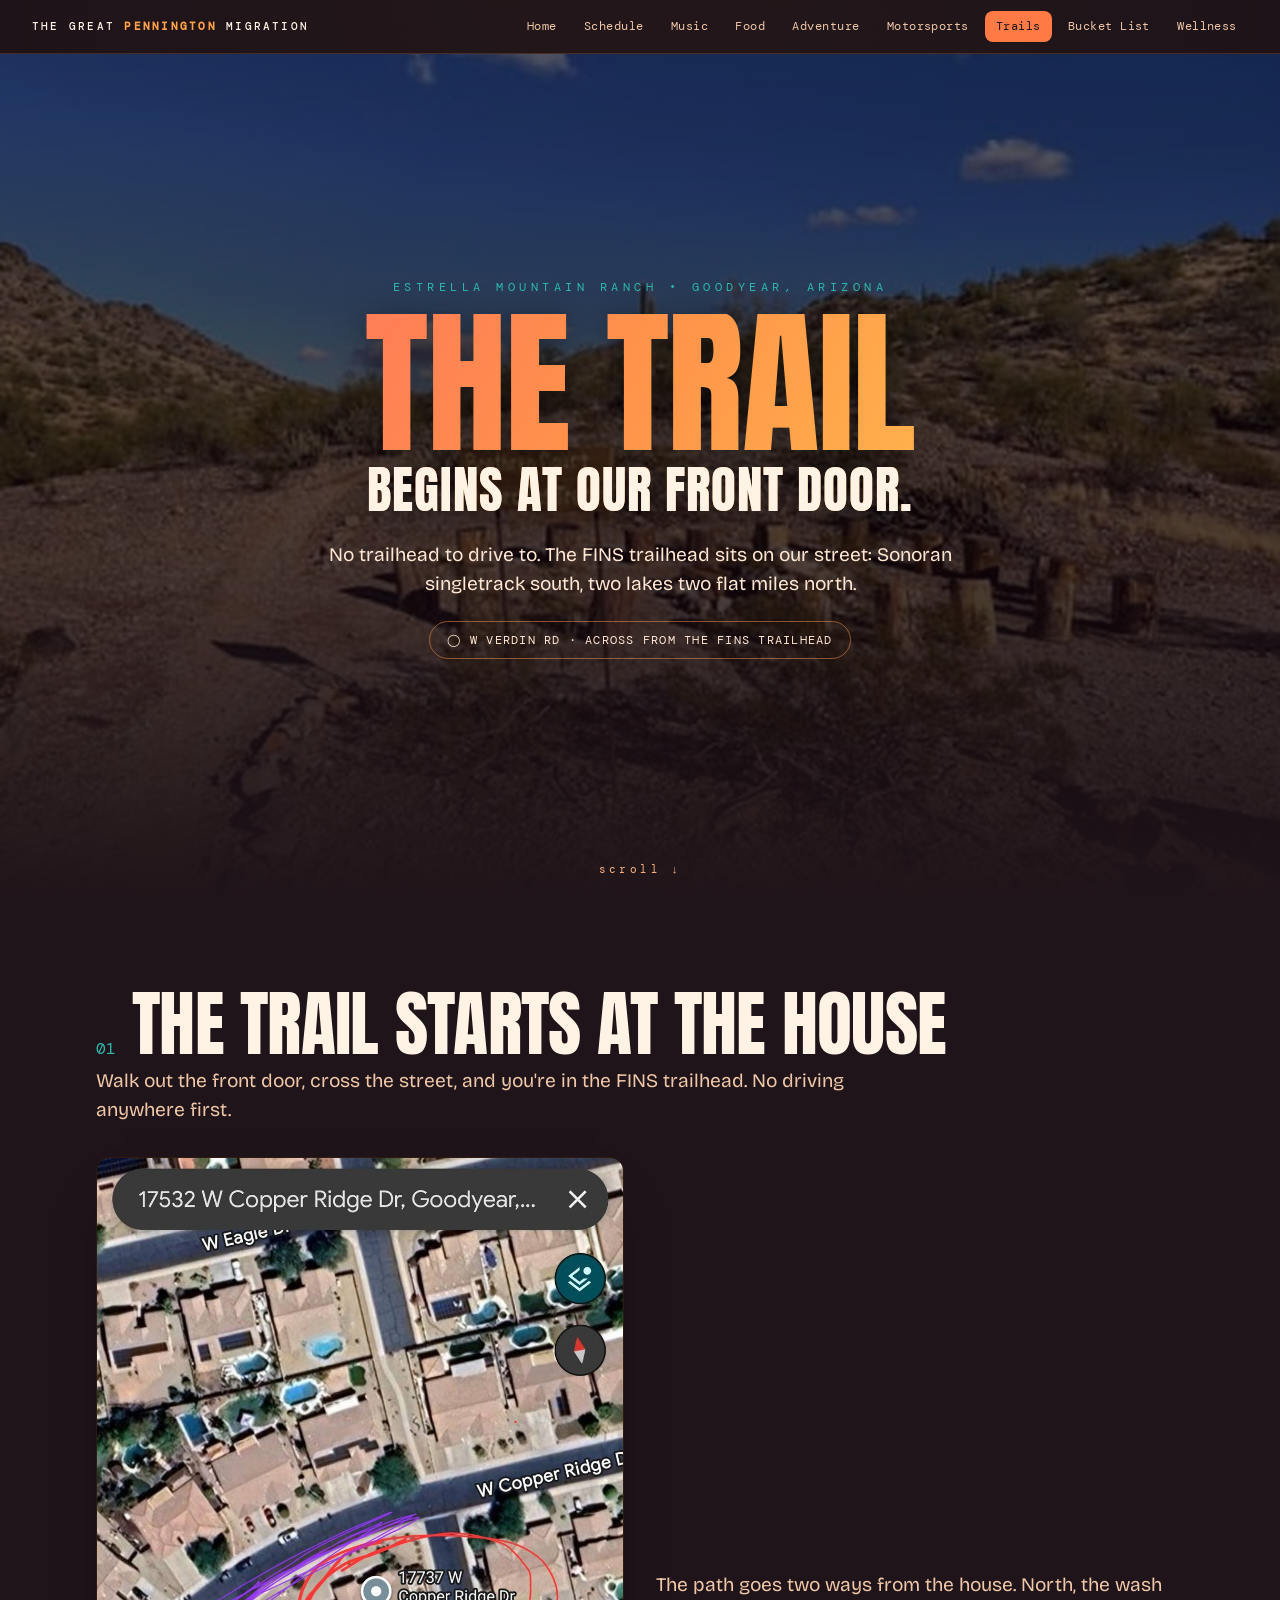
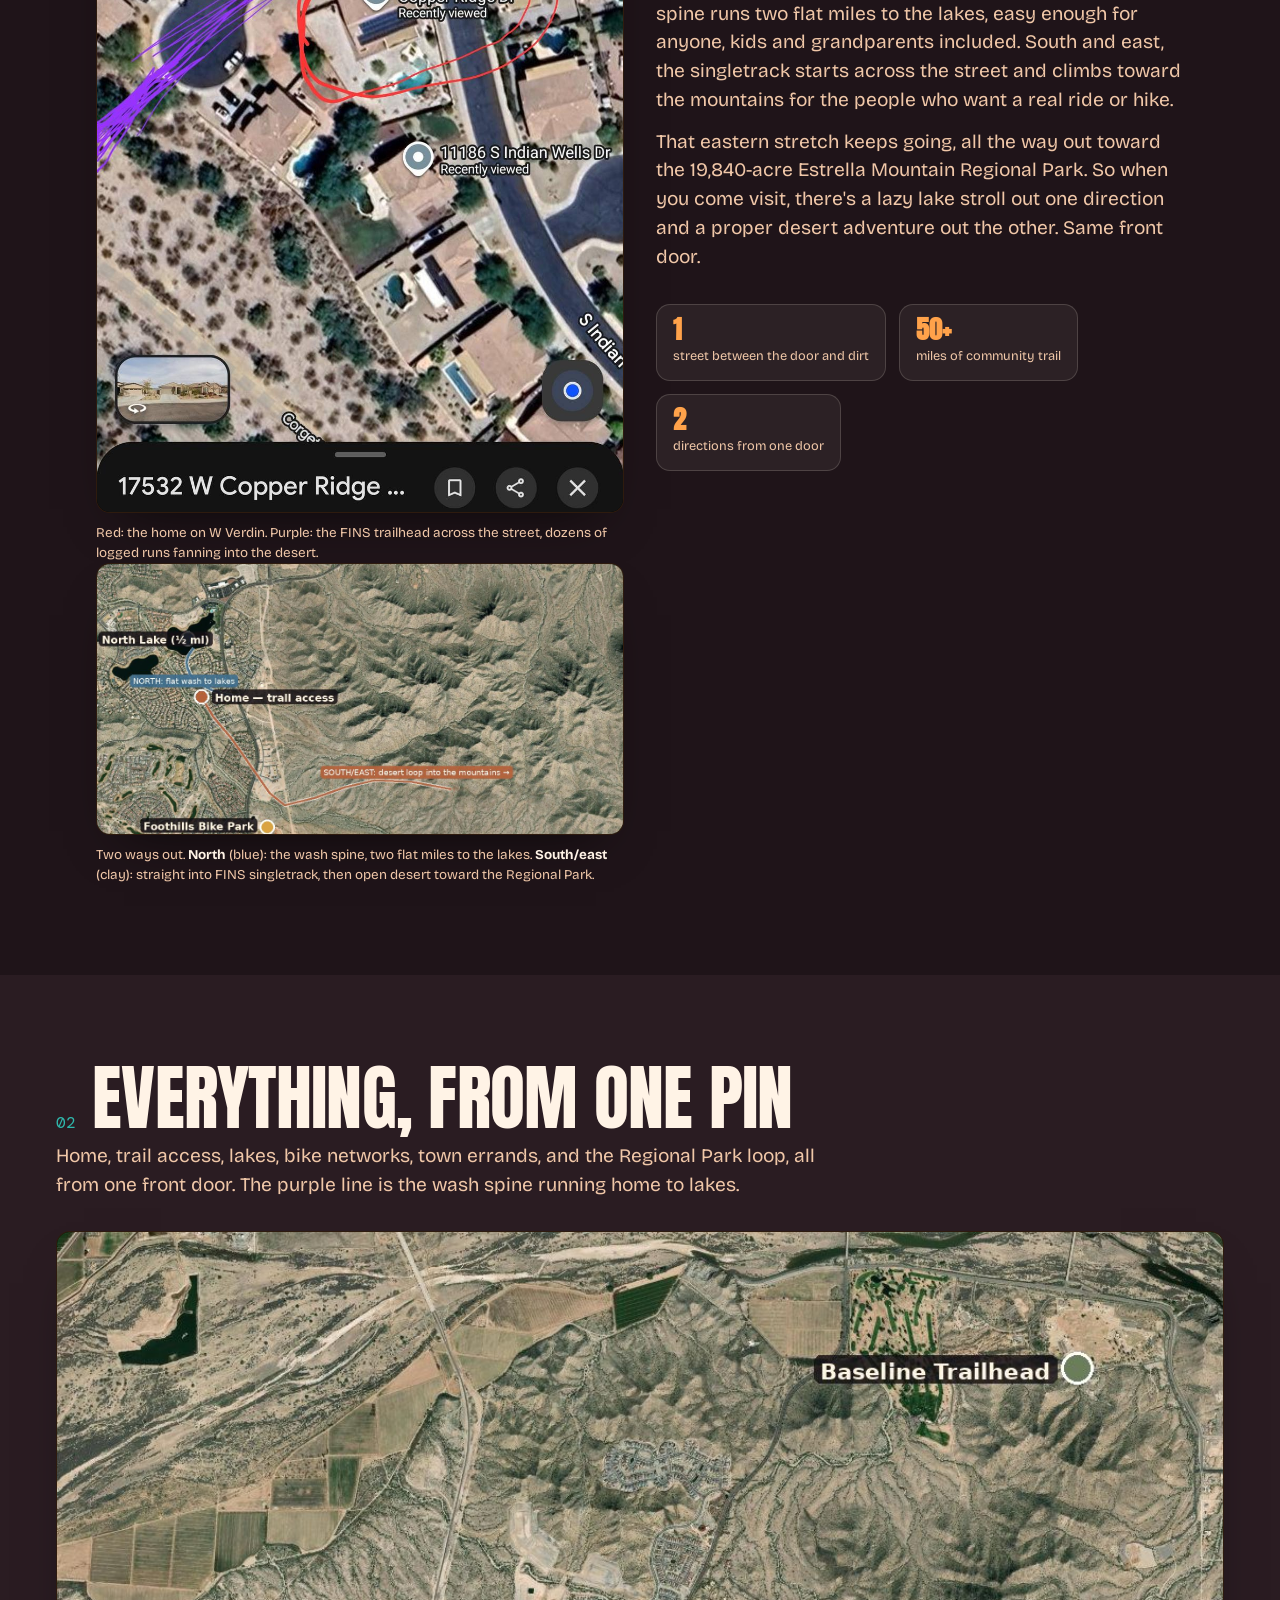
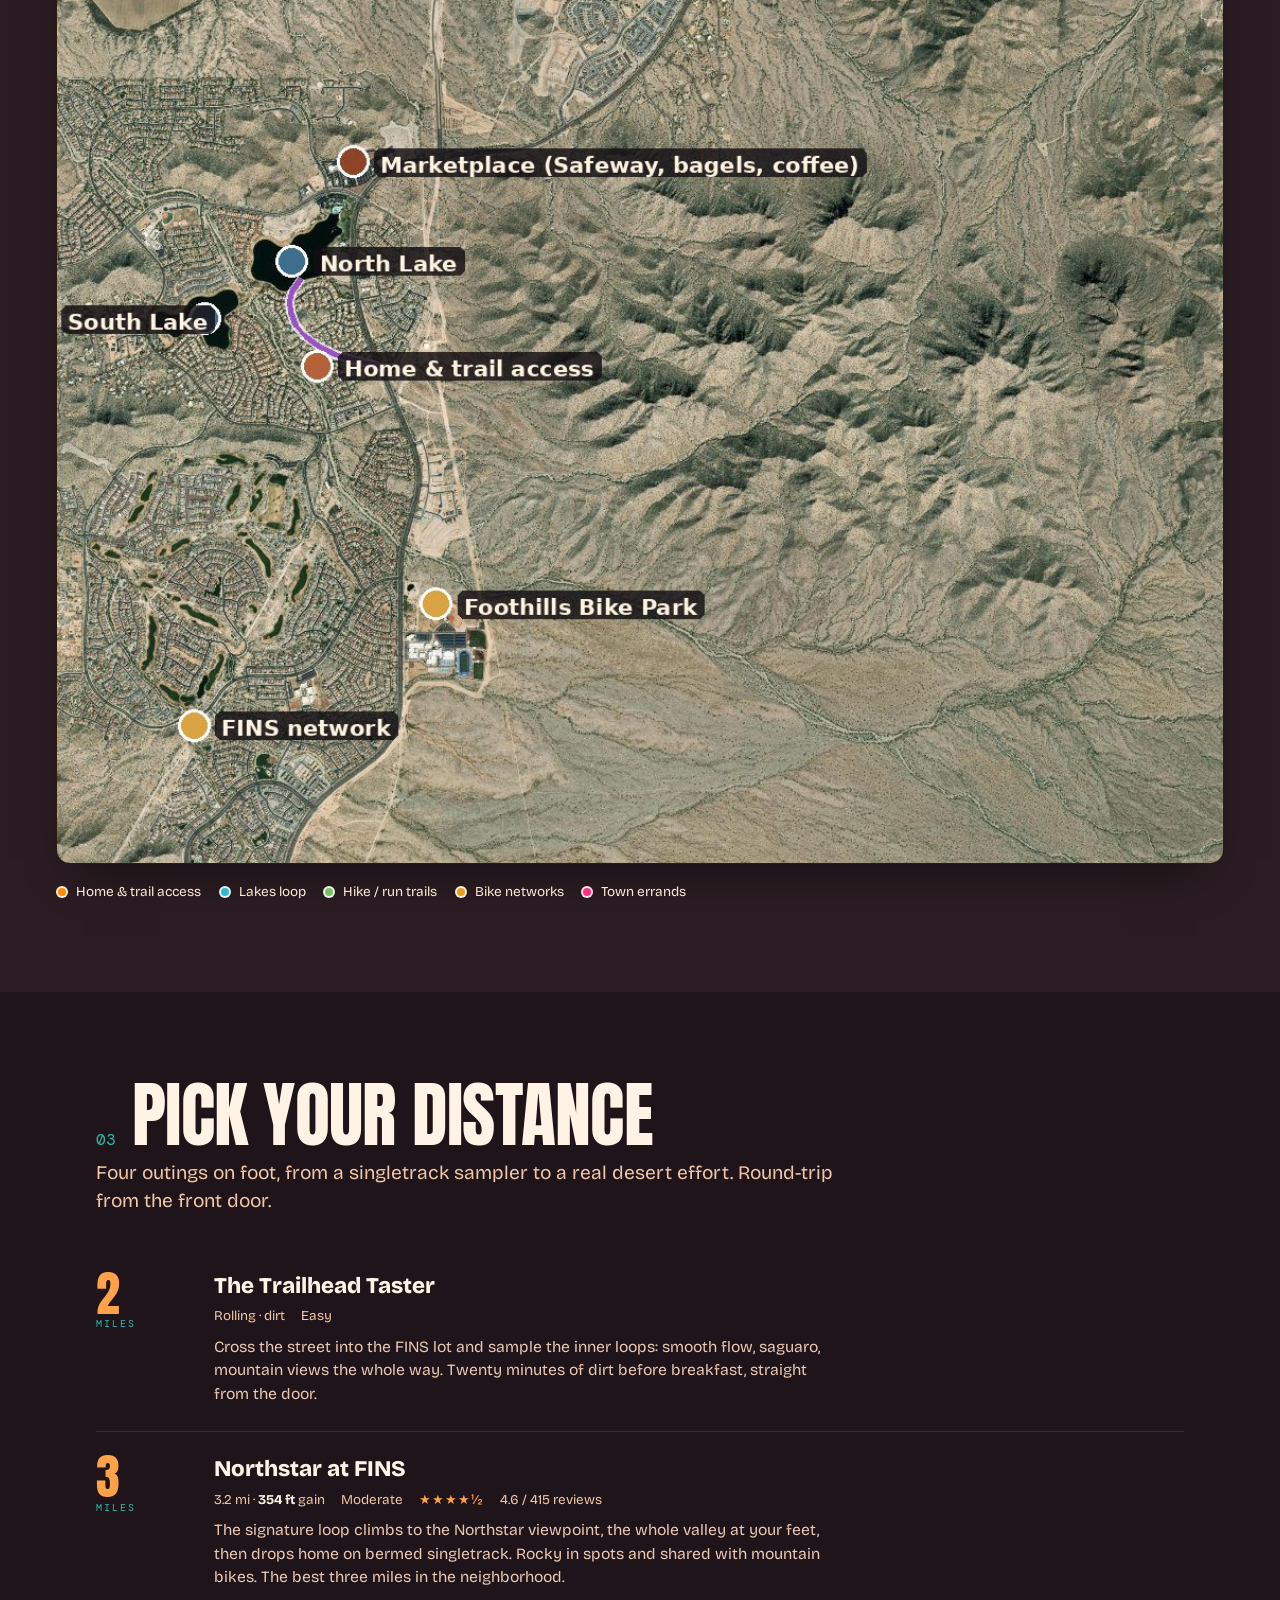
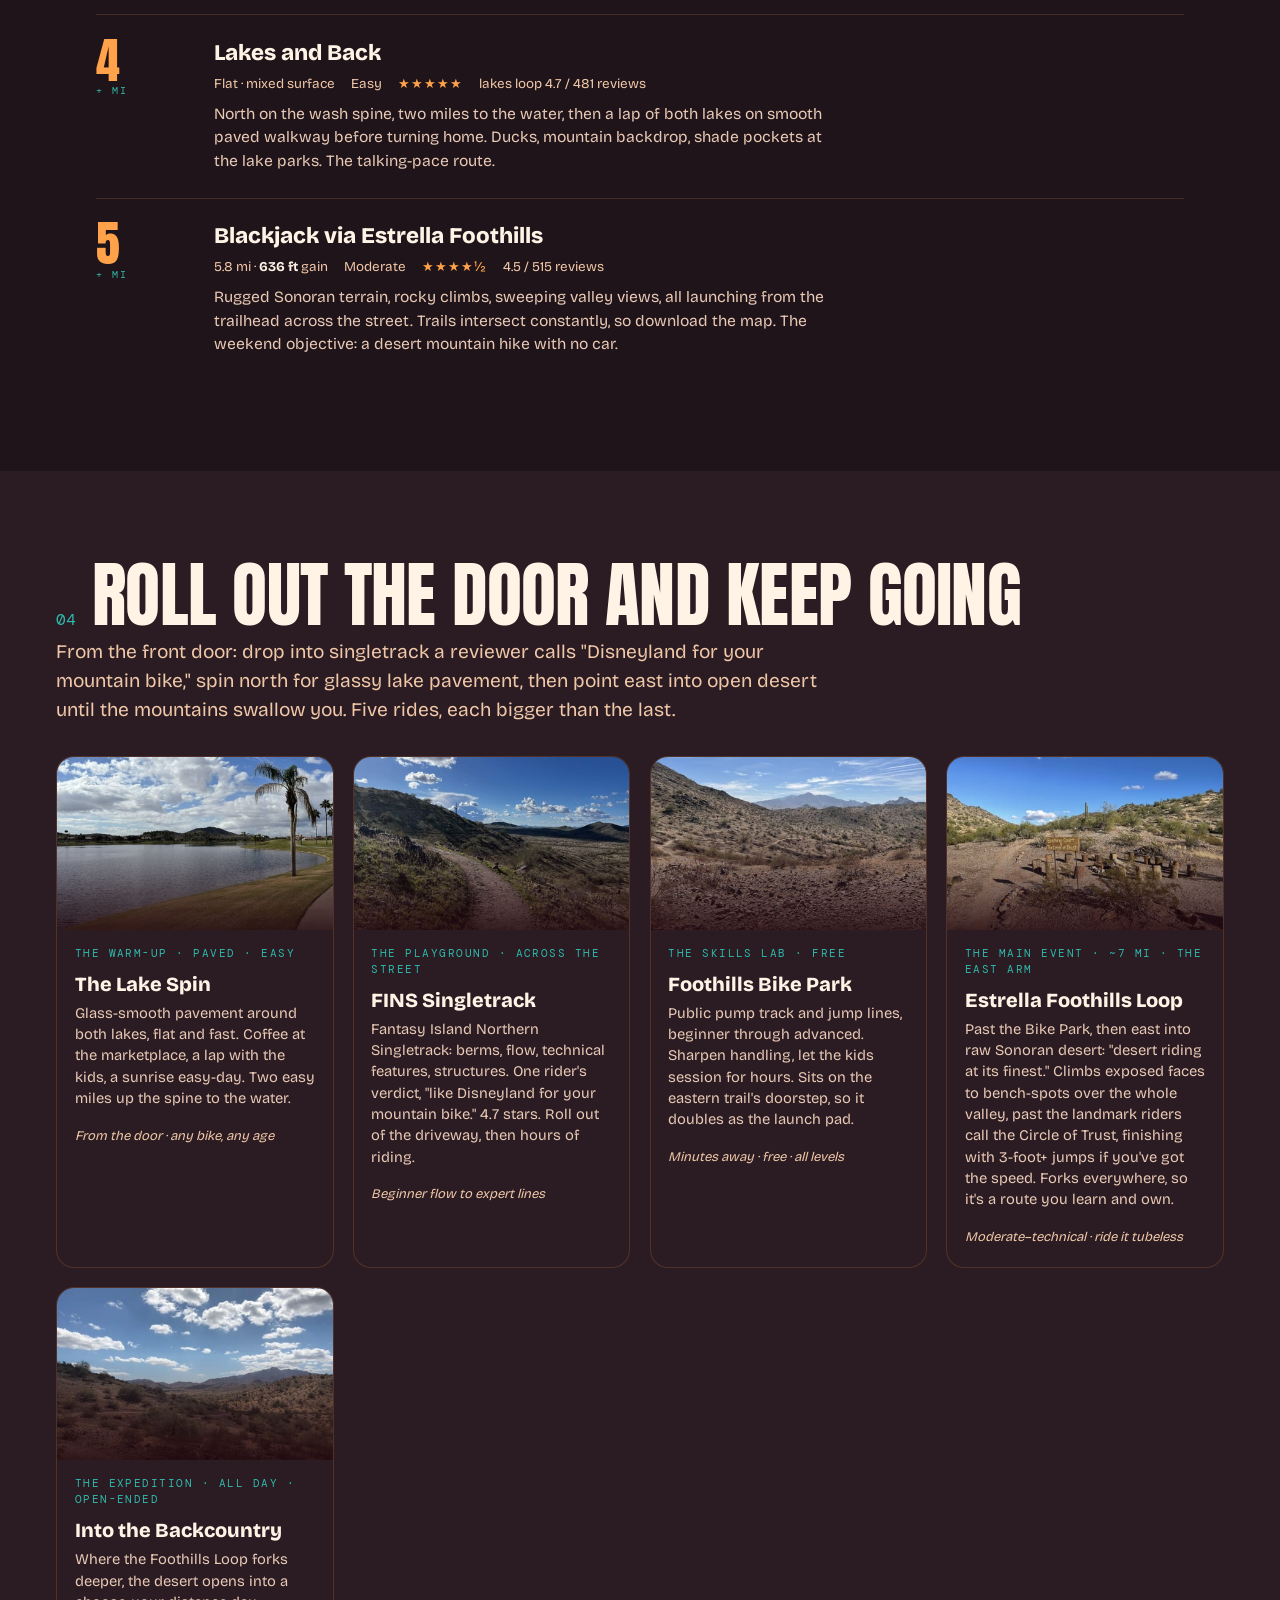
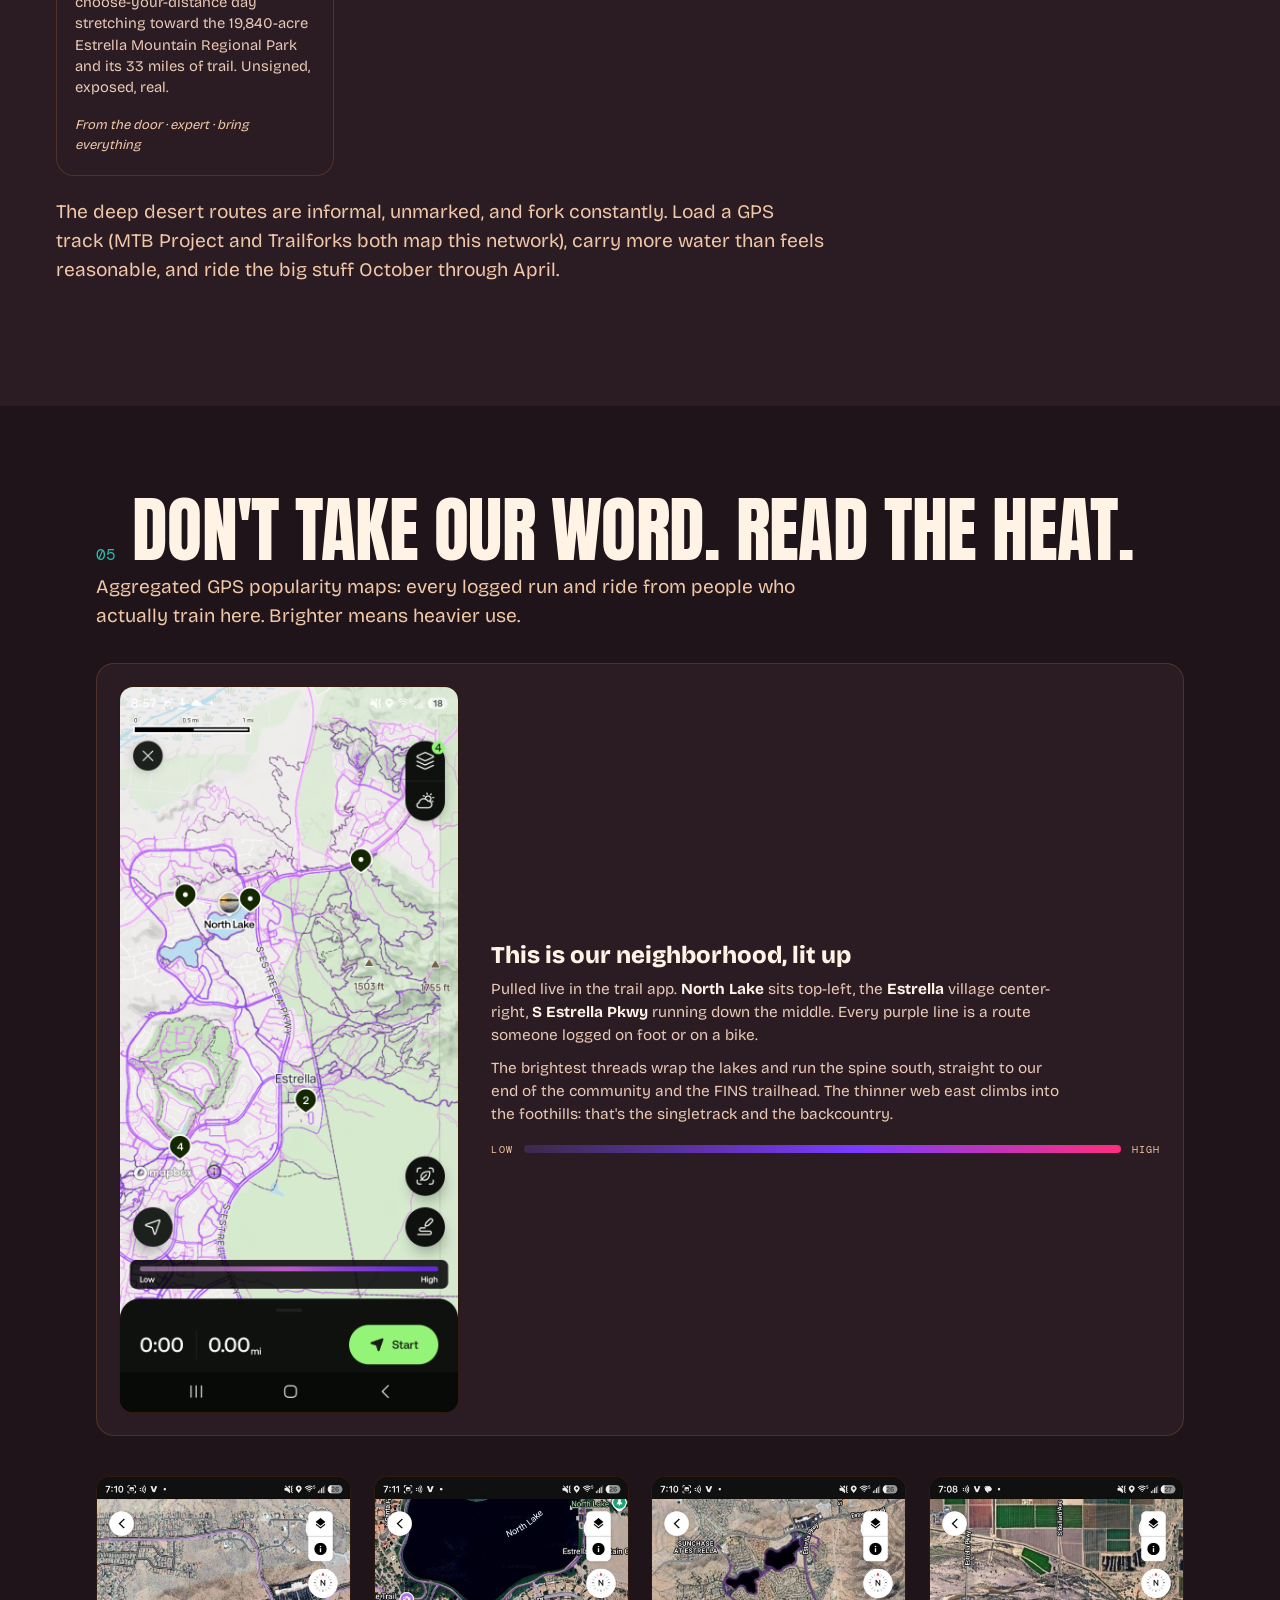
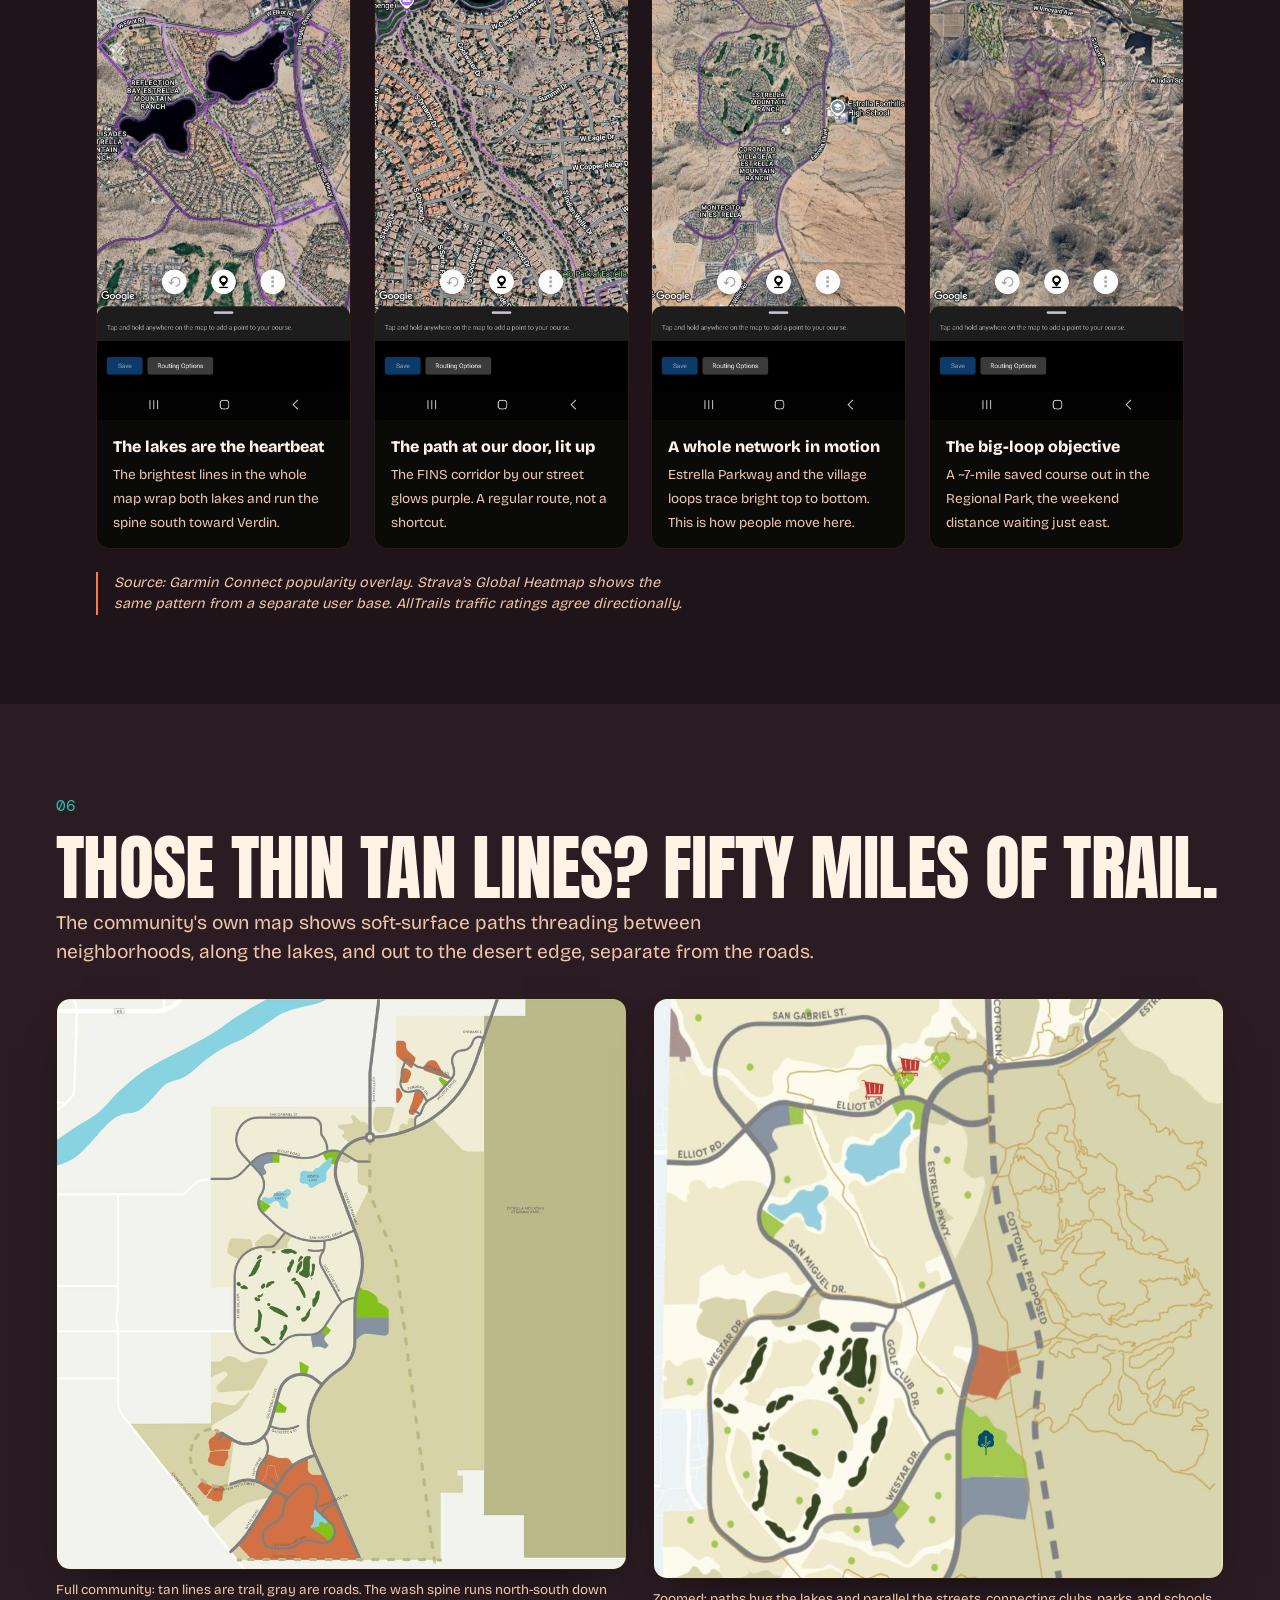
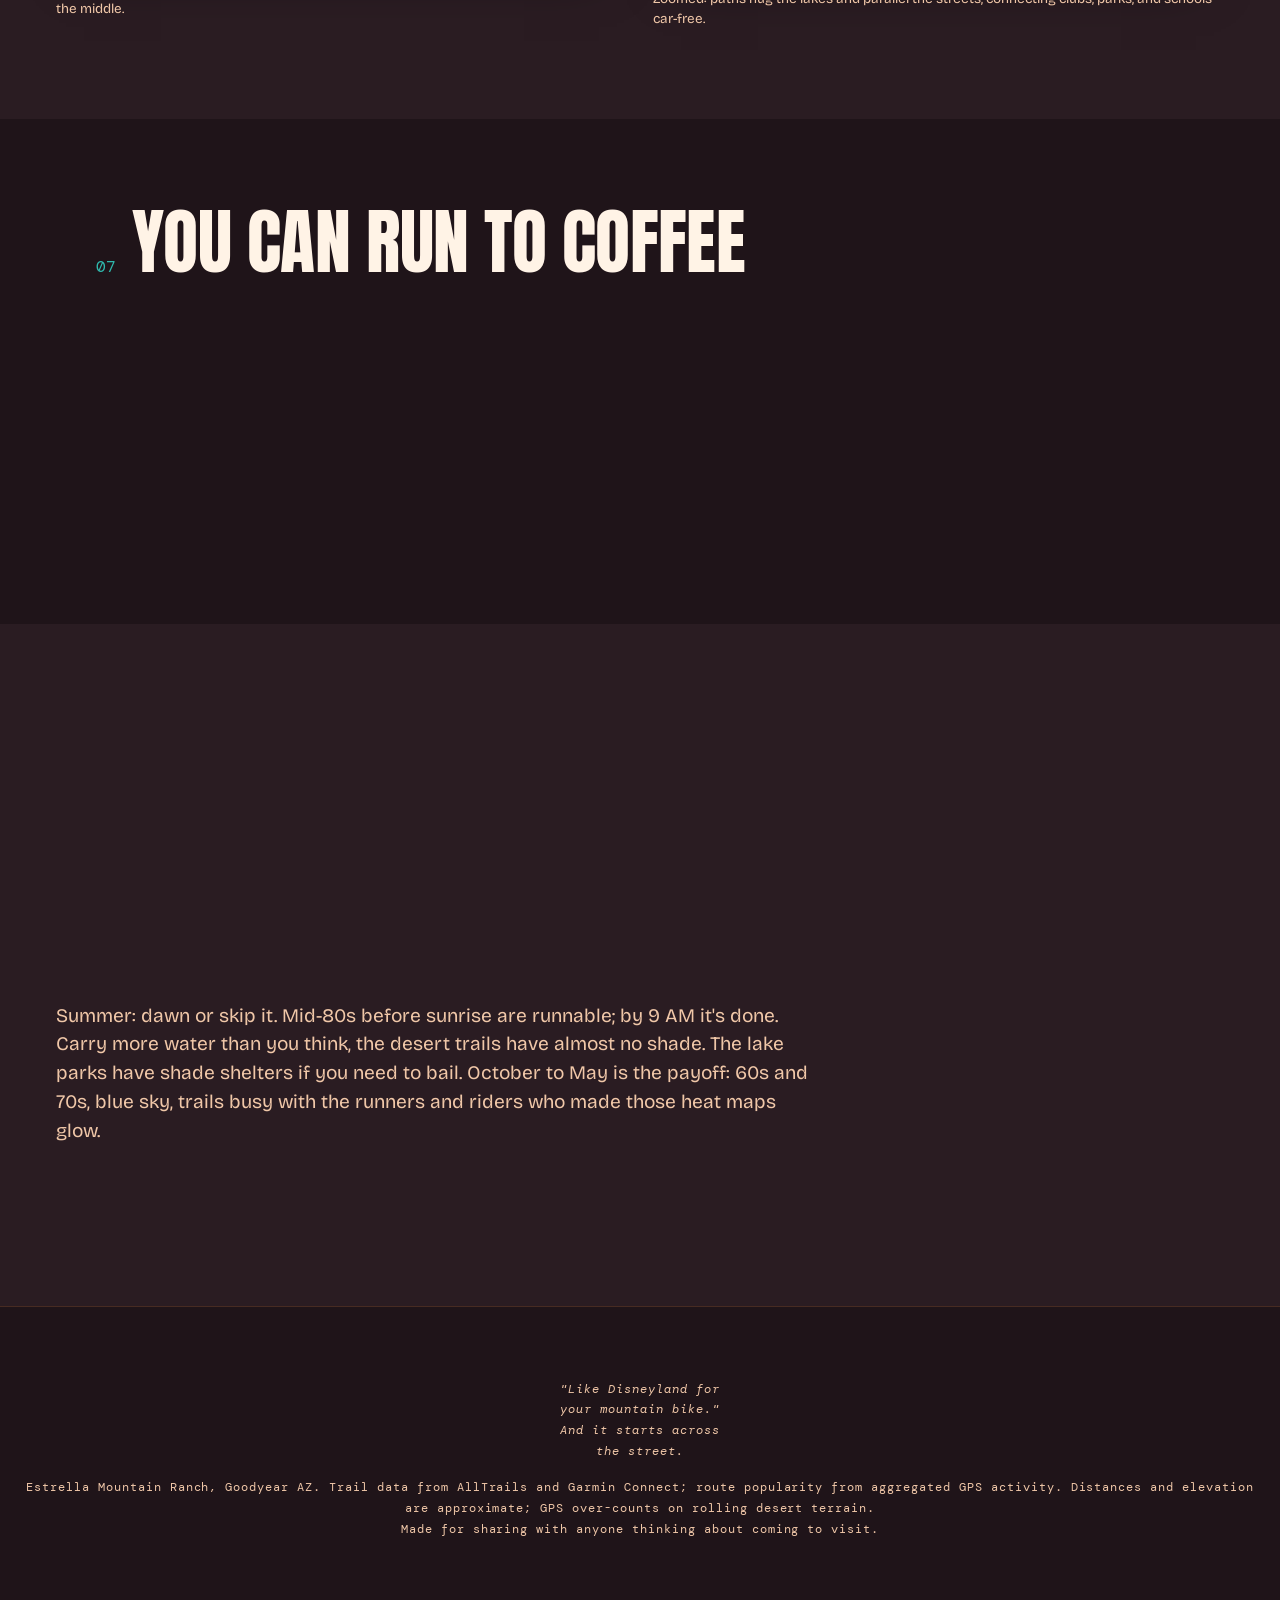
<file: trails.html>
<!DOCTYPE html>
<html lang="en">
<head>
<meta charset="UTF-8">
<meta name="viewport" content="width=device-width, initial-scale=1.0">
<meta name="theme-color" content="#ff5a1f">
<title>The Trail at Our Door — The Great Pennington Migration</title>
<meta name="description" content="Fifty miles of trail off the back of Estrella Mountain Ranch. The FINS trailhead on our street, lakes two miles north, and the GPS heat maps to prove it.">
<link rel="manifest" href="manifest.json">
<link rel="icon" href="icon-192.png">
<link rel="preconnect" href="https://fonts.googleapis.com">
<link rel="preconnect" href="https://fonts.gstatic.com" crossorigin>
<link href="https://fonts.googleapis.com/css2?family=Anton&family=Bricolage+Grotesque:opsz,wght@12..96,400;12..96,600;12..96,800&family=DM+Mono:wght@400;500&display=swap" rel="stylesheet">
<link rel="stylesheet" href="assets/site.css?v=12">
<link rel="stylesheet" href="assets/trails.css?v=12">
</head>
<body>

<nav class="nav">
  <a class="nav-brand" href="index.html">THE GREAT <b>PENNINGTON</b> MIGRATION</a>
  <button class="nav-toggle" aria-label="Menu" aria-expanded="false"><span></span><span></span><span></span></button>
  <div class="nav-links">
    <a href="index.html">Home</a>
    <a href="schedule.html">Schedule</a>
    <a href="music.html">Music</a>
    <a href="food.html">Food</a>
    <a href="recreation.html">Adventure</a>
    <a href="motorsports.html">Motorsports</a>
    <a href="trails.html">Trails</a>
    <a href="bucketlist.html">Bucket List</a>
    <a href="wellness.html">Wellness</a>
  </div>
</nav>

<header class="hero">
  <div class="hero-bg"><img src="assets/img/trail-07.jpg" alt="Singletrack winding into the Estrella foothills"></div>
  <div class="hero-inner">
    <div class="kicker reveal">Estrella Mountain Ranch &bull; Goodyear, Arizona</div>
    <h1 class="reveal">The Trail<span class="line2">begins at our front door.</span></h1>
    <p class="reveal">No trailhead to drive to. The FINS trailhead sits on our street: Sonoran singletrack south, two lakes two flat miles north.</p>
    <div class="addr reveal">&#9711; W Verdin Rd &middot; across from the FINS trailhead</div>
  </div>
  <div class="scroll-cue">scroll &darr;</div>
</header>

<section>
  <div class="sec-head reveal"><span class="sec-num">01</span><h2>The trail starts at the house</h2></div>
  <p class="sec-sub reveal">Walk out the front door, cross the street, and you're in the FINS trailhead. No driving anywhere first.</p>
  <div class="door-split">
    <div class="reveal">
      <div class="frame"><img src="assets/img/trail-01.jpg" alt="Aerial of the home and trail access" loading="lazy"></div>
      <div class="cap">Red: the home on W Verdin. Purple: the FINS trailhead across the street, dozens of logged runs fanning into the desert.</div>
      <div class="frame"><img src="assets/img/trail-02.jpg" alt="Two trail arms from home" loading="lazy"></div>
      <div class="cap">Two ways out. <b>North</b> (blue): the wash spine, two flat miles to the lakes. <b>South/east</b> (clay): straight into FINS singletrack, then open desert toward the Regional Park.</div>
    </div>
    <div class="reveal">
      <p class="sec-sub mb-s">The path goes two ways from the house. North, the wash spine runs two flat miles to the lakes, easy enough for anyone, kids and grandparents included. South and east, the singletrack starts across the street and climbs toward the mountains for the people who want a real ride or hike.</p>
      <p class="sec-sub">That eastern stretch keeps going, all the way out toward the 19,840-acre Estrella Mountain Regional Park. So when you come visit, there's a lazy lake stroll out one direction and a proper desert adventure out the other. Same front door.</p>
      <div class="pullrow">
        <div class="pill"><b>1</b><span>street between the door and dirt</span></div>
        <div class="pill"><b>50+</b><span>miles of community trail</span></div>
        <div class="pill"><b>2</b><span>directions from one door</span></div>
      </div>
    </div>
  </div>
</section>

<section class="section-dark"><div class="inner">
  <div class="sec-head reveal"><span class="sec-num">02</span><h2>Everything, from one pin</h2></div>
  <p class="sec-sub reveal">Home, trail access, lakes, bike networks, town errands, and the Regional Park loop, all from one front door. The purple line is the wash spine running home to lakes.</p>
  <div class="frame reveal"><img src="assets/img/trail-03.jpg" alt="Annotated satellite map of Estrella Mountain Ranch" loading="lazy"></div>
  <div class="legend reveal">
    <span><i class="dot" style="background:#ff8c00"></i>Home &amp; trail access</span>
    <span><i class="dot" style="background:#39b6c9"></i>Lakes loop</span>
    <span><i class="dot" style="background:#7bbf6a"></i>Hike / run trails</span>
    <span><i class="dot" style="background:#e8a020"></i>Bike networks</span>
    <span><i class="dot" style="background:#ff2e7e"></i>Town errands</span>
  </div>
</div></section>

<section>
  <div class="sec-head reveal"><span class="sec-num">03</span><h2>Pick your distance</h2></div>
  <p class="sec-sub reveal">Four outings on foot, from a singletrack sampler to a real desert effort. Round-trip from the front door.</p>
  <div class="reveal">
    <div class="tier">
      <div class="tnum">2<small>miles</small></div>
      <div>
        <h3>The Trailhead Taster</h3>
        <div class="meta"><span>Rolling &middot; dirt</span><span>Easy</span></div>
        <p>Cross the street into the FINS lot and sample the inner loops: smooth flow, saguaro, mountain views the whole way. Twenty minutes of dirt before breakfast, straight from the door.</p>
      </div>
    </div>
    <div class="tier">
      <div class="tnum">3<small>miles</small></div>
      <div>
        <h3>Northstar at FINS</h3>
        <div class="meta"><span>3.2 mi &middot; <b>354 ft</b> gain</span><span>Moderate</span><span class="stars">&#9733;&#9733;&#9733;&#9733;&#189;</span><span>4.6 / 415 reviews</span></div>
        <p>The signature loop climbs to the Northstar viewpoint, the whole valley at your feet, then drops home on bermed singletrack. Rocky in spots and shared with mountain bikes. The best three miles in the neighborhood.</p>
      </div>
    </div>
    <div class="tier">
      <div class="tnum">4<small>+ mi</small></div>
      <div>
        <h3>Lakes and Back</h3>
        <div class="meta"><span>Flat &middot; mixed surface</span><span>Easy</span><span class="stars">&#9733;&#9733;&#9733;&#9733;&#9733;</span><span>lakes loop 4.7 / 481 reviews</span></div>
        <p>North on the wash spine, two miles to the water, then a lap of both lakes on smooth paved walkway before turning home. Ducks, mountain backdrop, shade pockets at the lake parks. The talking-pace route.</p>
      </div>
    </div>
    <div class="tier">
      <div class="tnum">5<small>+ mi</small></div>
      <div>
        <h3>Blackjack via Estrella Foothills</h3>
        <div class="meta"><span>5.8 mi &middot; <b>636 ft</b> gain</span><span>Moderate</span><span class="stars">&#9733;&#9733;&#9733;&#9733;&#189;</span><span>4.5 / 515 reviews</span></div>
        <p>Rugged Sonoran terrain, rocky climbs, sweeping valley views, all launching from the trailhead across the street. Trails intersect constantly, so download the map. The weekend objective: a desert mountain hike with no car.</p>
      </div>
    </div>
  </div>
</section>

<section class="section-dark"><div class="inner">
  <div class="sec-head reveal"><span class="sec-num">04</span><h2>Roll out the door and keep going</h2></div>
  <p class="sec-sub reveal">From the front door: drop into singletrack a reviewer calls "Disneyland for your mountain bike," spin north for glassy lake pavement, then point east into open desert until the mountains swallow you. Five rides, each bigger than the last.</p>
  <div class="grid g3">
    <article class="card reveal">
      <div class="card-img"><img src="assets/img/trail-04.jpg" alt="The Lake Spin" loading="lazy"></div>
      <div class="card-body"><div class="ride">The warm-up &middot; paved &middot; easy</div><h3>The Lake Spin</h3>
        <p>Glass-smooth pavement around both lakes, flat and fast. Coffee at the marketplace, a lap with the kids, a sunrise easy-day. Two easy miles up the spine to the water.</p>
        <div class="d">From the door &middot; any bike, any age</div>
      </div>
    </article>
    <article class="card reveal">
      <div class="card-img"><img src="assets/img/trail-05.jpg" alt="FINS Singletrack" loading="lazy"></div>
      <div class="card-body"><div class="ride">The playground &middot; across the street</div><h3>FINS Singletrack</h3>
        <p>Fantasy Island Northern Singletrack: berms, flow, technical features, structures. One rider's verdict, "like Disneyland for your mountain bike." 4.7 stars. Roll out of the driveway, then hours of riding.</p>
        <div class="d">Beginner flow to expert lines</div>
      </div>
    </article>
    <article class="card reveal">
      <div class="card-img"><img src="assets/img/trail-06.jpg" alt="Foothills Bike Park" loading="lazy"></div>
      <div class="card-body"><div class="ride">The skills lab &middot; free</div><h3>Foothills Bike Park</h3>
        <p>Public pump track and jump lines, beginner through advanced. Sharpen handling, let the kids session for hours. Sits on the eastern trail's doorstep, so it doubles as the launch pad.</p>
        <div class="d">Minutes away &middot; free &middot; all levels</div>
      </div>
    </article>
    <article class="card reveal">
      <div class="card-img"><img src="assets/img/trail-07.jpg" alt="Estrella Foothills Loop" loading="lazy"></div>
      <div class="card-body"><div class="ride">The main event &middot; ~7 mi &middot; the east arm</div><h3>Estrella Foothills Loop</h3>
        <p>Past the Bike Park, then east into raw Sonoran desert: "desert riding at its finest." Climbs exposed faces to bench-spots over the whole valley, past the landmark riders call the Circle of Trust, finishing with 3-foot+ jumps if you've got the speed. Forks everywhere, so it's a route you learn and own.</p>
        <div class="d">Moderate&ndash;technical &middot; ride it tubeless</div>
      </div>
    </article>
    <article class="card reveal">
      <div class="card-img"><img src="assets/img/trail-08.jpg" alt="Into the Backcountry" loading="lazy"></div>
      <div class="card-body"><div class="ride">The expedition &middot; all day &middot; open-ended</div><h3>Into the Backcountry</h3>
        <p>Where the Foothills Loop forks deeper, the desert opens into a choose-your-distance day stretching toward the 19,840-acre Estrella Mountain Regional Park and its 33 miles of trail. Unsigned, exposed, real.</p>
        <div class="d">From the door &middot; expert &middot; bring everything</div>
      </div>
    </article>
  </div>
  <p class="sec-sub reveal mt-m">The deep desert routes are informal, unmarked, and fork constantly. Load a GPS track (MTB Project and Trailforks both map this network), carry more water than feels reasonable, and ride the big stuff October through April.</p>
</div></section>

<section>
  <div class="sec-head reveal"><span class="sec-num">05</span><h2>Don't take our word. Read the heat.</h2></div>
  <p class="sec-sub reveal">Aggregated GPS popularity maps: every logged run and ride from people who actually train here. Brighter means heavier use.</p>

  <div class="heat-feature reveal">
    <div class="shot"><img src="assets/img/trail-heatmap.jpg" alt="Live GPS heat map of Estrella Mountain Ranch trails" loading="lazy"></div>
    <div>
      <h3>This is our neighborhood, lit up</h3>
      <p>Pulled live in the trail app. <b>North Lake</b> sits top-left, the <b>Estrella</b> village center-right, <b>S Estrella Pkwy</b> running down the middle. Every purple line is a route someone logged on foot or on a bike.</p>
      <p>The brightest threads wrap the lakes and run the spine south, straight to our end of the community and the FINS trailhead. The thinner web east climbs into the foothills: that's the singletrack and the backcountry.</p>
      <div class="scale"><span>Low</span><span class="bar"></span><span>High</span></div>
    </div>
  </div>

  <div class="hmgrid">
    <div class="hm reveal"><img src="assets/img/trail-09.jpg" alt="Lakes heat map" loading="lazy"><div class="lbl"><b>The lakes are the heartbeat</b><span>The brightest lines in the whole map wrap both lakes and run the spine south toward Verdin.</span></div></div>
    <div class="hm reveal"><img src="assets/img/trail-10.jpg" alt="Neighborhood heat map" loading="lazy"><div class="lbl"><b>The path at our door, lit up</b><span>The FINS corridor by our street glows purple. A regular route, not a shortcut.</span></div></div>
    <div class="hm reveal"><img src="assets/img/trail-11.jpg" alt="Community heat map" loading="lazy"><div class="lbl"><b>A whole network in motion</b><span>Estrella Parkway and the village loops trace bright top to bottom. This is how people move here.</span></div></div>
    <div class="hm reveal"><img src="assets/img/trail-12.jpg" alt="Regional Park route" loading="lazy"><div class="lbl"><b>The big-loop objective</b><span>A ~7-mile saved course out in the Regional Park, the weekend distance waiting just east.</span></div></div>
  </div>
  <p class="note reveal">Source: Garmin Connect popularity overlay. Strava's Global Heatmap shows the same pattern from a separate user base. AllTrails traffic ratings agree directionally.</p>
</section>

<section class="section-dark"><div class="inner">
  <div class="sec-head reveal"><span class="sec-num">06</span><h2>Those thin tan lines? Fifty miles of trail.</h2></div>
  <p class="sec-sub reveal">The community's own map shows soft-surface paths threading between neighborhoods, along the lakes, and out to the desert edge, separate from the roads.</p>
  <div class="maps2">
    <div class="reveal"><div class="frame"><img src="assets/img/trail-13.jpg" alt="Community trail map" loading="lazy"></div><div class="cap">Full community: tan lines are trail, gray are roads. The wash spine runs north-south down the middle.</div></div>
    <div class="reveal"><div class="frame"><img src="assets/img/trail-14.jpg" alt="Community trail map zoom" loading="lazy"></div><div class="cap">Zoomed: paths hug the lakes and parallel the streets, connecting clubs, parks, and schools car-free.</div></div>
  </div>
</div></section>

<section>
  <div class="sec-head reveal"><span class="sec-num">07</span><h2>You can run to coffee</h2></div>
  <p class="sec-sub reveal">The lakes spine keeps going to the Estrella Parkway &amp; Elliot marketplace. One-way from home, so it's a real run out or an easy bike ride.</p>
  <div class="errands">
    <div class="err reveal"><div class="mi">~3.4<small> mi</small></div><div><h3>Safeway</h3><p>The neighborhood grocery. A backpack turns the chore into a workout.</p></div></div>
    <div class="err reveal"><div class="mi">~3.4<small> mi</small></div><div><h3>Oasis Bagels</h3><p>NY-style, 4.6 stars. The post-run reward at the end of the lakes spine.</p></div></div>
    <div class="err reveal"><div class="mi">~3.4<small> mi</small></div><div><h3>Starbucks</h3><p>Opens 3:30 AM, exactly when you want to be out in summer.</p></div></div>
    <div class="err reveal"><div class="mi">~2.1<small> mi</small></div><div><h3>Cafe Bebida</h3><p>4.7 stars, by the lakes and Welcome Center. Coffee with a view.</p></div></div>
  </div>
</section>

<section class="section-dark"><div class="inner">
  <div class="sec-head reveal"><span class="sec-num">08</span><h2>It's the desert. Plan around the sun.</h2></div>
  <p class="sec-sub reveal">Summer is hot, and our first July week proves it: highs of 103 to 110&deg;F under an excessive heat warning. Get out at dawn. October through May is the prime season.</p>
  <div class="wx reveal">
    <div class="day"><b>Fri</b><div class="hi">110&deg;</div><div class="lo">84&deg; lo</div></div>
    <div class="day"><b>Sat</b><div class="hi">106&deg;</div><div class="lo">82&deg; lo</div></div>
    <div class="day"><b>Sun</b><div class="hi">106&deg;</div><div class="lo">88&deg; lo</div></div>
    <div class="day"><b>Mon</b><div class="hi">107&deg;</div><div class="lo">87&deg; lo</div></div>
    <div class="day"><b>Tue</b><div class="hi">109&deg;</div><div class="lo">90&deg; lo</div></div>
    <div class="day"><b>Wed</b><div class="hi">110&deg;</div><div class="lo">91&deg; lo</div></div>
  </div>
  <p class="sec-sub mt-m">Summer: dawn or skip it. Mid-80s before sunrise are runnable; by 9 AM it's done. Carry more water than you think, the desert trails have almost no shade. The lake parks have shade shelters if you need to bail. October to May is the payoff: 60s and 70s, blue sky, trails busy with the runners and riders who made those heat maps glow.</p>
  <div class="seasonbar reveal">
    <div class="s-hard">Jun</div><div class="s-hard">Jul</div><div class="s-hard">Aug</div><div class="s-ok">Sep</div>
    <div class="s-prime">Oct</div><div class="s-prime">Nov</div><div class="s-prime">Dec</div><div class="s-prime">Jan</div>
    <div class="s-prime">Feb</div><div class="s-prime">Mar</div><div class="s-prime">Apr</div><div class="s-ok">May</div>
  </div>
</div></section>

<footer class="site-foot">
  <p class="quote">"Like Disneyland for your mountain bike." And it starts across the street.</p>
  <p>Estrella Mountain Ranch, Goodyear AZ. Trail data from AllTrails and Garmin Connect; route popularity from aggregated GPS activity. Distances and elevation are approximate; GPS over-counts on rolling desert terrain.<br>Made for sharing with anyone thinking about coming to visit.</p>
</footer>

<script src="assets/site.js?v=12"></script>
</body>
</html>
</file>
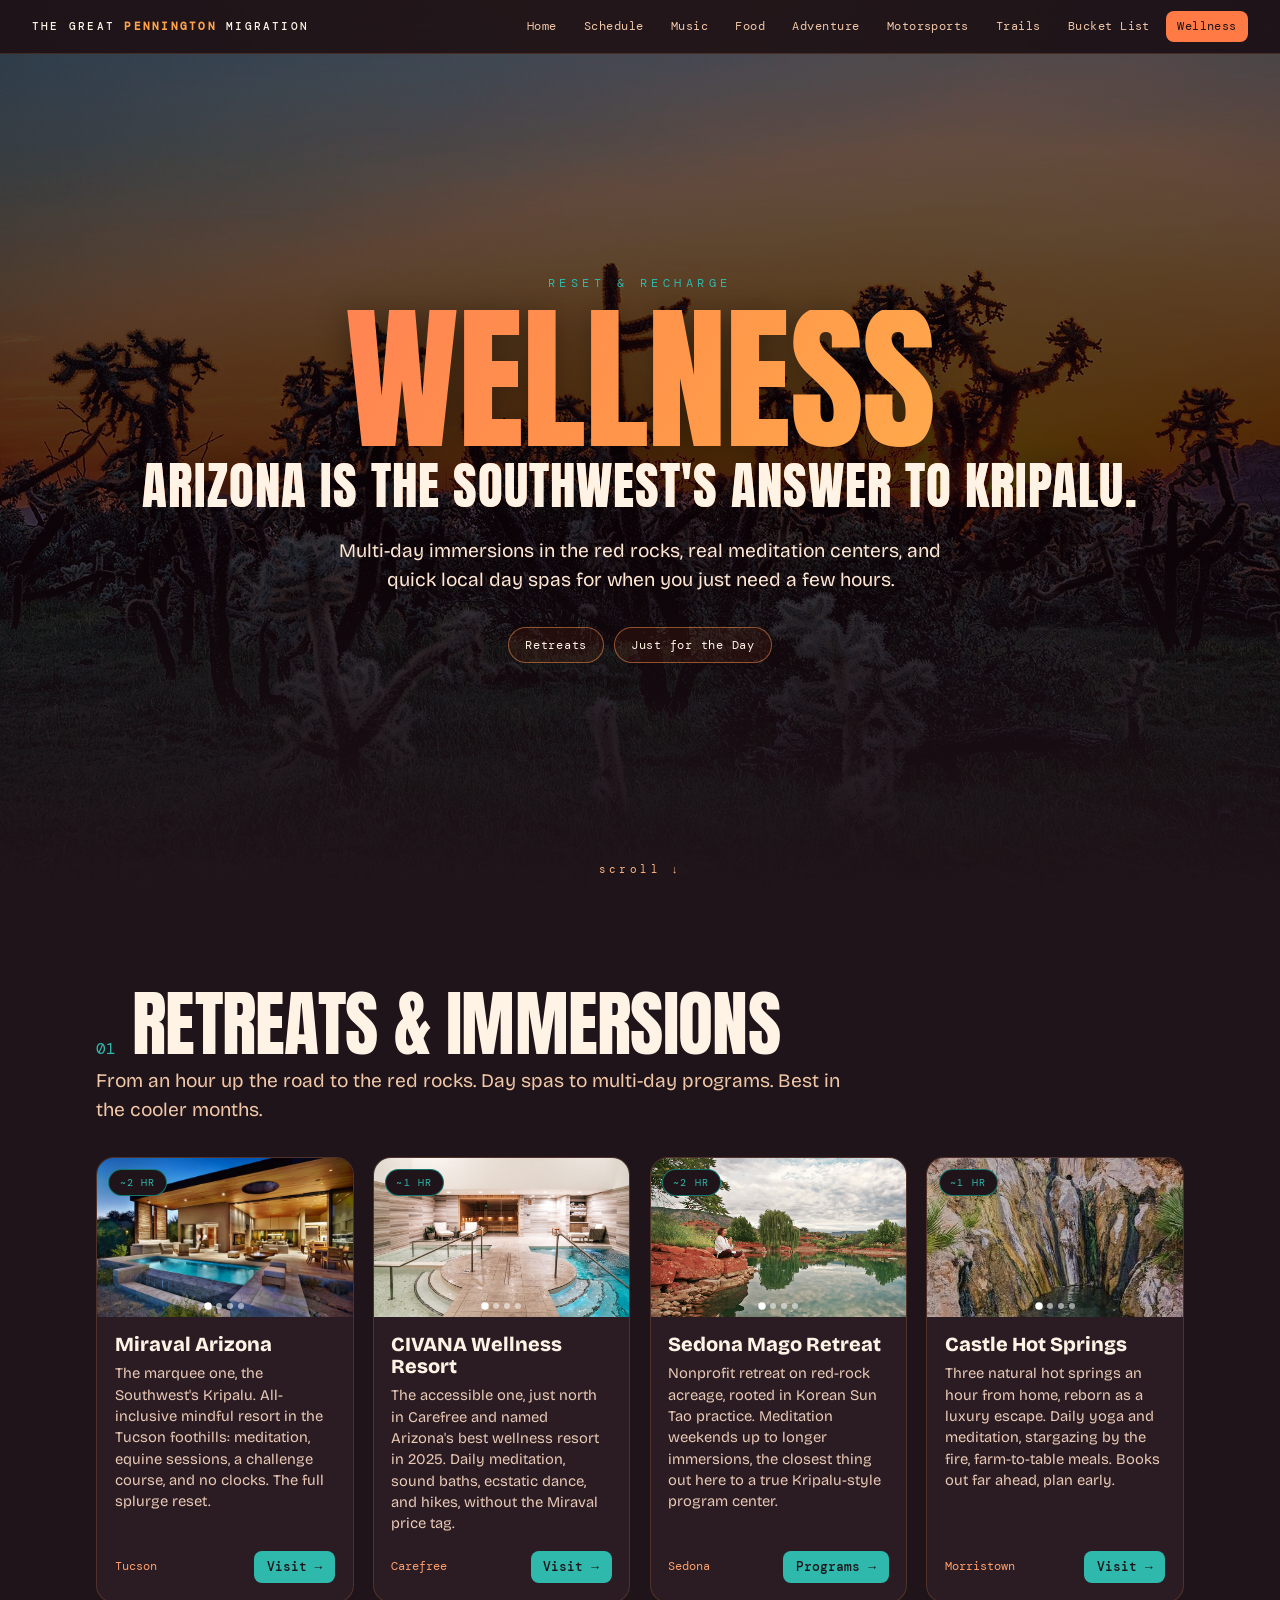
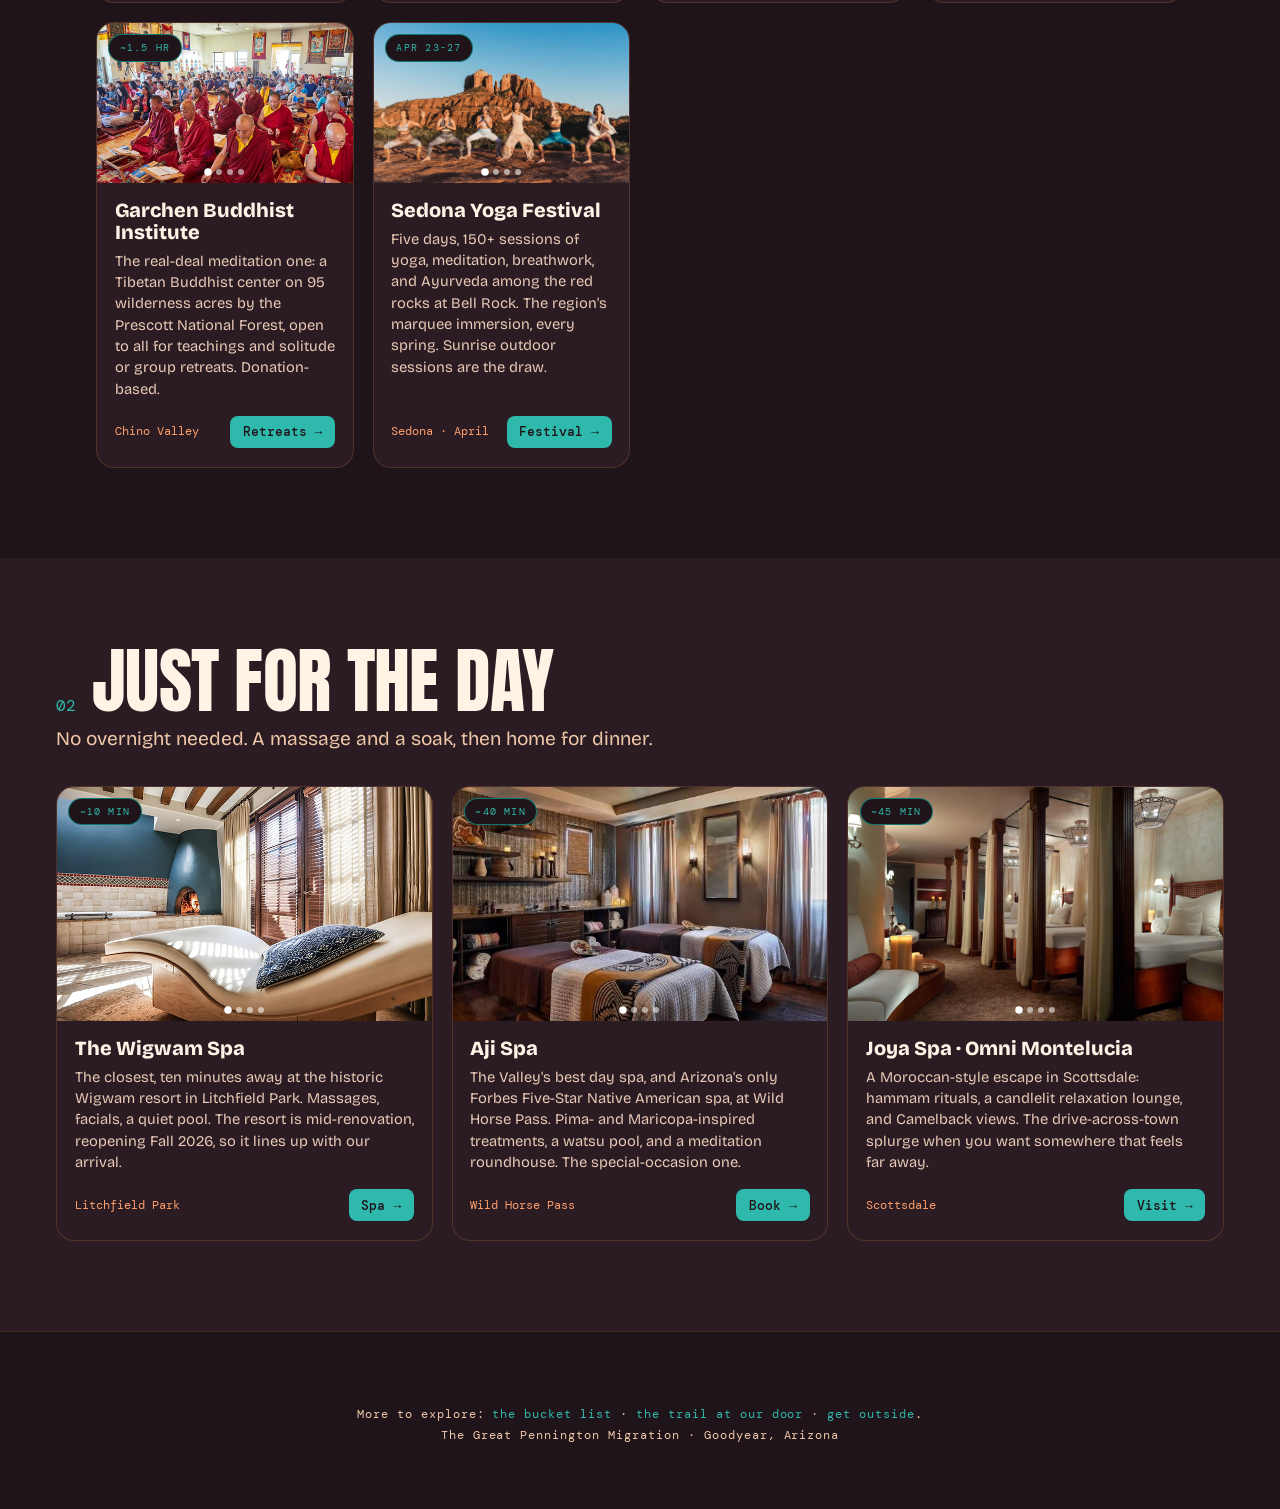
<file: wellness.html>
<!DOCTYPE html>
<html lang="en">
<head>
<meta charset="UTF-8">
<meta name="viewport" content="width=device-width, initial-scale=1.0">
<meta name="theme-color" content="#ff7a45">
<title>Wellness &amp; Retreats — The Great Pennington Migration</title>
<meta name="description" content="Arizona's wellness side: Kripalu-style retreats like Miraval and Sedona Mago, meditation centers, the Sedona Yoga Festival, and quick local day spas.">
<link rel="manifest" href="manifest.json">
<link rel="icon" href="icon-192.png">
<link rel="preconnect" href="https://fonts.googleapis.com">
<link rel="preconnect" href="https://fonts.gstatic.com" crossorigin>
<link href="https://fonts.googleapis.com/css2?family=Anton&family=Bricolage+Grotesque:opsz,wght@12..96,400;12..96,600;12..96,800&family=DM+Mono:wght@400;500&display=swap" rel="stylesheet">
<link rel="stylesheet" href="assets/site.css?v=12">
</head>
<body>

<nav class="nav">
  <a class="nav-brand" href="index.html">THE GREAT <b>PENNINGTON</b> MIGRATION</a>
  <button class="nav-toggle" aria-label="Menu" aria-expanded="false"><span></span><span></span><span></span></button>
  <div class="nav-links">
    <a href="index.html">Home</a>
    <a href="schedule.html">Schedule</a>
    <a href="music.html">Music</a>
    <a href="food.html">Food</a>
    <a href="recreation.html">Adventure</a>
    <a href="motorsports.html">Motorsports</a>
    <a href="trails.html">Trails</a>
    <a href="bucketlist.html">Bucket List</a>
    <a href="wellness.html">Wellness</a>
  </div>
</nav>

<header class="hero">
  <div class="hero-bg"><img src="assets/img/az-09.jpg" alt="Quiet desert at golden hour"></div>
  <div class="hero-inner">
    <div class="kicker reveal">Reset &amp; recharge</div>
    <h1 class="reveal">Wellness<span class="line2">Arizona is the Southwest's answer to Kripalu.</span></h1>
    <p class="reveal">Multi-day immersions in the red rocks, real meditation centers, and quick local day spas for when you just need a few hours.</p>
    <nav class="chips reveal">
      <a class="chip" href="#retreats">Retreats</a>
      <a class="chip" href="#daytrip">Just for the Day</a>
    </nav>
  </div>
  <div class="scroll-cue">scroll &darr;</div>
</header>

<section id="retreats">
  <div class="sec-head reveal"><span class="sec-num">01</span><h2>Retreats &amp; immersions</h2></div>
  <p class="sec-sub reveal">From an hour up the road to the red rocks. Day spas to multi-day programs. Best in the cooler months.</p>
  <div class="grid g3">
    <article class="card reveal">
      <div class="card-img gallery"><span class="tag">~2 hr</span><div class="slides"><img src="assets/img/well-miraval-1.jpg" alt="Miraval Arizona 1" loading="lazy"><img src="assets/img/well-miraval-2.jpg" alt="Miraval Arizona 2" loading="lazy"><img src="assets/img/well-miraval-3.jpg" alt="Miraval Arizona 3" loading="lazy"><img src="assets/img/well-miraval-4.png" alt="Miraval Arizona 4" loading="lazy"></div><button class="gnav gprev" aria-label="Previous">&#8249;</button><button class="gnav gnext" aria-label="Next">&#8250;</button><div class="gdots"></div></div>
      <div class="card-body"><h3>Miraval Arizona</h3>
        <p>The marquee one, the Southwest's Kripalu. All-inclusive mindful resort in the Tucson foothills: meditation, equine sessions, a challenge course, and no clocks. The full splurge reset.</p>
        <div class="card-foot"><span class="dist">Tucson</span><a class="go" href="https://www.miravalresorts.com/miraval-arizona/" target="_blank" rel="noopener">Visit &rarr;</a></div>
      </div>
    </article>
    <article class="card reveal">
      <div class="card-img gallery"><span class="tag">~1 hr</span><div class="slides"><img src="assets/img/well-civana-1.jpg" alt="CIVANA Wellness Resort 1" loading="lazy"><img src="assets/img/well-civana-2.jpg" alt="CIVANA Wellness Resort 2" loading="lazy"><img src="assets/img/well-civana-3.jpg" alt="CIVANA Wellness Resort 3" loading="lazy"><img src="assets/img/well-civana-4.jpg" alt="CIVANA Wellness Resort 4" loading="lazy"></div><button class="gnav gprev" aria-label="Previous">&#8249;</button><button class="gnav gnext" aria-label="Next">&#8250;</button><div class="gdots"></div></div>
      <div class="card-body"><h3>CIVANA Wellness Resort</h3>
        <p>The accessible one, just north in Carefree and named Arizona's best wellness resort in 2025. Daily meditation, sound baths, ecstatic dance, and hikes, without the Miraval price tag.</p>
        <div class="card-foot"><span class="dist">Carefree</span><a class="go" href="https://www.civanacarefree.com" target="_blank" rel="noopener">Visit &rarr;</a></div>
      </div>
    </article>
    <article class="card reveal">
      <div class="card-img gallery"><span class="tag">~2 hr</span><div class="slides"><img src="assets/img/well-sedonamago-1.jpg" alt="Sedona Mago Retreat 1" loading="lazy"><img src="assets/img/well-sedonamago-2.jpg" alt="Sedona Mago Retreat 2" loading="lazy"><img src="assets/img/well-sedonamago-3.jpg" alt="Sedona Mago Retreat 3" loading="lazy"><img src="assets/img/well-sedonamago-4.jpg" alt="Sedona Mago Retreat 4" loading="lazy"></div><button class="gnav gprev" aria-label="Previous">&#8249;</button><button class="gnav gnext" aria-label="Next">&#8250;</button><div class="gdots"></div></div>
      <div class="card-body"><h3>Sedona Mago Retreat</h3>
        <p>Nonprofit retreat on red-rock acreage, rooted in Korean Sun Tao practice. Meditation weekends up to longer immersions, the closest thing out here to a true Kripalu-style program center.</p>
        <div class="card-foot"><span class="dist">Sedona</span><a class="go" href="https://www.sedonamago.org" target="_blank" rel="noopener">Programs &rarr;</a></div>
      </div>
    </article>
    <article class="card reveal">
      <div class="card-img gallery"><span class="tag">~1 hr</span><div class="slides"><img src="assets/img/well-castlehotsprings-1.jpg" alt="Castle Hot Springs 1" loading="lazy"><img src="assets/img/well-castlehotsprings-2.jpg" alt="Castle Hot Springs 2" loading="lazy"><img src="assets/img/well-castlehotsprings-3.png" alt="Castle Hot Springs 3" loading="lazy"><img src="assets/img/well-castlehotsprings-4.png" alt="Castle Hot Springs 4" loading="lazy"></div><button class="gnav gprev" aria-label="Previous">&#8249;</button><button class="gnav gnext" aria-label="Next">&#8250;</button><div class="gdots"></div></div>
      <div class="card-body"><h3>Castle Hot Springs</h3>
        <p>Three natural hot springs an hour from home, reborn as a luxury escape. Daily yoga and meditation, stargazing by the fire, farm-to-table meals. Books out far ahead, plan early.</p>
        <div class="card-foot"><span class="dist">Morristown</span><a class="go" href="https://www.castlehotsprings.com" target="_blank" rel="noopener">Visit &rarr;</a></div>
      </div>
    </article>
    <article class="card reveal">
      <div class="card-img gallery"><span class="tag">~1.5 hr</span><div class="slides"><img src="assets/img/well-garchen-1.jpg" alt="Garchen Buddhist Institute 1" loading="lazy"><img src="assets/img/well-garchen-2.gif" alt="Garchen Buddhist Institute 2" loading="lazy"><img src="assets/img/well-garchen-3.jpg" alt="Garchen Buddhist Institute 3" loading="lazy"><img src="assets/img/well-garchen-4.jpg" alt="Garchen Buddhist Institute 4" loading="lazy"></div><button class="gnav gprev" aria-label="Previous">&#8249;</button><button class="gnav gnext" aria-label="Next">&#8250;</button><div class="gdots"></div></div>
      <div class="card-body"><h3>Garchen Buddhist Institute</h3>
        <p>The real-deal meditation one: a Tibetan Buddhist center on 95 wilderness acres by the Prescott National Forest, open to all for teachings and solitude or group retreats. Donation-based.</p>
        <div class="card-foot"><span class="dist">Chino Valley</span><a class="go" href="https://garchen.net" target="_blank" rel="noopener">Retreats &rarr;</a></div>
      </div>
    </article>
    <article class="card reveal">
      <div class="card-img gallery"><span class="tag">Apr 23-27</span><div class="slides"><img src="assets/img/well-sedonayogafest-1.jpg" alt="Sedona Yoga Festival 1" loading="lazy"><img src="assets/img/well-sedonayogafest-2.jpg" alt="Sedona Yoga Festival 2" loading="lazy"><img src="assets/img/well-sedonayogafest-3.jpg" alt="Sedona Yoga Festival 3" loading="lazy"><img src="assets/img/well-sedonayogafest-4.jpg" alt="Sedona Yoga Festival 4" loading="lazy"></div><button class="gnav gprev" aria-label="Previous">&#8249;</button><button class="gnav gnext" aria-label="Next">&#8250;</button><div class="gdots"></div></div>
      <div class="card-body"><h3>Sedona Yoga Festival</h3>
        <p>Five days, 150+ sessions of yoga, meditation, breathwork, and Ayurveda among the red rocks at Bell Rock. The region's marquee immersion, every spring. Sunrise outdoor sessions are the draw.</p>
        <div class="card-foot"><span class="dist">Sedona &middot; April</span><a class="go" href="https://sedonayogafestival.com" target="_blank" rel="noopener">Festival &rarr;</a></div>
      </div>
    </article>
  </div>
</section>

<section id="daytrip" class="section-dark"><div class="inner">
  <div class="sec-head reveal"><span class="sec-num">02</span><h2>Just for the day</h2></div>
  <p class="sec-sub reveal">No overnight needed. A massage and a soak, then home for dinner.</p>
  <div class="grid g3">
    <article class="card reveal">
      <div class="card-img gallery"><span class="tag">~10 min</span><div class="slides"><img src="assets/img/well-wigwamspa-1.jpg" alt="The Wigwam Spa 1" loading="lazy"><img src="assets/img/well-wigwamspa-2.jpg" alt="The Wigwam Spa 2" loading="lazy"><img src="assets/img/well-wigwamspa-3.jpg" alt="The Wigwam Spa 3" loading="lazy"><img src="assets/img/well-wigwamspa-4.jpg" alt="The Wigwam Spa 4" loading="lazy"></div><button class="gnav gprev" aria-label="Previous">&#8249;</button><button class="gnav gnext" aria-label="Next">&#8250;</button><div class="gdots"></div></div>
      <div class="card-body"><h3>The Wigwam Spa</h3>
        <p>The closest, ten minutes away at the historic Wigwam resort in Litchfield Park. Massages, facials, a quiet pool. The resort is mid-renovation, reopening Fall 2026, so it lines up with our arrival.</p>
        <div class="card-foot"><span class="dist">Litchfield Park</span><a class="go" href="https://www.wigwamarizona.com" target="_blank" rel="noopener">Spa &rarr;</a></div>
      </div>
    </article>
    <article class="card reveal">
      <div class="card-img gallery"><span class="tag">~40 min</span><div class="slides"><img src="assets/img/well-aji-1.jpg" alt="Aji Spa 1" loading="lazy"><img src="assets/img/well-aji-2.jpg" alt="Aji Spa 2" loading="lazy"><img src="assets/img/well-aji-3.jpg" alt="Aji Spa 3" loading="lazy"><img src="assets/img/well-aji-4.jpg" alt="Aji Spa 4" loading="lazy"></div><button class="gnav gprev" aria-label="Previous">&#8249;</button><button class="gnav gnext" aria-label="Next">&#8250;</button><div class="gdots"></div></div>
      <div class="card-body"><h3>Aji Spa</h3>
        <p>The Valley's best day spa, and Arizona's only Forbes Five-Star Native American spa, at Wild Horse Pass. Pima- and Maricopa-inspired treatments, a watsu pool, and a meditation roundhouse. The special-occasion one.</p>
        <div class="card-foot"><span class="dist">Wild Horse Pass</span><a class="go" href="https://www.ajispa.com" target="_blank" rel="noopener">Book &rarr;</a></div>
      </div>
    </article>
    <article class="card reveal">
      <div class="card-img gallery"><span class="tag">~45 min</span><div class="slides"><img src="assets/img/well-joya-1.jpg" alt="Joya Spa 1" loading="lazy"><img src="assets/img/well-joya-2.jpg" alt="Joya Spa 2" loading="lazy"><img src="assets/img/well-joya-3.jpg" alt="Joya Spa 3" loading="lazy"><img src="assets/img/well-joya-4.jpg" alt="Joya Spa 4" loading="lazy"></div><button class="gnav gprev" aria-label="Previous">&#8249;</button><button class="gnav gnext" aria-label="Next">&#8250;</button><div class="gdots"></div></div>
      <div class="card-body"><h3>Joya Spa &middot; Omni Montelucia</h3>
        <p>A Moroccan-style escape in Scottsdale: hammam rituals, a candlelit relaxation lounge, and Camelback views. The drive-across-town splurge when you want somewhere that feels far away.</p>
        <div class="card-foot"><span class="dist">Scottsdale</span><a class="go" href="https://www.omnihotels.com/hotels/scottsdale-montelucia/spa" target="_blank" rel="noopener">Visit &rarr;</a></div>
      </div>
    </article>
  </div>
</div></section>

<footer class="site-foot">
  <p>More to explore: <a href="bucketlist.html">the bucket list</a> &middot; <a href="trails.html">the trail at our door</a> &middot; <a href="recreation.html">get outside</a>.<br>The Great Pennington Migration &middot; Goodyear, Arizona</p>
</footer>

<script src="assets/site.js?v=12"></script>
</body>
</html>
</file>
<file: assets/site.css>
/* ============================================================
   THE GREAT PENNINGTON MIGRATION — design system
   One spec for every page. No inline design.

   How it's organized:
     1. Tokens      (CSS variables: color, type, space, radius)
     2. Base        (reset, body, typography defaults)
     3. Layout      (container, section, grid)
     4. Nav         (shared sticky header)
     5. Hero        (page tops)
     6. Components   (card, banner, chip, button, tag, pill, season, countdown)
     7. Utilities   (small, composable helpers — use these instead of inline style)
     8. Motion + responsive
   ============================================================ */

/* ---------- 1. TOKENS ---------- */
:root {
  /* color — warm desert dusk, friendly not neon */
  --night:    #1f1419;
  --night-2:  #2a1c22;
  --card:     #2a1c22;
  --sand:     #fff3e6;
  --sand-dim: #ffe7d4;
  --sand-mut: #f0c7a8;
  --sun:      #ff7a45;
  --sun-2:    #ffa24a;
  --hot:      #ff7a59;
  --turq:     #2fb9ad;
  --line:     rgba(255,150,80,.18);
  --line-2:   rgba(255,150,80,.5);
  --grad-sunset: linear-gradient(120deg,#ff7a59 0%,#ff944a 48%,#ffb74d 100%);

  /* type */
  --f-disp: 'Anton', sans-serif;             /* big headlines */
  --f-body: 'Bricolage Grotesque', sans-serif;
  --f-mono: 'DM Mono', monospace;            /* labels, numbers */

  /* fluid type scale */
  --t-hero:  clamp(3.4rem, 13vw, 10rem);
  --t-h2:    clamp(2.2rem, 6.5vw, 4.5rem);
  --t-h3:    1.25rem;
  --t-body:  clamp(1rem, 2.2vw, 1.2rem);
  --t-sm:    .92rem;
  --t-label: .74rem;

  /* space — tight by default, scales up on big screens */
  --gap:     1.2rem;
  --pad-sec: clamp(3rem, 7vw, 6rem) clamp(1rem, 5vw, 3.5rem);
  --pad-card:1rem 1.1rem 1.2rem;

  /* shape */
  --r-sm: 8px;
  --r:    14px;
  --r-lg: 18px;
  --r-pill: 999px;

  --maxw: 1200px;
  --nav-h: 54px;
}

/* ---------- 2. BASE ---------- */
* { margin: 0; padding: 0; box-sizing: border-box; }
html { scroll-behavior: smooth; }
body {
  font-family: var(--f-body);
  background: var(--night);
  color: var(--sand);
  overflow-x: hidden;
  line-height: 1.5;
  -webkit-font-smoothing: antialiased;
}
/* warm glow behind everything */
body::before {
  content: ""; position: fixed; inset: 0; z-index: 0; pointer-events: none;
  background: radial-gradient(circle at 50% -10%, rgba(255,160,90,.12), transparent 55%);
}
img { display: block; width: 100%; height: 100%; object-fit: cover; }
a { color: inherit; }

h1, h2, h3 { line-height: 1; font-weight: 400; }
.disp, h1, h2 { font-family: var(--f-disp); text-transform: uppercase; letter-spacing: -.01em; }
h3 { font-family: var(--f-body); font-weight: 800; font-size: var(--t-h3); line-height: 1.1; }

/* ---------- 3. LAYOUT ---------- */
section { position: relative; z-index: 2; padding: var(--pad-sec); max-width: var(--maxw); margin: 0 auto; }
.section-dark { background: var(--night-2); max-width: none; }
.section-dark > .inner { max-width: var(--maxw); margin: 0 auto; }

.sec-head { display: flex; align-items: baseline; gap: 1rem; flex-wrap: wrap; margin-bottom: .4rem; }
.sec-num  { font-family: var(--f-mono); color: var(--turq); font-size: 1rem; }
.sec-head h2 { font-size: var(--t-h2); line-height: .95; color: var(--sand); }
.sec-sub  { color: var(--sand-mut); font-size: var(--t-body); max-width: 64ch; line-height: 1.5; margin-bottom: 2rem; }
.sec-sub a { color: var(--turq); text-decoration: none; border-bottom: 1px solid rgba(6,214,196,.4); }
.sec-sub a:hover { color: var(--sand); }

.grid { display: grid; gap: var(--gap); }
.g2 { grid-template-columns: repeat(auto-fit, minmax(300px, 1fr)); }
.g3 { grid-template-columns: repeat(auto-fit, minmax(255px, 1fr)); }
.g4 { grid-template-columns: repeat(auto-fit, minmax(210px, 1fr)); }

/* ---------- 4. NAV (shared) ---------- */
.nav {
  position: sticky; top: 0; z-index: 50;
  display: flex; align-items: center; justify-content: space-between;
  gap: 1rem; min-height: var(--nav-h); padding: 0 clamp(1rem, 4vw, 2rem);
  background: rgba(31,20,25,.8);
  backdrop-filter: blur(12px); -webkit-backdrop-filter: blur(12px);
  border-bottom: 1px solid var(--line);
}
.nav-toggle {
  display: none; position: relative; width: 30px; height: 22px;
  background: none; border: 0; cursor: pointer; padding: 0; flex-shrink: 0;
}
.nav-toggle span {
  position: absolute; left: 2px; right: 2px; height: 2.5px; border-radius: 2px;
  background: var(--sand); transition: transform .28s ease, opacity .2s ease, top .28s ease;
}
.nav-toggle span:nth-child(1) { top: 3px; }
.nav-toggle span:nth-child(2) { top: 10px; }
.nav-toggle span:nth-child(3) { top: 17px; }
.nav.open .nav-toggle span:nth-child(1) { top: 10px; transform: rotate(45deg); }
.nav.open .nav-toggle span:nth-child(2) { opacity: 0; }
.nav.open .nav-toggle span:nth-child(3) { top: 10px; transform: rotate(-45deg); }
.nav-brand {
  font-family: var(--f-mono); font-size: .7rem; letter-spacing: .2em; text-transform: uppercase;
  color: var(--sand); text-decoration: none; white-space: nowrap; font-weight: 500;
}
.nav-brand b { color: var(--sun-2); }
.nav-links { display: flex; gap: .3rem; flex-wrap: wrap; justify-content: flex-end; }
.nav-links a {
  font-family: var(--f-mono); font-size: .72rem; letter-spacing: .04em; text-decoration: none;
  color: var(--sand-mut); padding: .4rem .7rem; border-radius: var(--r-sm); transition: .2s; white-space: nowrap;
}
.nav-links a:hover { color: var(--sand); background: rgba(255,90,31,.12); }
.nav-links a.on { color: var(--night); background: var(--sun); }

/* ---------- 5. HERO ---------- */
.hero {
  position: relative; min-height: calc(100svh - var(--nav-h));
  display: flex; flex-direction: column; justify-content: center; align-items: center;
  text-align: center; padding: 2rem 1.2rem 3rem; overflow: hidden;
}
.hero-bg { position: absolute; inset: 0; z-index: 0; }
.hero-bg img { filter: saturate(1.25) contrast(1.05) brightness(.55); }
.hero-bg::after { content: ""; position: absolute; inset: 0;
  background: linear-gradient(180deg, rgba(22,6,14,.3), rgba(22,6,14,.55) 60%, var(--night)); }
.hero-inner { position: relative; z-index: 2; max-width: 1000px; }
.kicker {
  font-family: var(--f-mono); letter-spacing: .38em; text-transform: uppercase;
  font-size: var(--t-label); color: var(--turq); margin-bottom: 1.1rem;
}
.hero h1 {
  font-family: var(--f-disp); text-transform: uppercase; line-height: .86; font-size: var(--t-hero);
  background: var(--grad-sunset); -webkit-background-clip: text; background-clip: text;
  -webkit-text-fill-color: transparent; filter: drop-shadow(0 4px 16px rgba(0,0,0,.4));
}
.hero h1 .line2 {
  display: block; color: var(--sand); -webkit-text-fill-color: initial; background: none;
  font-size: clamp(1.5rem, 5vw, 3.2rem); letter-spacing: .02em; margin-top: .6rem;
  line-height: 1.12;   /* override the headline's .86 so wrapped subheads don't overlap */
}
.hero p { max-width: 640px; margin: 1.4rem auto 0; font-size: var(--t-body); color: var(--sand-dim); line-height: 1.5; }
.scroll-cue {
  position: absolute; bottom: 1.4rem; left: 50%; transform: translateX(-50%); z-index: 2;
  font-family: var(--f-mono); font-size: .7rem; letter-spacing: .3em; color: #ffb380;
  animation: bob 1.8s ease-in-out infinite;
}

/* banner hero (home). Shows the full banner graphic if assets/img/hero-banner.jpg
   exists; otherwise the <img> onerror flips on .fallback and we show a clean
   titled hero over the lake photo instead. Either way looks intentional. */
.hero-banner { display: block; position: relative; text-align: center; background: var(--night); line-height: 0; }
.hero-banner .hb-img { display: block; width: 100%; height: auto; max-height: 70vh; object-fit: contain; margin: 0 auto; }
.hb-fallback-text { display: none; }
/* countdown band sits in normal flow directly below the banner image */
.banner-hero-cd { position: relative; z-index: 2; line-height: normal; text-align: center; background: var(--night); padding: clamp(1.6rem, 4vw, 2.4rem) 1rem clamp(1.8rem, 4vw, 2.6rem); }
.banner-hero-cd .kicker { display: block; margin-bottom: .7rem; }

/* fallback (no banner file yet): lake photo + title */
.hero-banner.fallback { min-height: 64vh; display: flex; flex-direction: column; justify-content: center;
  background: var(--night) url('img/hero-home.jpg') center/cover no-repeat; overflow: hidden; }
.hero-banner.fallback::before { content: ""; position: absolute; inset: 0;
  background: linear-gradient(180deg, rgba(31,20,25,.4), rgba(31,20,25,.8)); }
.hero-banner.fallback .hb-fallback-text { display: block; position: relative; z-index: 1; padding: 2rem 1rem 0; }
.hero-banner.fallback .hb-fallback-text .kicker { display: block; margin-bottom: .7rem; }
.hero-banner.fallback .hb-fallback-text h1 { font-family: var(--f-disp); text-transform: uppercase; line-height: .9;
  font-size: clamp(2.4rem, 8vw, 5rem); background: var(--grad-sunset); -webkit-background-clip: text; background-clip: text;
  -webkit-text-fill-color: transparent; filter: drop-shadow(0 4px 16px rgba(0,0,0,.45)); }
.hero-banner.fallback .hb-fallback-text .line2 { display: block; color: var(--sand); -webkit-text-fill-color: initial;
  background: none; font-size: clamp(1.1rem, 3.5vw, 1.8rem); margin-top: .6rem; }
.hero-banner.fallback .banner-hero-cd { background: transparent; }

/* ---------- 6. COMPONENTS ---------- */

/* chips (in-page jump links) */
.chips { display: flex; flex-wrap: wrap; gap: .6rem; justify-content: center; margin-top: 2rem; }
.chip {
  font-family: var(--f-mono); font-size: .78rem; letter-spacing: .06em; text-decoration: none;
  color: var(--sand); padding: .5rem 1rem; border-radius: var(--r-pill);
  border: 1px solid var(--line-2); background: rgba(255,90,31,.08); transition: .25s;
}
.chip:hover { background: var(--sun); color: var(--night); transform: translateY(-2px); border-color: var(--sun); }

/* card */
.card {
  position: relative; display: flex; flex-direction: column; overflow: hidden;
  border-radius: var(--r-lg); background: var(--card); border: 1px solid var(--line); transition: .3s;
}
.card:hover { transform: translateY(-5px); border-color: var(--sun); box-shadow: 0 16px 34px -18px rgba(0,0,0,.5); }
.card-img { position: relative; aspect-ratio: 16/10; overflow: hidden; }
.card-img img { transition: .6s ease; }
.card:hover .card-img img { transform: scale(1.06); }
.card-img::after { content: ""; position: absolute; inset: 0; background: linear-gradient(180deg, transparent 40%, rgba(35,9,15,.85)); pointer-events: none; }

/* swipeable image gallery inside a card image */
.card-img.gallery::after { display: none; }
.card:hover .card-img.gallery img { transform: none; }
.gallery .slides {
  position: absolute; inset: 0; display: flex; overflow-x: auto;
  scroll-snap-type: x mandatory; -webkit-overflow-scrolling: touch; scrollbar-width: none;
}
.gallery .slides::-webkit-scrollbar { display: none; }
.gallery .slides img { flex: 0 0 100%; width: 100%; height: 100%; object-fit: cover; scroll-snap-align: center; }
.gallery .gnav {
  position: absolute; top: 50%; transform: translateY(-50%); z-index: 3;
  width: 30px; height: 30px; border-radius: 50%; border: 0; cursor: pointer;
  background: rgba(20,12,16,.5); color: #fff; font-size: 1.15rem; line-height: 1;
  display: flex; align-items: center; justify-content: center; opacity: 0; transition: opacity .2s;
}
.card:hover .gallery .gnav { opacity: 1; }
.gallery .gnav:hover { background: rgba(20,12,16,.8); }
.gallery .gprev { left: 8px; }
.gallery .gnext { right: 8px; }
.gallery .gdots { position: absolute; bottom: 8px; left: 0; right: 0; z-index: 3; display: flex; gap: 5px; justify-content: center; pointer-events: none; }
.gallery .gdots b { width: 6px; height: 6px; border-radius: 50%; background: rgba(255,255,255,.55); transition: .2s; }
.gallery .gdots b.on { background: #fff; transform: scale(1.25); }
.tag { pointer-events: none; }
.card-body { display: flex; flex-direction: column; gap: .5rem; flex: 1; padding: var(--pad-card); }
.card-body p { font-size: var(--t-sm); line-height: 1.45; color: #e9c9b6; }
.card-foot { margin-top: auto; display: flex; align-items: center; justify-content: space-between; gap: .5rem; padding-top: .5rem; }

/* tag (sits on an image) */
.tag {
  position: absolute; top: .7rem; left: .7rem; z-index: 2;
  font-family: var(--f-mono); font-size: .64rem; letter-spacing: .12em; text-transform: uppercase;
  padding: .32rem .65rem; border-radius: var(--r-pill);
  background: var(--night); color: var(--turq); border: 1px solid rgba(6,214,196,.5);
}
.tag.drive { color: var(--sun-2); border-color: var(--line-2); }

/* meta + outbound button on a card foot */
.dist { font-family: var(--f-mono); font-size: .72rem; color: #ff9e6b; }
.go {
  font-family: var(--f-mono); font-size: .8rem; text-decoration: none; white-space: nowrap;
  color: var(--night); background: var(--turq); padding: .4rem .8rem; border-radius: var(--r-sm); font-weight: 500; transition: .2s;
}
.go:hover { background: var(--sun); transform: translateX(2px); }

/* banner (big image with overlaid text) */
.banner { position: relative; height: clamp(220px, 38vw, 420px); border-radius: var(--r-lg); overflow: hidden; margin: 0 auto var(--gap); max-width: var(--maxw); }
.banner img { filter: saturate(1.2) brightness(.8); }
.banner-txt { position: absolute; inset: 0; display: flex; flex-direction: column; justify-content: flex-end;
  padding: clamp(1.2rem, 4vw, 2.4rem); background: linear-gradient(180deg, transparent 30%, rgba(22,6,14,.82)); }
.banner-txt h3 { font-family: var(--f-disp); text-transform: uppercase; font-size: clamp(1.8rem, 5vw, 3.4rem); line-height: .95; color: var(--sand); }
.banner-txt p { color: var(--sand-dim); max-width: 560px; margin-top: .5rem; font-size: var(--t-body); line-height: 1.45; }
.banner-txt .go { align-self: flex-start; margin-top: .9rem; }

/* pill stat */
.pill { background: rgba(255,243,230,.06); border: 1px solid rgba(255,243,230,.16); border-radius: var(--r); padding: .8rem 1rem; }
.pill b { font-family: var(--f-disp); display: block; font-size: 1.6rem; color: var(--sun-2); line-height: 1; }
.pill span { font-size: .8rem; color: var(--sand-mut); }

/* season strip (when to go) */
.season { background: var(--grad-sunset); border-radius: var(--r-lg); padding: clamp(1.4rem, 4vw, 2.4rem); color: var(--night);
  display: grid; gap: 1rem; grid-template-columns: repeat(auto-fit, minmax(190px, 1fr)); }
.season h2 { grid-column: 1/-1; font-family: var(--f-disp); text-transform: uppercase; font-size: clamp(1.8rem, 5vw, 3rem); line-height: .95; }
.season .item { background: rgba(22,6,14,.12); border-radius: var(--r-sm); padding: .9rem 1rem; }
.season .item b { font-family: var(--f-mono); font-size: .72rem; letter-spacing: .1em; text-transform: uppercase; display: block; margin-bottom: .3rem; }
.season .item p { font-size: .95rem; line-height: 1.4; font-weight: 600; }

/* countdown */
.countdown { display: flex; gap: .7rem; justify-content: center; margin-top: 2rem; flex-wrap: wrap; }
.cd-unit { min-width: 78px; padding: .8rem .9rem; border-radius: var(--r); background: rgba(255,90,31,.1); border: 1px solid var(--line-2); }
.cd-num { font-family: var(--f-disp); font-size: clamp(1.8rem, 6vw, 2.8rem); line-height: 1; color: var(--sun-2); }
.cd-lbl { font-family: var(--f-mono); font-size: .62rem; letter-spacing: .18em; text-transform: uppercase; color: var(--sand-mut); margin-top: .35rem; }
.cd-done { font-family: var(--f-disp); text-transform: uppercase; font-size: clamp(1.6rem,5vw,2.6rem); color: var(--sun-2); }
/* secondary countdown (Lola & Grandpa) — a touch smaller, set apart */
.banner-hero-cd .cd-label2 { margin-top: 1.6rem; color: var(--turq); }
.countdown.cd-sm { gap: .5rem; margin-top: 1.2rem; }
.countdown.cd-sm .cd-unit { min-width: 60px; padding: .55rem .6rem; }
.countdown.cd-sm .cd-num { font-size: clamp(1.3rem, 5vw, 2rem); }

/* hub cards (home page section links — no image needed, gradient-led) */
.hub-grid { display: grid; gap: var(--gap); grid-template-columns: repeat(auto-fit, minmax(260px, 1fr)); }
.hub-card {
  position: relative; display: flex; flex-direction: column; justify-content: flex-end;
  min-height: 230px; padding: 1.3rem; border-radius: var(--r-lg); overflow: hidden;
  text-decoration: none; color: var(--sand); border: 1px solid var(--line); transition: .3s;
}
.hub-card::before { content: ""; position: absolute; inset: 0; opacity: .92; transition: .3s; z-index: 0; }
.hub-card.is-music::before      { background: linear-gradient(150deg, #7a5cff 0%, #b5613a 60%, #1f1419 100%); }
.hub-card.is-food::before       { background: linear-gradient(150deg, #ff7a59 0%, #ff944a 60%, #1f1419 100%); }
.hub-card.is-adventure::before  { background: linear-gradient(150deg, #3f9d52 0%, #b56a1f 70%, #1f1419 100%); }
.hub-card.is-motorsports::before{ background: linear-gradient(150deg, #2fb9ad 0%, #2a6f86 60%, #1f1419 100%); }
.hub-card.is-trails::before     { background: linear-gradient(150deg, #c2774c 0%, #6b3f2e 55%, #1f1419 100%); }
.hub-card.is-wellness::before   { background: linear-gradient(150deg, #6db28f 0%, #5a7d8f 55%, #1f1419 100%); }
.hub-card > * { position: relative; z-index: 1; }
.hub-card:hover { transform: translateY(-5px); border-color: var(--sun); box-shadow: 0 16px 34px -18px rgba(0,0,0,.5); }
.hub-card .h-label { font-family: var(--f-mono); font-size: .68rem; letter-spacing: .16em; text-transform: uppercase; color: rgba(255,243,230,.85); }
.hub-card h3 { font-family: var(--f-disp); text-transform: uppercase; font-size: clamp(1.6rem, 4vw, 2.4rem); line-height: .95; margin: .5rem 0 .4rem; font-weight: 400; }
.hub-card p { font-size: var(--t-sm); color: rgba(255,243,230,.92); line-height: 1.4; }
.hub-card .arrow { font-family: var(--f-mono); margin-top: .8rem; font-size: .8rem; color: #fff; }

/* food tile — stands in for a photo until a real one is dropped in.
   Add an <img> inside .card-img and it covers the tile automatically. */
.card-img.tile { display: flex; align-items: center; justify-content: center; }
.card-img.tile::after { display: none; }            /* no dark gradient over a flat tile */
.card-img.tile .emoji { font-size: clamp(2.6rem, 7vw, 3.6rem); filter: drop-shadow(0 3px 8px rgba(0,0,0,.35)); }
.card-img.tile img { position: absolute; inset: 0; }  /* a real photo, when present, sits on top */
.c-roof { background: linear-gradient(150deg, #ff7a59, #ff944a 60%, #2a1c22); }
.c-table { background: linear-gradient(150deg, #ffa24a, #b5613a 60%, #2a1c22); }
.c-market { background: linear-gradient(150deg, #2fb9ad, #3f9d52 60%, #1f1419); }
.c-hall { background: linear-gradient(150deg, #7a5cff, #ff944a 70%, #1f1419); }
.c-sport { background: linear-gradient(150deg, #2fb9ad, #2a6f86 60%, #1f1419); }
.c-water { background: linear-gradient(150deg, #39b6c9, #2a6f86 60%, #1f1419); }
.c-wellness { background: linear-gradient(150deg, #7bbf6a, #3f9d52 60%, #1f1419); }
.c-signature { background: linear-gradient(150deg, #ff7a59, #ff944a 60%, #1f1419); }
.c-trip { background: linear-gradient(150deg, #c2774c, #6b3f2e 55%, #1f1419); }

/* schedule list */
.sched { display: flex; flex-direction: column; gap: .8rem; margin-top: 1.4rem; }
.sched-item {
  display: grid; grid-template-columns: 96px 1fr; gap: 1.2rem; align-items: start;
  padding: 1.1rem 1.2rem; background: var(--night-2); border: 1px solid var(--line); border-radius: var(--r);
}
.sched-date { text-align: center; font-family: var(--f-mono); }
.sched-date .d-day { display: block; font-size: .64rem; letter-spacing: .14em; text-transform: uppercase; color: var(--turq); }
.sched-date .d-num { display: block; font-family: var(--f-disp); font-size: 1.25rem; color: var(--sun-2); line-height: 1.1; margin-top: .2rem; }
.sched-body h3 { font-size: 1.15rem; }
.sched-body p { color: #e9c9b6; font-size: .92rem; line-height: 1.45; margin-top: .25rem; }
.sched-body .meta { font-family: var(--f-mono); font-size: .72rem; color: var(--sand-mut); margin-top: .35rem; }
.sched-body .go { margin-top: .55rem; display: inline-block; }
@media (max-width: 600px) { .sched-item { grid-template-columns: 70px 1fr; gap: .9rem; padding: 1rem; } }

/* footer */
.site-foot { position: relative; z-index: 2; text-align: center; padding: 3.5rem 1.5rem 4rem; border-top: 1px solid var(--line); }
.site-foot .big { font-family: var(--f-disp); text-transform: uppercase; font-size: clamp(2rem, 7vw, 4.5rem); line-height: .9;
  background: var(--grad-sunset); -webkit-background-clip: text; background-clip: text; -webkit-text-fill-color: transparent; }
.site-foot p { color: var(--sand-mut); margin-top: 1rem; font-family: var(--f-mono); font-size: .76rem; letter-spacing: .08em; line-height: 1.7; }
.site-foot a { color: var(--turq); text-decoration: none; }

/* ---------- 7. UTILITIES (use instead of inline style) ---------- */
.mb0 { margin-bottom: 0; }
.mb-s { margin-bottom: .8rem; }
.mb-m { margin-bottom: 1.4rem; }
.mt-m { margin-top: 1.4rem; }
.center { text-align: center; }
.wrap-narrow { max-width: 720px; margin-left: auto; margin-right: auto; }
.row { display: flex; flex-wrap: wrap; gap: var(--gap); }
.stats { display: flex; flex-wrap: wrap; gap: .7rem; }

/* ---------- 8. MOTION + RESPONSIVE ---------- */
.reveal { opacity: 0; transform: translateY(26px); transition: .7s cubic-bezier(.2,.7,.2,1); }
.reveal.in { opacity: 1; transform: none; }
@keyframes bob { 0%,100% { transform: translateX(-50%) translateY(0); } 50% { transform: translateX(-50%) translateY(7px); } }

/* phones: collapse the links into a hamburger drawer */
@media (max-width: 760px) {
  :root { --gap: .9rem; }
  .nav-brand { font-size: .62rem; letter-spacing: .14em; }
  .nav-toggle { display: block; }
  .nav-links {
    position: absolute; top: 100%; left: 0; right: 0;
    flex-direction: column; gap: 0;
    background: rgba(31,20,25,.98);
    backdrop-filter: blur(12px); -webkit-backdrop-filter: blur(12px);
    border-bottom: 1px solid var(--line);
    max-height: 0; overflow: hidden; transition: max-height .28s ease;
  }
  .nav.open .nav-links { max-height: 80vh; box-shadow: 0 14px 30px -16px rgba(0,0,0,.6); }
  .nav-links a {
    padding: 1rem 1.4rem; font-size: .95rem; letter-spacing: .04em; border-radius: 0;
    border-top: 1px solid var(--line);
  }
  .nav-links a:first-child { border-top: none; }
  .nav-links a.on { background: var(--sun); color: var(--night); }
}
@media (prefers-reduced-motion: reduce) {
  * { animation: none !important; transition: none !important; }
  .reveal { opacity: 1; transform: none; }
  html { scroll-behavior: auto; }
}

/* ---------- JOURNEY MAP (home: The Great Pennington Migration) ---------- */
.mig-shell {
  background: var(--night-2); border: 1px solid var(--line);
  border-radius: var(--r-lg); overflow: hidden;
}
#mig-map { width: 100%; height: 520px; background: var(--night); z-index: 1; }
#mig-map .leaflet-control-attribution {
  background: rgba(31,20,25,.75); color: var(--sand-mut); font-size: 10px;
}
#mig-map .leaflet-control-attribution a { color: var(--sand-mut); }
#mig-map .leaflet-bar a {
  background: var(--night-2); color: var(--sand); border-color: var(--line);
}
#mig-map .leaflet-popup-content-wrapper, #mig-map .leaflet-popup-tip {
  background: var(--night-2); color: var(--sand);
  border: 1px solid var(--line-2); box-shadow: 0 10px 24px -12px rgba(0,0,0,.7);
}
#mig-map .leaflet-popup-content { margin: 10px 14px; }
.mig-pop .mp-day  { font-family: var(--f-mono); font-size: .64rem; letter-spacing: .14em; text-transform: uppercase; color: var(--sun-2); margin-bottom: 2px; }
.mig-pop .mp-name { font-weight: 800; font-size: .95rem; line-height: 1.2; }
.mig-pop .mp-note { font-size: .82rem; color: var(--sand-mut); margin-top: 3px; line-height: 1.35; }
.mig-legend { display: flex; flex-wrap: wrap; gap: .6rem; padding: 1rem 1.1rem; border-top: 1px solid var(--line); }
.mig-day {
  display: inline-flex; align-items: center; gap: .55rem;
  font-family: var(--f-body); font-size: .82rem; font-weight: 600; color: var(--sand);
  background: var(--night); border: 1px solid var(--line); border-radius: var(--r-pill);
  padding: .42rem .95rem; cursor: pointer;
  transition: border-color .15s ease, opacity .15s ease;
}
.mig-day:hover { border-color: var(--sun); }
.mig-day .dot { width: 11px; height: 11px; border-radius: 50%; flex: none; }
.mig-day .dt { font-family: var(--f-mono); font-size: .68rem; color: var(--sand-mut); font-weight: 400; }
.mig-day.off { opacity: .35; }
.mig-note { padding: 0 1.1rem 1rem; color: var(--sand-mut); font-size: .8rem; font-family: var(--f-mono); }
.mig-here span {
  display: block; width: 18px; height: 18px; border-radius: 50%;
  background: #fff; border: 4px solid var(--sun);
  box-shadow: 0 0 0 0 rgba(255,122,69,.55); animation: mig-pulse 2s infinite;
}
@keyframes mig-pulse {
  0% { box-shadow: 0 0 0 0 rgba(255,122,69,.55); }
  70% { box-shadow: 0 0 0 16px rgba(255,122,69,0); }
  100% { box-shadow: 0 0 0 0 rgba(255,122,69,0); }
}
@media (max-width: 640px) { #mig-map { height: 400px; } }

/* Journey map: hover cards */
#mig-map .leaflet-tooltip.mig-tooltip {
  background: var(--night-2); color: var(--sand);
  border: 1px solid var(--line-2); border-radius: var(--r-sm);
  box-shadow: 0 10px 24px -12px rgba(0,0,0,.7);
  padding: 8px 11px; white-space: normal; max-width: 240px;
}
#mig-map .leaflet-tooltip.mig-tooltip::before { display: none; }
.mig-tip { font-size: .82rem; line-height: 1.3; }
.mig-tip .tip-day { display: block; font-family: var(--f-mono); font-size: .6rem; letter-spacing: .14em; text-transform: uppercase; margin-bottom: 2px; }
.mig-tip b { font-size: .88rem; }
.mig-tip .tip-note { display: block; color: var(--sand-mut); margin-top: 2px; }

/* Journey map: day list with drawers */
.mig-days { border-top: 1px solid var(--line); }
.mig-row { border-bottom: 1px solid var(--line); }
.mig-row:last-child { border-bottom: none; }
.mr-head { display: flex; align-items: stretch; }
.mr-dot {
  background: none; border: none; cursor: pointer; padding: 0 .4rem 0 1.1rem;
  display: flex; align-items: center;
}
.mr-dot .dot { width: 13px; height: 13px; border-radius: 50%; transition: opacity .15s ease, transform .15s ease; }
.mr-dot:hover .dot { transform: scale(1.25); }
.mig-row.off .mr-dot .dot { opacity: .25; }
.mig-row.off .mr-title { opacity: .45; }
.mr-main {
  flex: 1; display: flex; align-items: baseline; gap: .8rem; flex-wrap: wrap;
  background: none; border: none; cursor: pointer; text-align: left;
  padding: .85rem 1.1rem .85rem .5rem; color: var(--sand); font-family: var(--f-body);
}
.mr-main:hover .mr-title { color: var(--sun-2); }
.mr-title { font-weight: 700; font-size: .95rem; transition: color .15s ease; }
.mr-meta { font-family: var(--f-mono); font-size: .72rem; color: var(--sand-mut); }
.mr-chev { margin-left: auto; color: var(--sand-mut); font-size: .8rem; transition: transform .25s ease; }
.mig-row.open .mr-chev { transform: rotate(180deg); }
.mr-drawer { max-height: 0; overflow: hidden; transition: max-height .35s ease; }
.mig-row.open .mr-drawer { max-height: 700px; }
.mr-inner { padding: .2rem 1.2rem 1.2rem 2.6rem; }
.mr-h {
  font-family: var(--f-mono); font-size: .64rem; letter-spacing: .16em;
  text-transform: uppercase; color: var(--sun-2); margin: .9rem 0 .35rem;
}
.mr-inner ul { list-style: none; }
.mr-inner li { font-size: .86rem; color: var(--sand-dim); padding: .22rem 0; line-height: 1.45; }
.mr-inner li b { color: var(--sand); font-weight: 700; }
.mr-inner li a { color: var(--turq); text-decoration: none; border-bottom: 1px solid rgba(47,185,173,.4); }
.mr-inner li a:hover { color: var(--sand); }
@media (max-width: 640px) { .mr-inner { padding-left: 1.9rem; } .mr-meta { width: 100%; } }

/* Journey map: photo journal */
.mig-photo img {
  width: 46px; height: 46px; border-radius: 50%; object-fit: cover;
  border: 3px solid var(--sand); box-shadow: 0 4px 12px rgba(0,0,0,.5);
  cursor: pointer; transition: transform .15s ease;
}
.mig-photo:hover img { transform: scale(1.15); }
.mig-photo .ph-n {
  position: absolute; top: -4px; right: -4px;
  background: var(--sun); color: var(--night); font-family: var(--f-mono);
  font-size: .62rem; font-weight: 700; border-radius: 50%;
  width: 18px; height: 18px; display: flex; align-items: center; justify-content: center;
}
.mr-pics { display: flex; flex-wrap: wrap; gap: .5rem; margin-top: .3rem; }
.mr-pic {
  padding: 0; border: 1px solid var(--line); border-radius: var(--r-sm);
  overflow: hidden; cursor: pointer; background: none;
  width: 74px; height: 74px; transition: border-color .15s ease, transform .15s ease;
}
.mr-pic:hover { border-color: var(--sun); transform: translateY(-2px); }
.mr-pic img { width: 100%; height: 100%; object-fit: cover; display: block; }
.mig-lb {
  position: fixed; inset: 0; z-index: 4000; display: none;
  flex-direction: column; align-items: center; justify-content: center; gap: .4rem;
  background: rgba(15,9,12,.93); backdrop-filter: blur(6px); -webkit-backdrop-filter: blur(6px);
  padding: 2.5rem 1rem 1rem;
}
.mig-lb.on { display: flex; }
.mig-lb figure { max-width: min(92vw, 1100px); margin: 0; text-align: center; }
.mig-lb img {
  max-width: 100%; max-height: 70vh; width: auto; height: auto;
  border-radius: var(--r); border: 1px solid var(--line-2);
  box-shadow: 0 24px 60px -20px rgba(0,0,0,.8);
}
.mig-lb .lb-vid {
  width: min(88vw, 960px); aspect-ratio: 16 / 9;
  border-radius: var(--r); overflow: hidden; border: 1px solid var(--line-2);
  box-shadow: 0 24px 60px -20px rgba(0,0,0,.8); background: #000;
}
.mig-lb .lb-vid iframe { width: 100%; height: 100%; border: 0; display: block; }
.mig-lb figcaption { font-family: var(--f-mono); font-size: .78rem; color: var(--sand-mut); margin-top: .6rem; }
.mig-lb button {
  background: none; border: none; color: var(--sand); cursor: pointer;
  font-size: 2.2rem; line-height: 1; padding: .4rem .6rem; opacity: .7; transition: opacity .15s ease;
}
.mig-lb button:hover { opacity: 1; }
.mig-lb .lb-x { position: absolute; top: .6rem; right: .9rem; font-size: 2.6rem; }
/* nav row lives BELOW the media in a fixed spot, so the buttons never
   move as photo sizes change */
.mig-lb .lb-nav { display: flex; gap: 4.5rem; align-items: center; }
.mig-lb .lb-nav button {
  border: 1px solid var(--line-2); border-radius: var(--r-pill);
  width: 58px; height: 44px; font-size: 1.7rem; display: flex;
  align-items: center; justify-content: center; background: var(--night-2);
}

/* play badges on video thumbnails */
.mig-photo .ph-play, .mr-pic.vid::after {
  content: "\25B6"; position: absolute; inset: 0;
  display: flex; align-items: center; justify-content: center;
  color: #fff; font-size: 1rem; pointer-events: none;
  text-shadow: 0 1px 6px rgba(0,0,0,.9);
}
.mig-photo .ph-play { font-size: .85rem; }
.mr-pic { position: relative; }

/* Journey map: mileage ticker */
.mig-stats {
  display: flex; align-items: flex-end; justify-content: space-between;
  padding: 1rem 1.3rem .7rem; gap: 1rem;
}
.mig-stats .stat { display: flex; flex-direction: column; }
.mig-stats .stat.mid { align-items: center; text-align: center; }
.mig-stats .stat.right { text-align: right; }
.mig-stats .stat-num {
  font-family: var(--f-disp); font-size: clamp(1.9rem, 6vw, 3rem);
  line-height: .9; color: var(--sand); letter-spacing: .01em;
}
/* driven (right/east, the road covered) glows; to-Goodyear (left/west) is calm */
.mig-stats .stat.right .stat-num { color: var(--sun); }
.mig-stats .stat-pct {
  font-family: var(--f-disp); font-size: clamp(1.5rem, 4.5vw, 2.3rem);
  line-height: .9; color: var(--turq); letter-spacing: .01em;
}
.mig-stats .stat-lbl {
  font-family: var(--f-mono); font-size: .66rem; letter-spacing: .16em;
  text-transform: uppercase; color: var(--sand-mut); margin-top: .35rem;
}
.stat-track {
  position: relative; height: 5px; margin: 0 1.3rem 1rem; border-radius: 999px;
  background: rgba(255,150,80,.14); overflow: hidden;
}
/* anchored to the RIGHT (east/start); its pixel width is set in JS, so the
   fill grows leftward and its leading edge travels west toward Goodyear as
   the trip progresses */
.stat-fill {
  position: absolute; right: 0; top: 0; height: 100%; width: 0; border-radius: 999px;
  background: linear-gradient(to left, #ff7a59 0%, #ff944a 55%, #ffd166 100%);
  transition: width 1s cubic-bezier(.2,.7,.2,1);
}
</file>
<file: assets/trails.css>
/* trails.css — components only used on the Trails page.
   Loads after site.css and reuses its tokens. Dark theme to match the site. */

.addr {
  display: inline-flex; align-items: center; gap: .6rem; margin-top: 1.4rem;
  font-family: var(--f-mono); font-size: .78rem; letter-spacing: .1em; text-transform: uppercase;
  color: var(--sand-dim); border: 1px solid var(--line-2); border-radius: var(--r-pill); padding: .55rem 1.1rem;
}

/* doorstep + map frames */
.door-split { display: grid; grid-template-columns: 1fr 1fr; gap: 2rem; align-items: center; margin-top: 2rem; }
.frame { border-radius: var(--r); overflow: hidden; border: 1px solid var(--line); background: #000; box-shadow: 0 24px 50px -28px rgba(0,0,0,.7); }
.frame img { width: 100%; height: auto; display: block; object-fit: contain; }   /* maps: show the whole image, don't crop */
.frame + .frame { margin-top: 1.4rem; }
.cap { font-size: .84rem; color: var(--sand-mut); margin-top: .7rem; line-height: 1.45; }
.cap b { color: var(--sand); }
.pullrow { display: flex; gap: .8rem; flex-wrap: wrap; margin-top: 1.6rem; }

/* legend */
.legend { display: flex; gap: 1.1rem; flex-wrap: wrap; margin-top: 1.1rem; font-size: .85rem; color: var(--sand-dim); }
.legend span { display: inline-flex; align-items: center; gap: .5rem; }
.legend .dot { width: 12px; height: 12px; border-radius: 50%; border: 2px solid rgba(255,255,255,.85); }

/* run / hike tiers */
.tier { display: grid; grid-template-columns: 92px 1fr; gap: 1.6rem; align-items: start; padding: 1.6rem 0; border-top: 1px solid var(--line); }
.tier:first-child { border-top: none; }
.tnum { font-family: var(--f-disp); font-size: 3rem; line-height: .85; color: var(--sun-2); }
.tnum small { display: block; font-family: var(--f-mono); font-size: .6rem; letter-spacing: .2em; text-transform: uppercase; color: var(--turq); margin-top: .35rem; }
.tier h3 { font-size: 1.4rem; }
.tier .meta { display: flex; gap: 1rem; flex-wrap: wrap; margin: .5rem 0; font-size: .84rem; color: var(--sand-mut); }
.tier .meta b { color: var(--sand); }
.tier p { max-width: 62ch; color: #e9c9b6; font-size: .98rem; line-height: 1.5; }
.stars { color: var(--sun-2); letter-spacing: 1px; }

/* bike cards reuse .card from site.css; these are the extra bits */
.card .ride { font-family: var(--f-mono); font-size: .66rem; letter-spacing: .14em; text-transform: uppercase; color: var(--turq); margin-bottom: .2rem; }
.card .d { font-size: .82rem; color: var(--sand-mut); margin-top: .6rem; font-style: italic; }

/* featured heatmap — the live GPS screenshot */
.heat-feature { display: grid; grid-template-columns: minmax(0, 340px) 1fr; gap: 2rem; align-items: center;
  margin: 1.5rem 0 2.5rem; background: var(--night-2); border: 1px solid var(--line); border-radius: var(--r-lg); padding: 1.4rem; }
.heat-feature .shot { border-radius: var(--r); overflow: hidden; border: 1px solid var(--line); background: #000; }
.heat-feature .shot img { width: 100%; height: auto; display: block; }
.heat-feature h3 { font-size: 1.5rem; margin-bottom: .6rem; }
.heat-feature p { color: #e9c9b6; font-size: .96rem; line-height: 1.5; margin-bottom: .6rem; max-width: 58ch; }
.heat-feature p b { color: var(--sand); }
.scale { display: flex; align-items: center; gap: .7rem; margin-top: 1rem; font-family: var(--f-mono); font-size: .64rem; letter-spacing: .12em; text-transform: uppercase; color: var(--sand-mut); }
.scale .bar { flex: 1; height: 8px; border-radius: 4px; background: linear-gradient(90deg, #3a2a4a, #7a3bff 55%, #ff2e7e); }

/* heatmap detail grid */
.hmgrid { display: grid; grid-template-columns: repeat(auto-fit, minmax(240px, 1fr)); gap: 1.4rem; margin-top: 1.4rem; }
.hm { border-radius: var(--r); overflow: hidden; border: 1px solid var(--line); background: #000; display: flex; flex-direction: column; }
.hm img { width: 100%; height: auto; display: block; }
.hm .lbl { padding: .9rem 1rem; background: rgba(255,243,230,.04); }
.hm .lbl b { display: block; color: var(--sand); font-weight: 800; margin-bottom: .2rem; }
.hm .lbl span { font-size: .85rem; color: var(--sand-mut); }
.note { margin-top: 1.4rem; font-size: .9rem; color: var(--sand-mut); max-width: 66ch; border-left: 2px solid var(--sun); padding-left: 1rem; font-style: italic; }

/* community map pair */
.maps2 { display: grid; grid-template-columns: 1fr 1fr; gap: 1.6rem; margin-top: 1.6rem; }

/* town errands */
.errands { display: grid; grid-template-columns: repeat(auto-fit, minmax(240px, 1fr)); gap: 1rem; margin-top: 1.4rem; }
.err { display: flex; gap: 1rem; align-items: baseline; padding: 1.1rem 1.2rem; background: var(--night-2); border-radius: var(--r); border: 1px solid var(--line); }
.err .mi { font-family: var(--f-disp); font-size: 1.6rem; color: var(--sun-2); white-space: nowrap; }
.err .mi small { font-size: .7rem; }
.err h3 { font-size: 1.1rem; }
.err p { font-size: .88rem; color: var(--sand-mut); margin-top: .2rem; }

/* heat reality */
.wx { display: flex; gap: .6rem; flex-wrap: wrap; margin-top: 1.4rem; }
.wx .day { background: var(--night-2); border: 1px solid var(--line); border-radius: var(--r-sm); padding: .7rem .9rem; text-align: center; min-width: 74px; }
.wx .day b { display: block; font-family: var(--f-mono); font-size: .64rem; letter-spacing: .1em; text-transform: uppercase; color: var(--turq); }
.wx .day .hi { font-family: var(--f-disp); font-size: 1.5rem; margin-top: .25rem; color: var(--sun-2); }
.wx .day .lo { font-size: .78rem; color: var(--sand-mut); }
.seasonbar { display: flex; margin-top: 1.4rem; border-radius: var(--r-sm); overflow: hidden; border: 1px solid var(--line); }
.seasonbar div { flex: 1; padding: .6rem .3rem; text-align: center; font-size: .72rem; font-weight: 700; font-family: var(--f-mono); }
.s-prime { background: #2e7d32; color: #fff; }
.s-ok { background: var(--sun-2); color: #2a1408; }
.s-hard { background: #5e2f1c; color: #f0d4bf; }

.quote { font-family: var(--f-body); font-style: italic; font-size: clamp(1.3rem, 3vw, 1.8rem); color: var(--sand); max-width: 26ch; margin: 0 auto; line-height: 1.3; }

@media (max-width: 760px) {
  .door-split, .maps2, .heat-feature { grid-template-columns: 1fr; }
  .tier { grid-template-columns: 60px 1fr; gap: 1rem; }
  .tnum { font-size: 2.4rem; }
}
</file>
